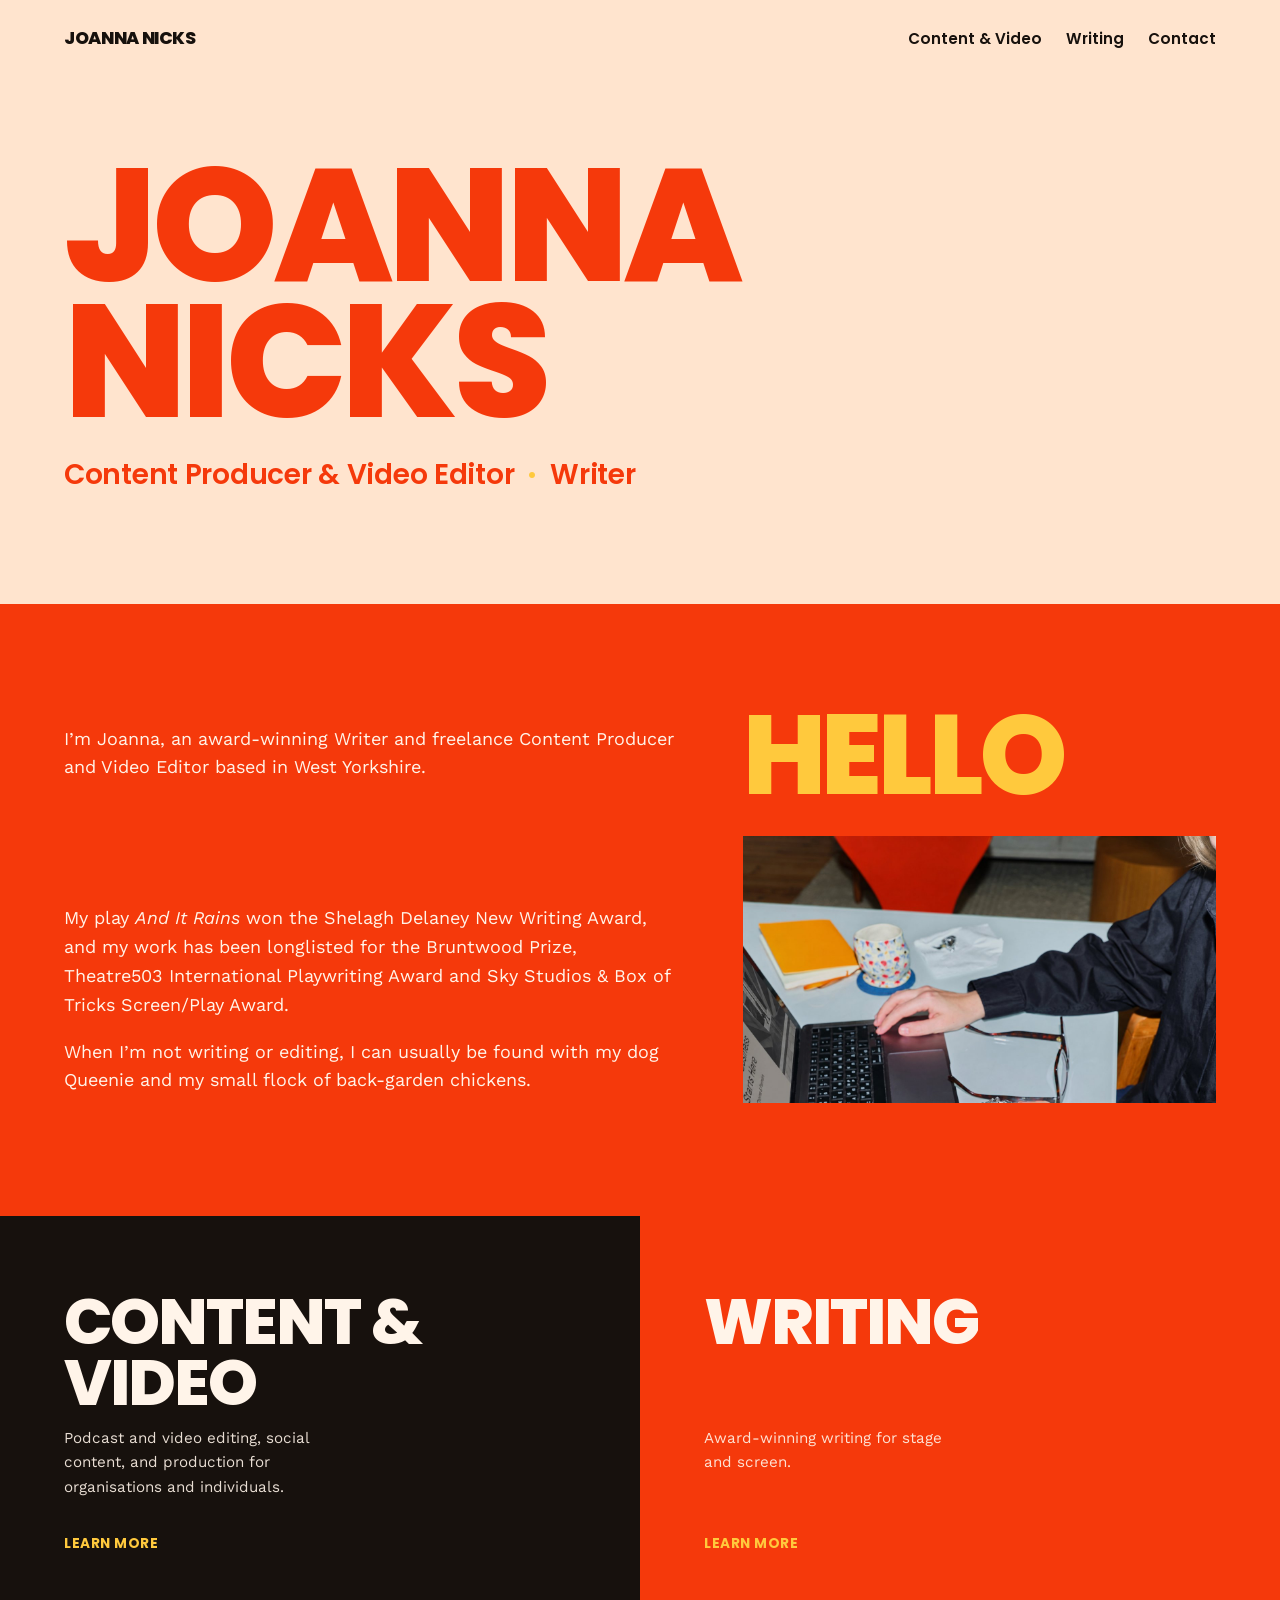
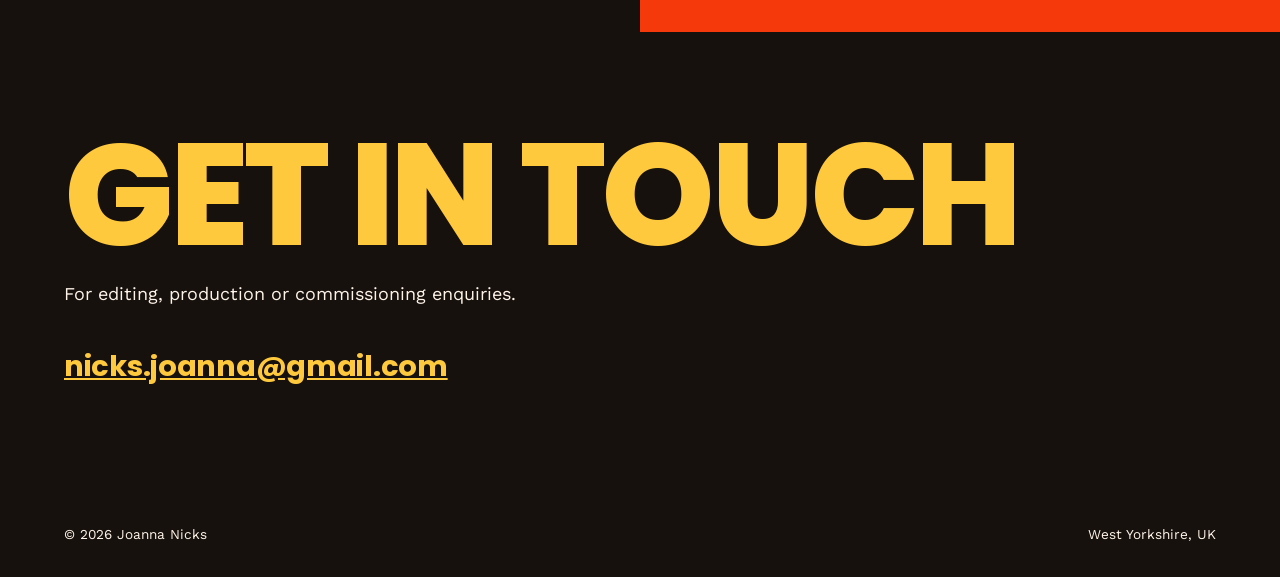
<file: index.html>
<!doctype html>
<html lang="en-GB">
<head>
<meta charset="utf-8">
<meta name="viewport" content="width=device-width, initial-scale=1">
<title>Joanna Nicks | Content Producer, Video Editor &amp; Writer</title>
<meta name="description" content="Joanna Nicks is an award-winning writer and freelance Content Producer and Video Editor based in West Yorkshire.">
<link rel="preconnect" href="https://fonts.googleapis.com">
<link rel="preconnect" href="https://fonts.gstatic.com" crossorigin>
<link href="https://fonts.googleapis.com/css2?family=Poppins:wght@600;700;800&family=Work+Sans:wght@400;500&display=swap" rel="stylesheet">
<link rel="stylesheet" href="styles.css">
<script>document.documentElement.classList.add('js')</script>
</head>
<body>

<a class="skip" href="#main">Skip to content</a>

<!-- Homepage nav. This is the only page that shows both sides of the site. -->
<header class="site">
  <a class="wordmark" href="index.html">Joanna Nicks</a>
  <nav>
    <a href="production.html">Content &amp; Video</a>
    <a href="writing.html">Writing</a>
    <a href="#contact">Contact</a>
  </nav>
</header>

<main id="main">

  <section class="hero">
    <h1>Joanna<br>Nicks</h1>
    <p class="roles"><span class="strand">Content Producer &amp; Video Editor</span><span class="dot">·</span><span class="strand">Writer</span></p>
  </section>

  <section class="band band--orange">
    <div class="bio">
      <div class="bio-text">
        <p>I’m Joanna, an award-winning Writer and freelance Content Producer and Video Editor based in West Yorkshire.</p>
        <p>I write for stage and screen, and I also work with organisations and individuals to create, shape and edit engaging digital content, from podcasts and video to social media.</p>
        <p>My play <em>And It Rains</em> won the Shelagh Delaney New Writing Award, and my work has been longlisted for the Bruntwood Prize, Theatre503 International Playwriting Award and Sky Studios &amp; Box of Tricks Screen/Play Award.</p>
        <p>When I’m not writing or editing, I can usually be found with my dog Queenie and my small flock of back-garden chickens.</p>
      </div>
      <p class="shout">Hello</p>
      <img class="bio-photo"
           src="images/joanna-desk.jpg"
           width="1400" height="788"
           alt="Joanna at a laptop on a pale desk, with an orange notebook, a patterned mug and her glasses beside her.">
    </div>
  </section>

  <!-- The fork. Each door leads into a section that stands on its own. -->
  <div class="doors">
    <a class="door door--production" href="production.html">
      <h2>Content &amp;<br>Video</h2>
      <p>Podcast and video editing, social content, and production for organisations and individuals.</p>
      <span class="go">Learn more</span>
    </a>
    <a class="door door--writing" href="writing.html">
      <h2>Writing</h2>
      <p>Award-winning writing for stage and screen.</p>
      <span class="go">Learn more</span>
    </a>
  </div>

  <section class="band band--ink contact" id="contact">
    <h2>Get in touch</h2>
    <p>For editing, production or commissioning enquiries.</p>
    <a class="email" href="mailto:nicks.joanna@gmail.com">nicks.joanna@gmail.com</a>
  </section>

</main>

<footer class="site">
  <span>© 2026 Joanna Nicks</span>
  <span>West Yorkshire, UK</span>
</footer>

<script src="reveal.js" defer></script>

</body>
</html>
</file>
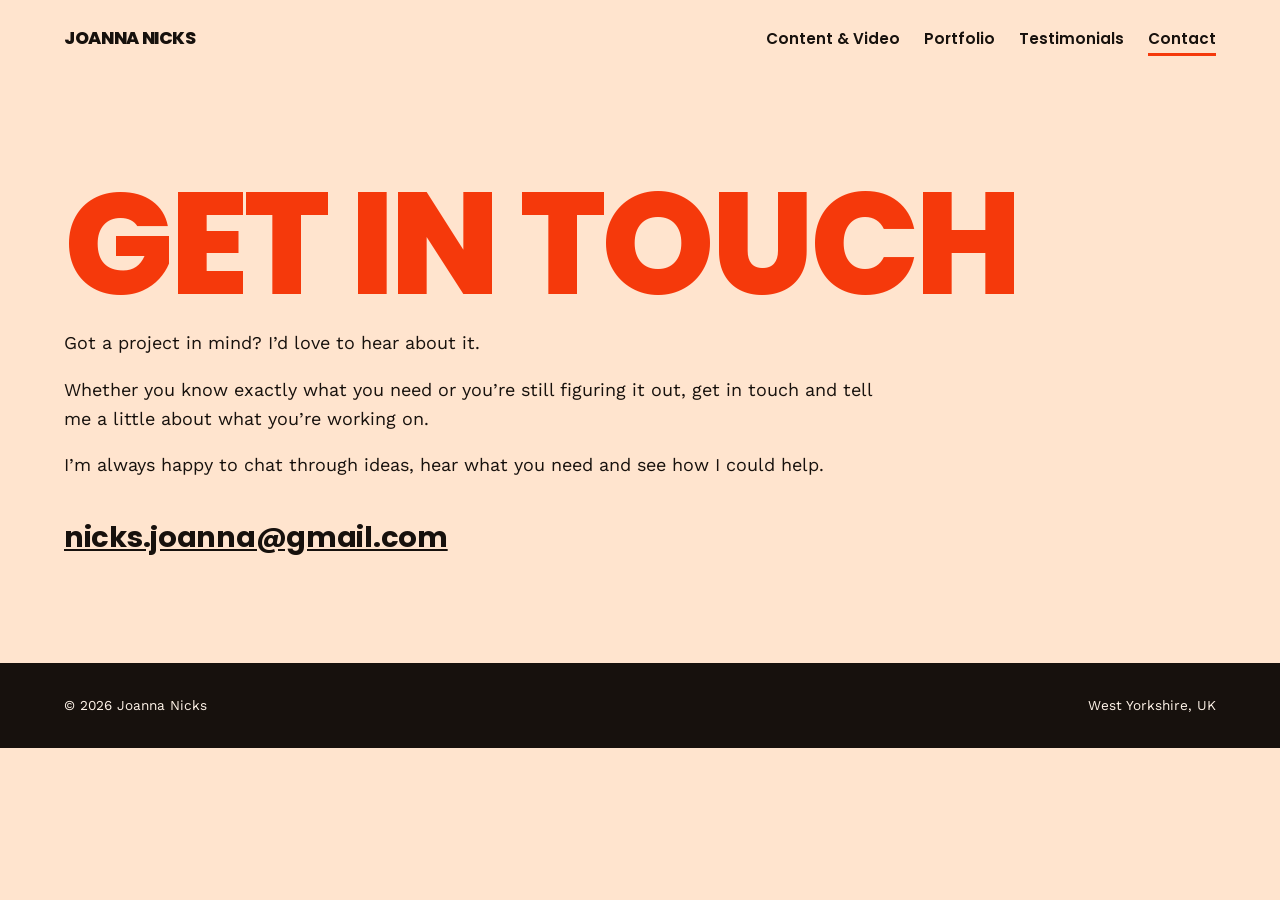
<file: production-contact.html>
<!doctype html>
<html lang="en-GB">
<head>
<meta charset="utf-8">
<meta name="viewport" content="width=device-width, initial-scale=1">
<title>Contact | Content &amp; Video | Joanna Nicks</title>
<meta name="description" content="Contact Joanna Nicks about podcast editing, video editing and content production.">
<link rel="preconnect" href="https://fonts.googleapis.com">
<link rel="preconnect" href="https://fonts.gstatic.com" crossorigin>
<link href="https://fonts.googleapis.com/css2?family=Poppins:wght@600;700;800&family=Work+Sans:wght@400;500&display=swap" rel="stylesheet">
<link rel="stylesheet" href="styles.css">
<script>document.documentElement.classList.add('js')</script>
</head>
<body>

<a class="skip" href="#main">Skip to content</a>

<header class="site">
  <a class="wordmark" href="index.html">Joanna Nicks</a>
  <nav>
    <a href="production.html">Content &amp; Video</a>
    <a href="production-portfolio.html">Portfolio</a>
    <a href="production-testimonials.html">Testimonials</a>
    <a href="production-contact.html" aria-current="page">Contact</a>
  </nav>
</header>

<main id="main">

  <section class="band band--peach contact">
    <h2>Get in touch</h2>
    <p>Got a project in mind? I’d love to hear about it.</p>
    <p>Whether you know exactly what you need or you’re still figuring it out, get in touch and tell me a little about what you’re working on.</p>
    <p>I’m always happy to chat through ideas, hear what you need and see how I could help.</p>
    <a class="email" href="mailto:nicks.joanna@gmail.com">nicks.joanna@gmail.com</a>
  </section>

</main>

<footer class="site">
  <span>© 2026 Joanna Nicks</span>
  <span>West Yorkshire, UK</span>
</footer>

<script src="reveal.js" defer></script>

</body>
</html>
</file>
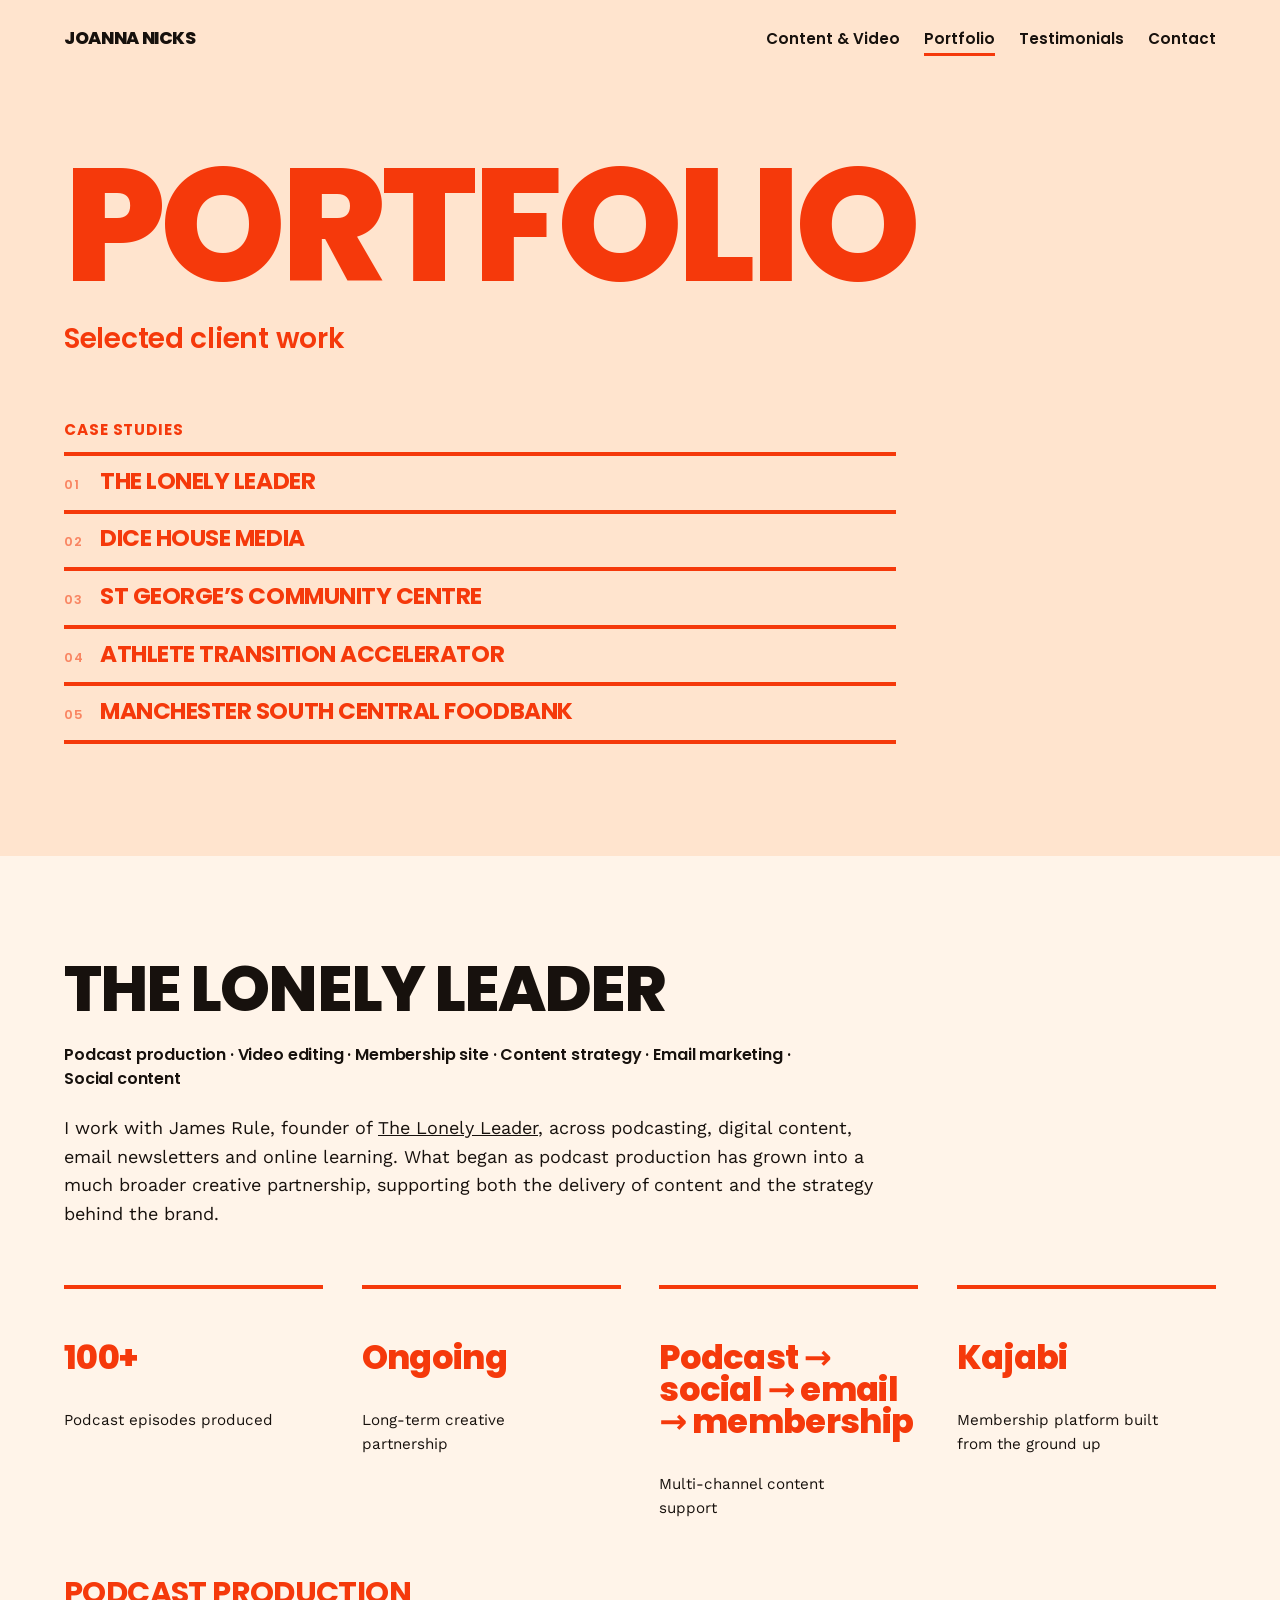
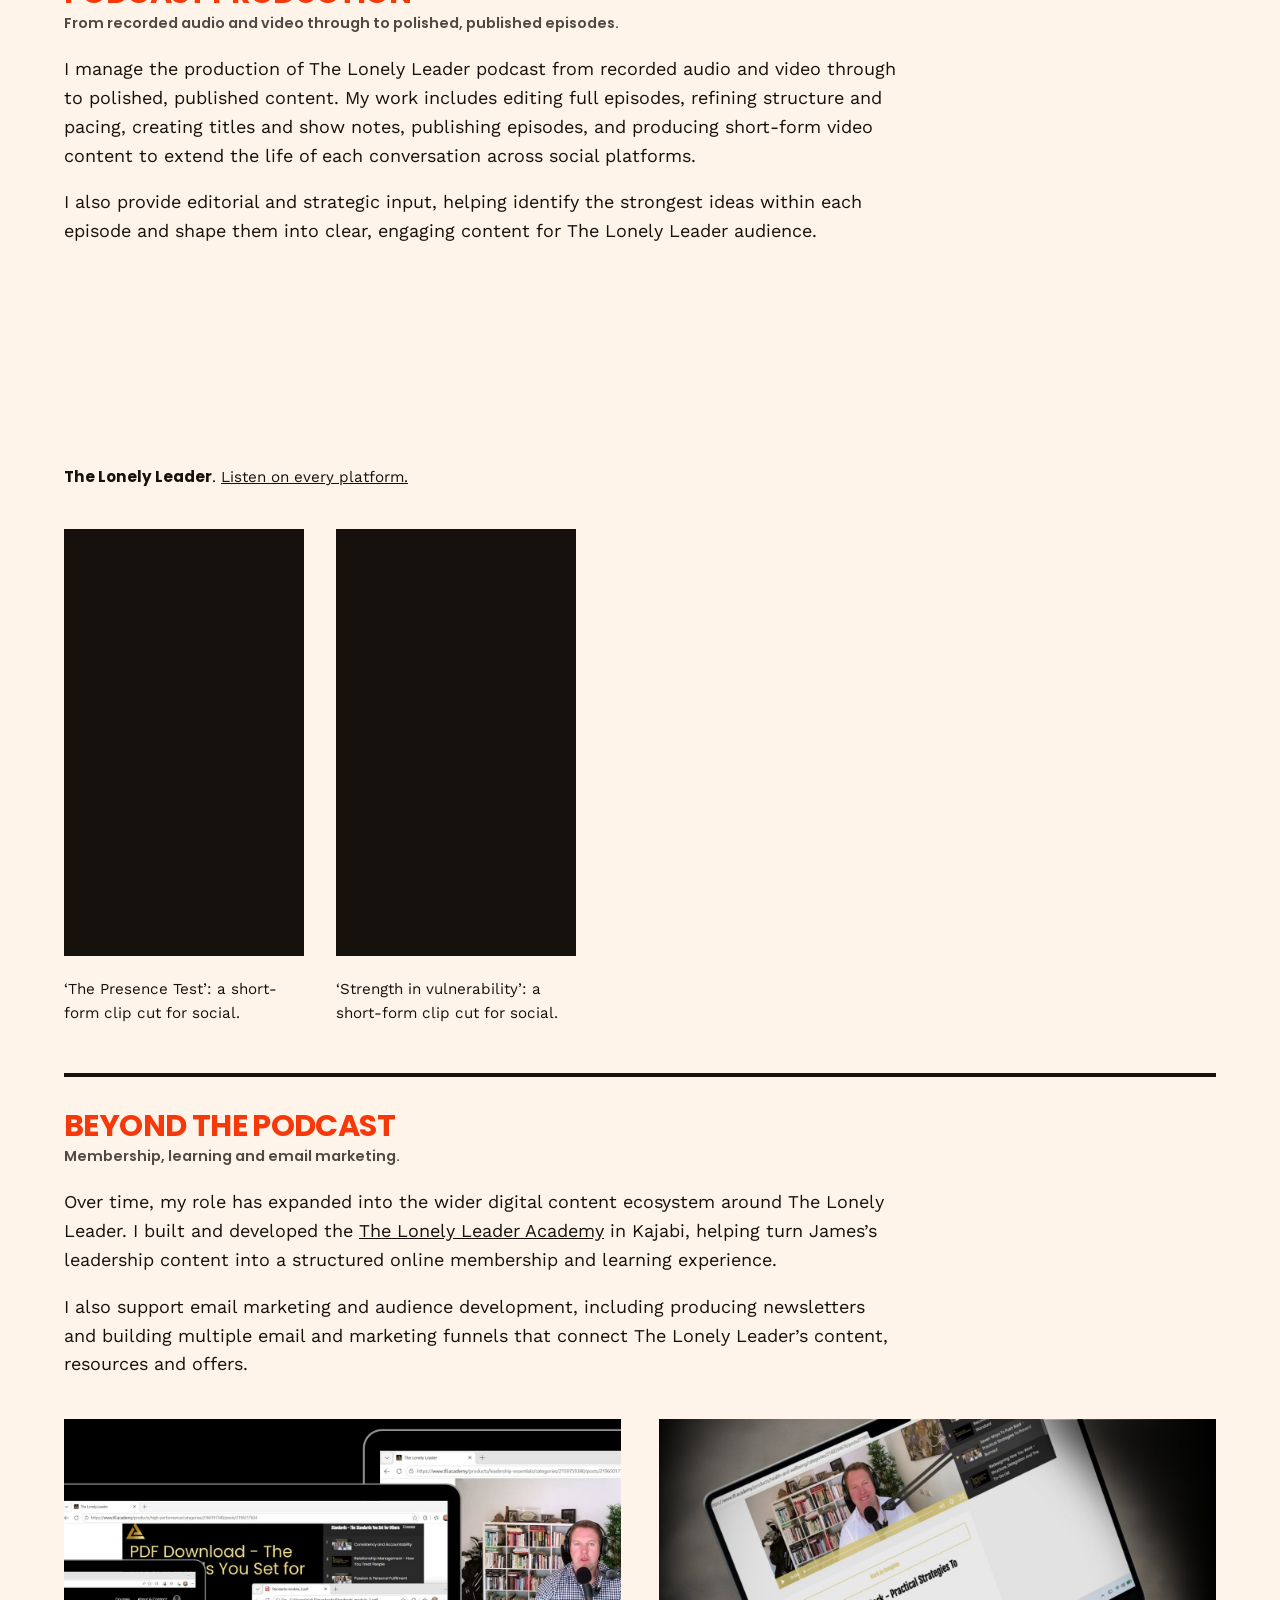
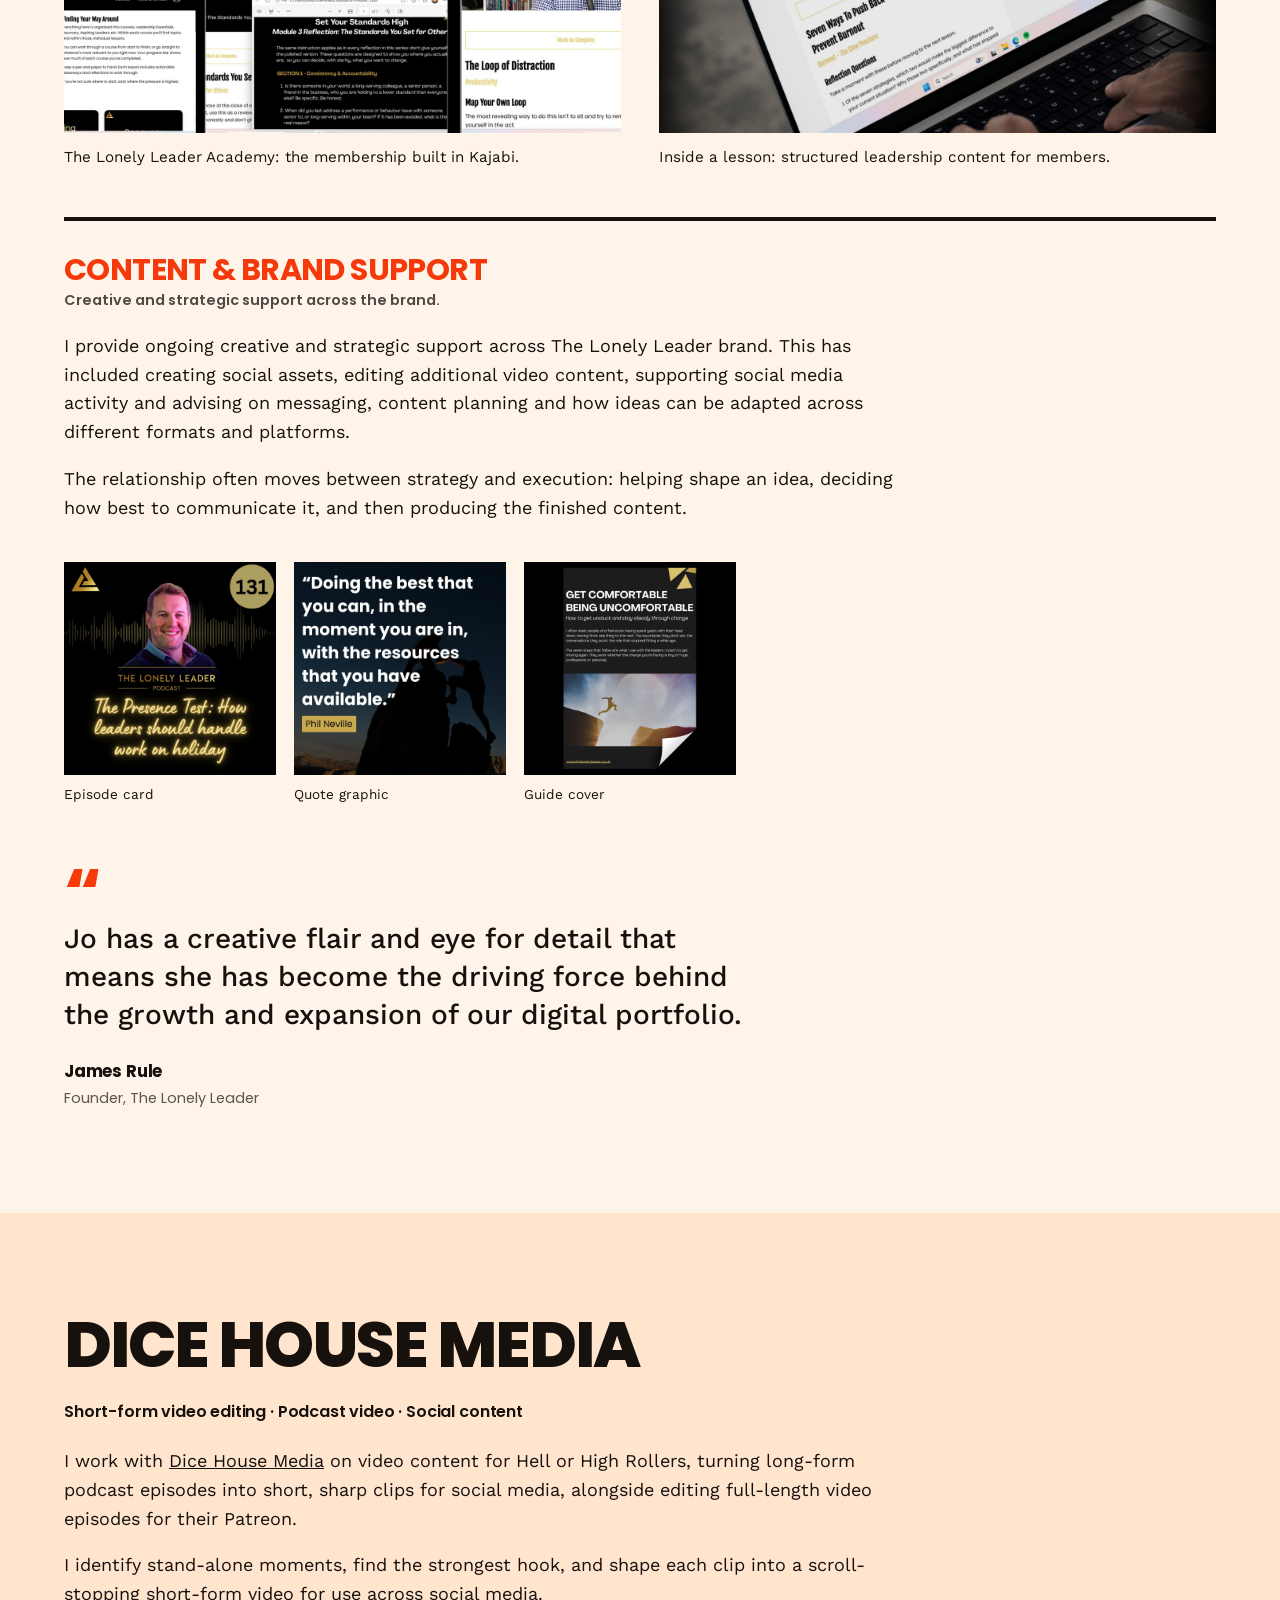
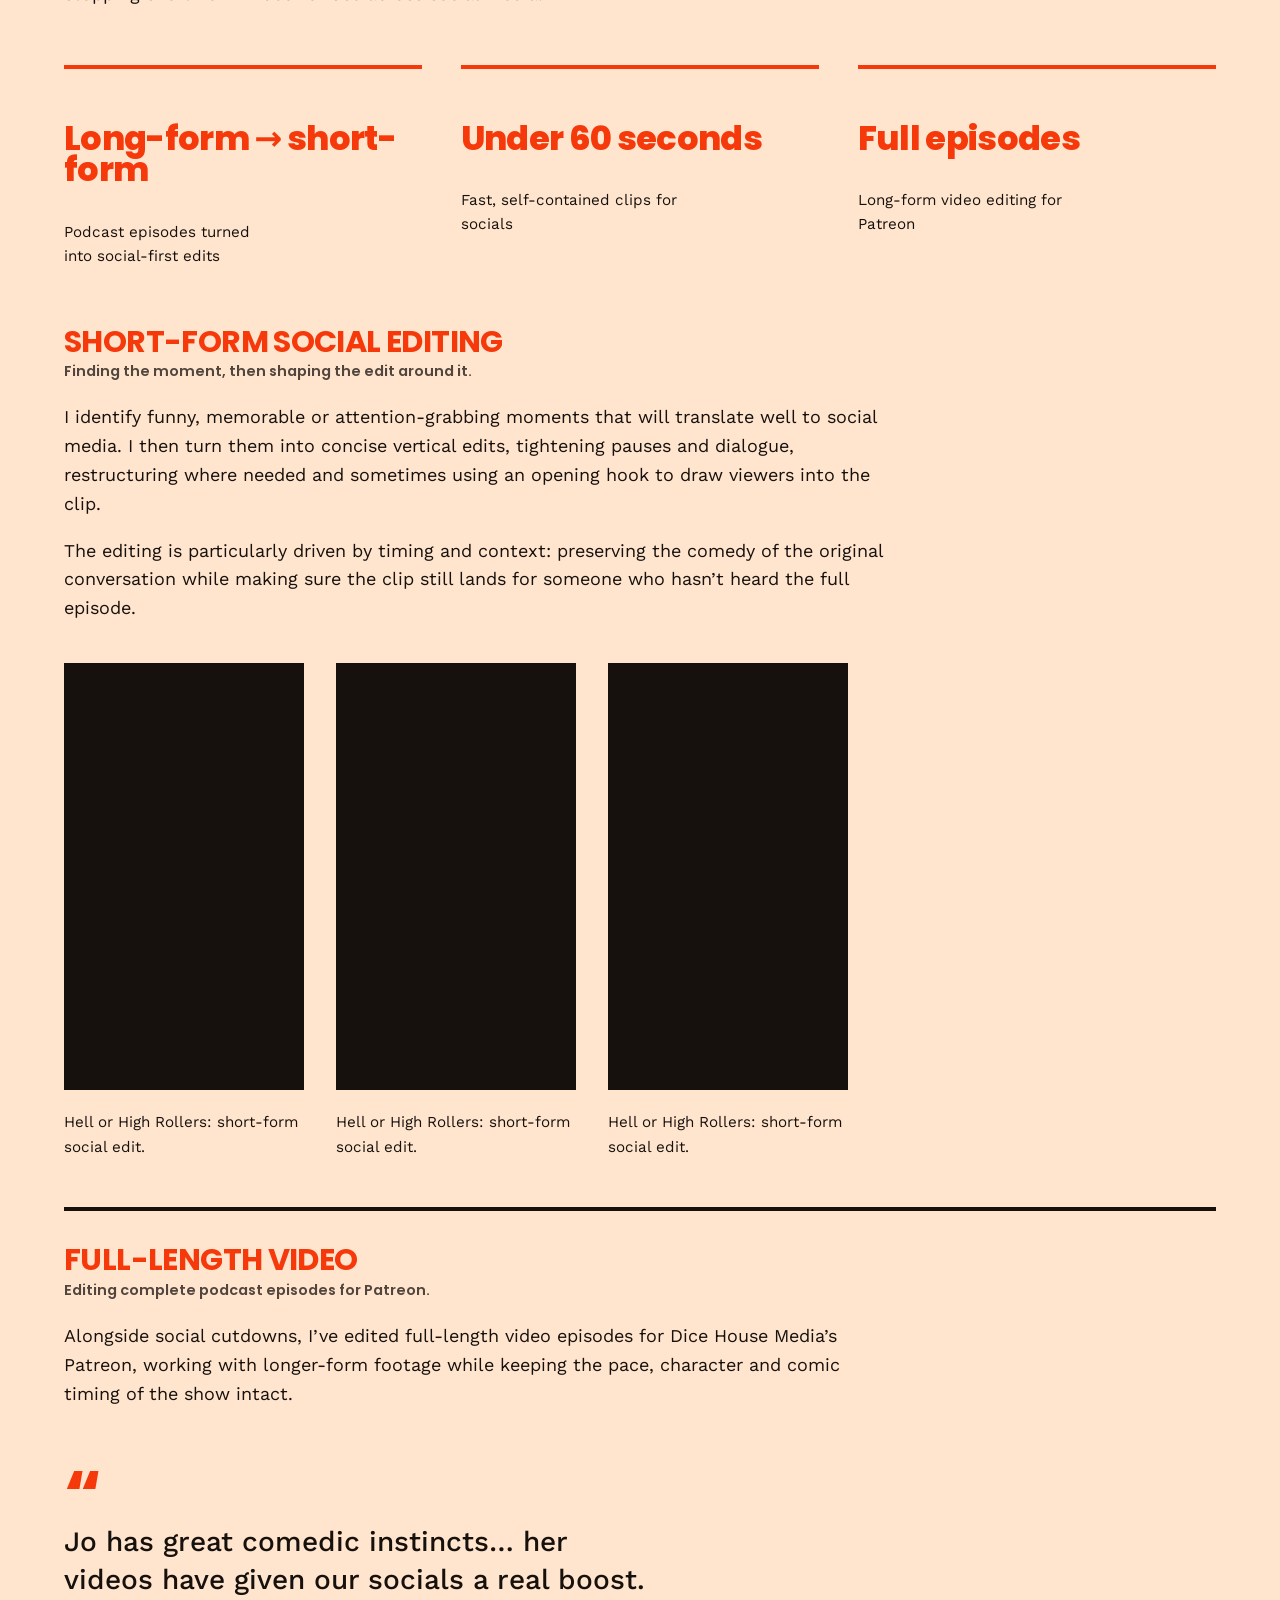
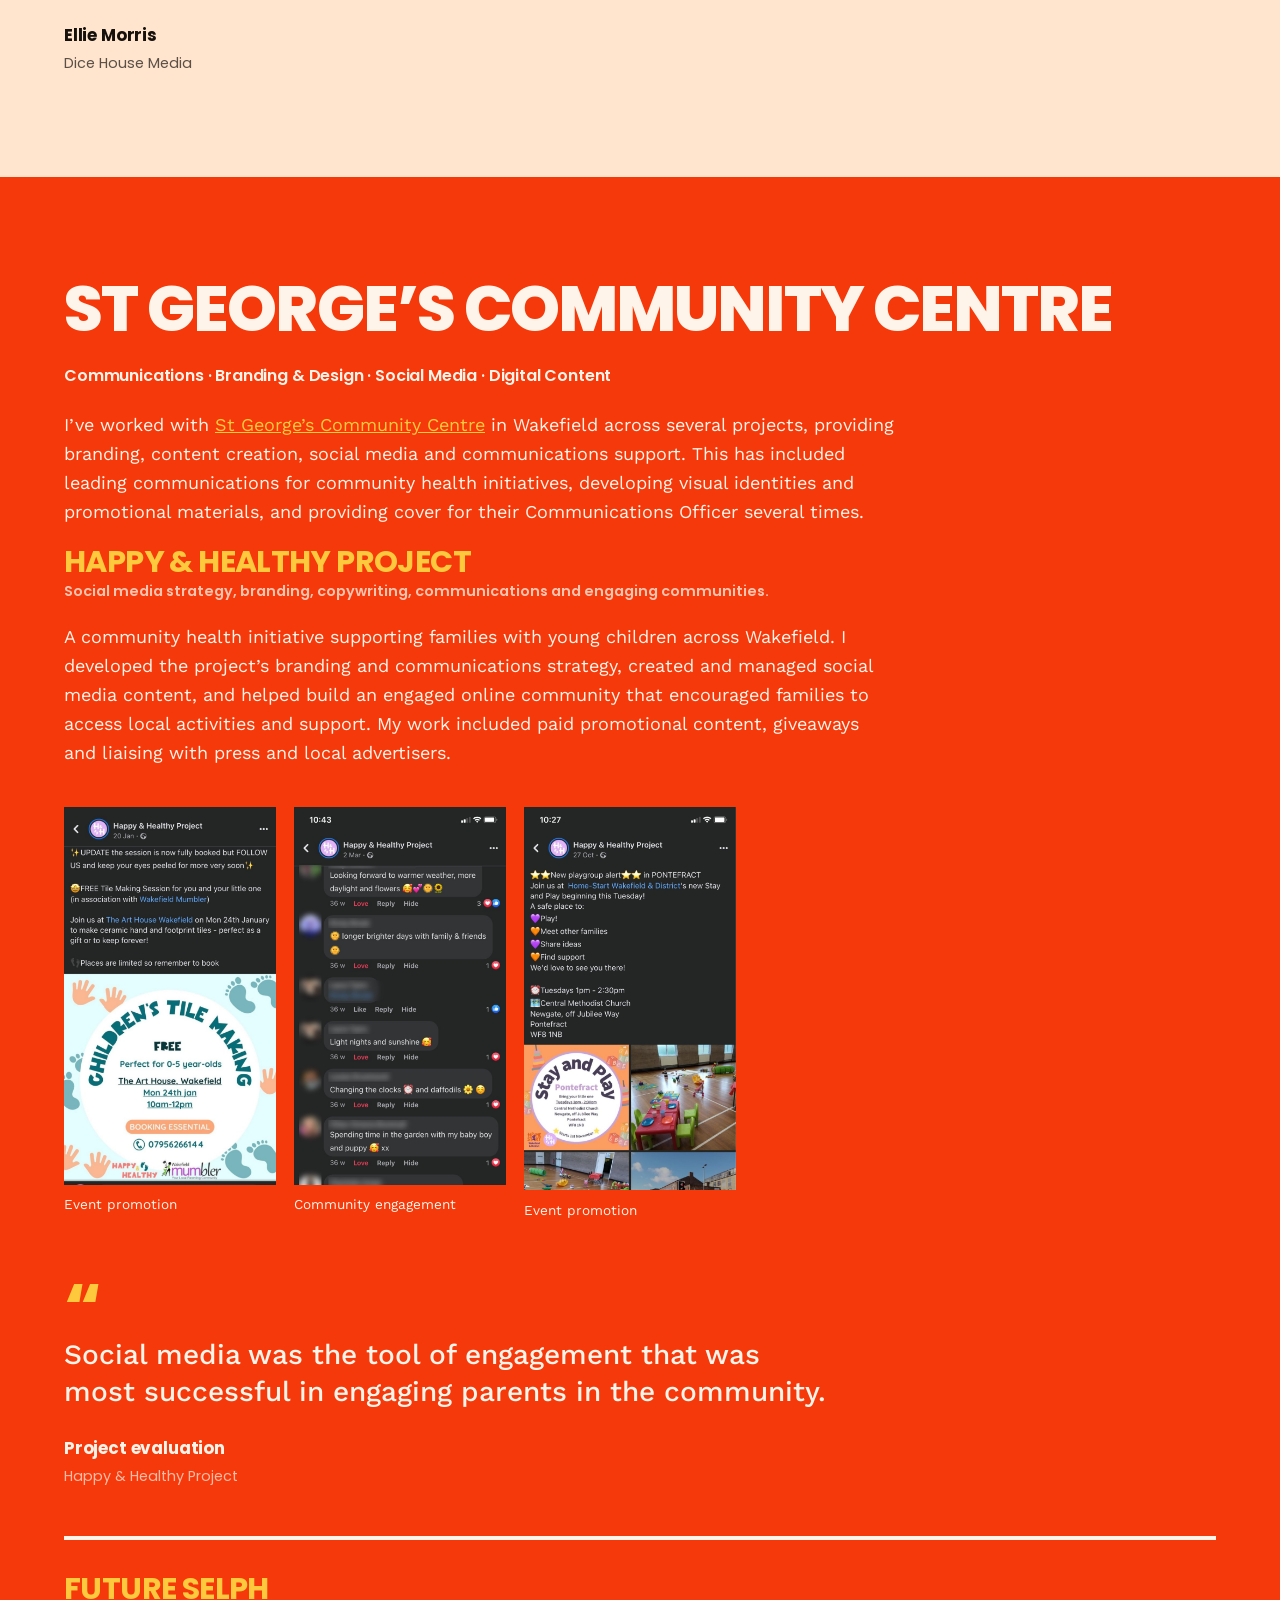
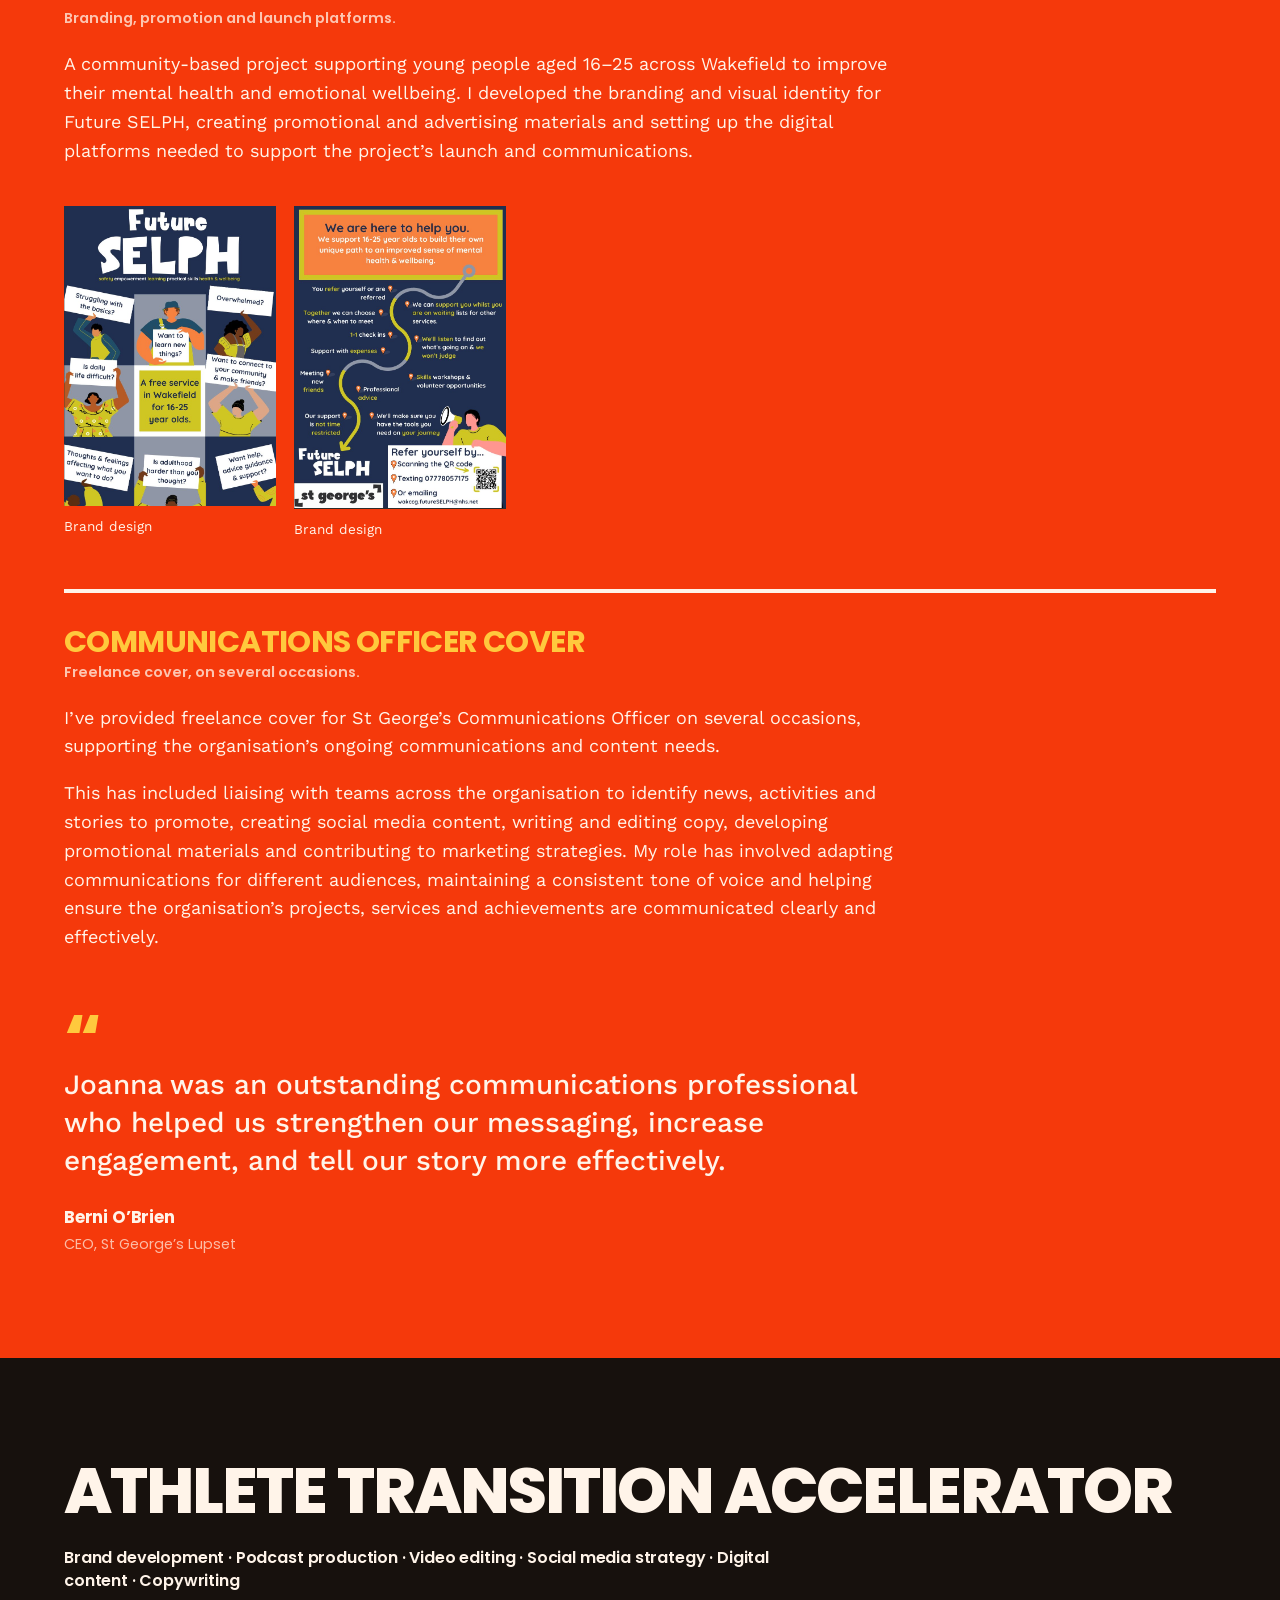
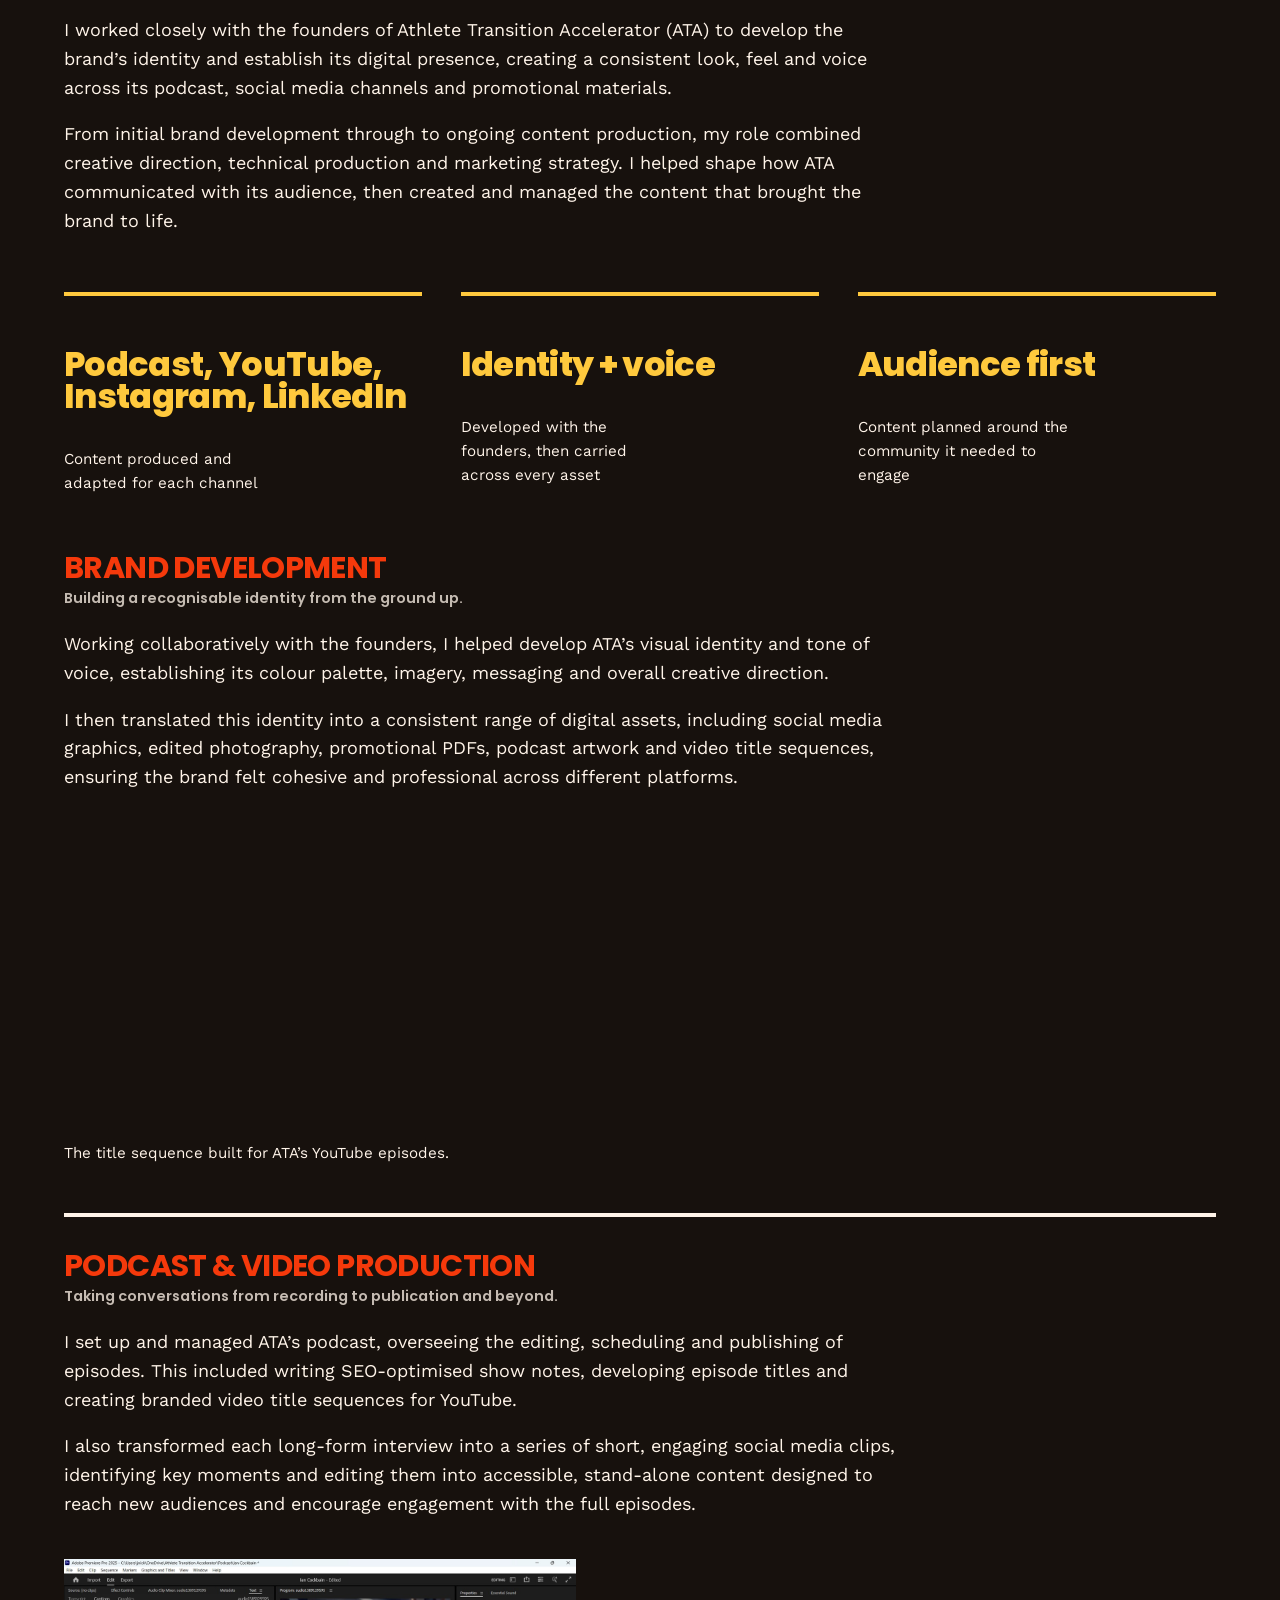
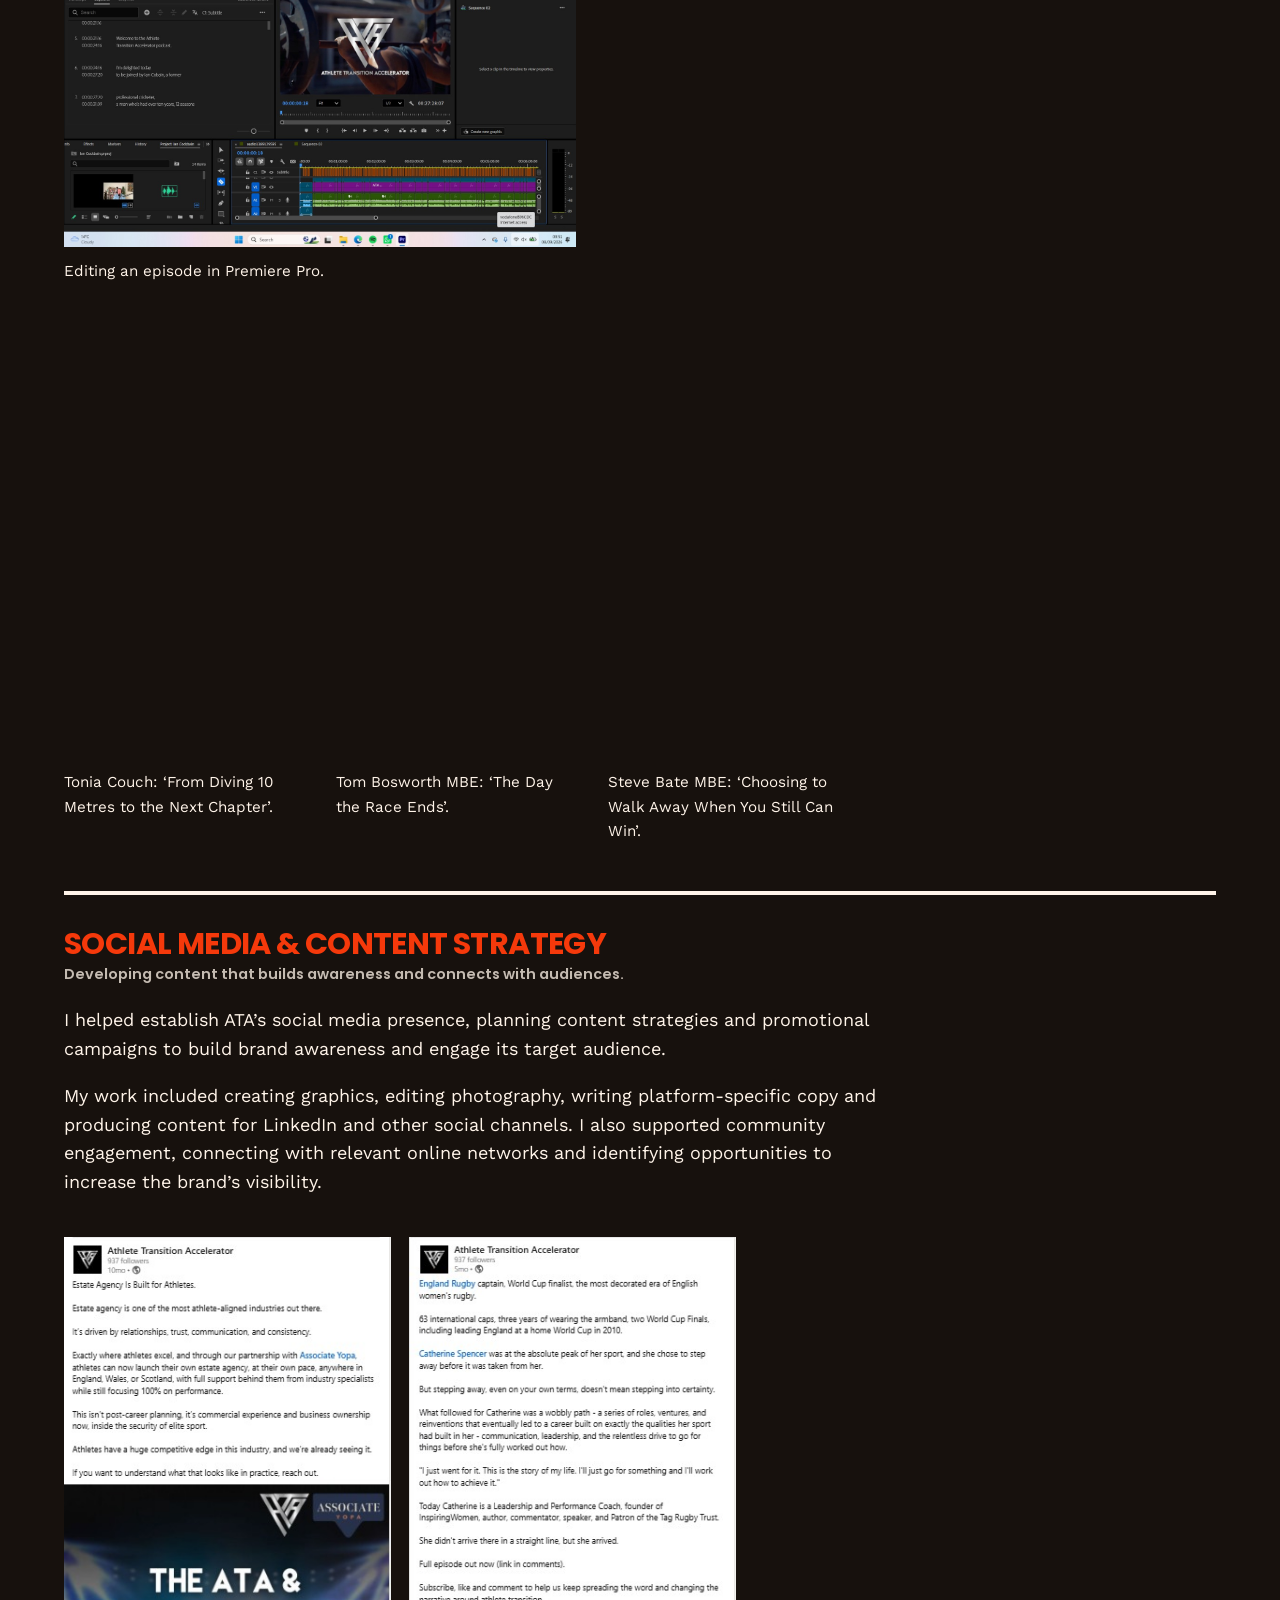
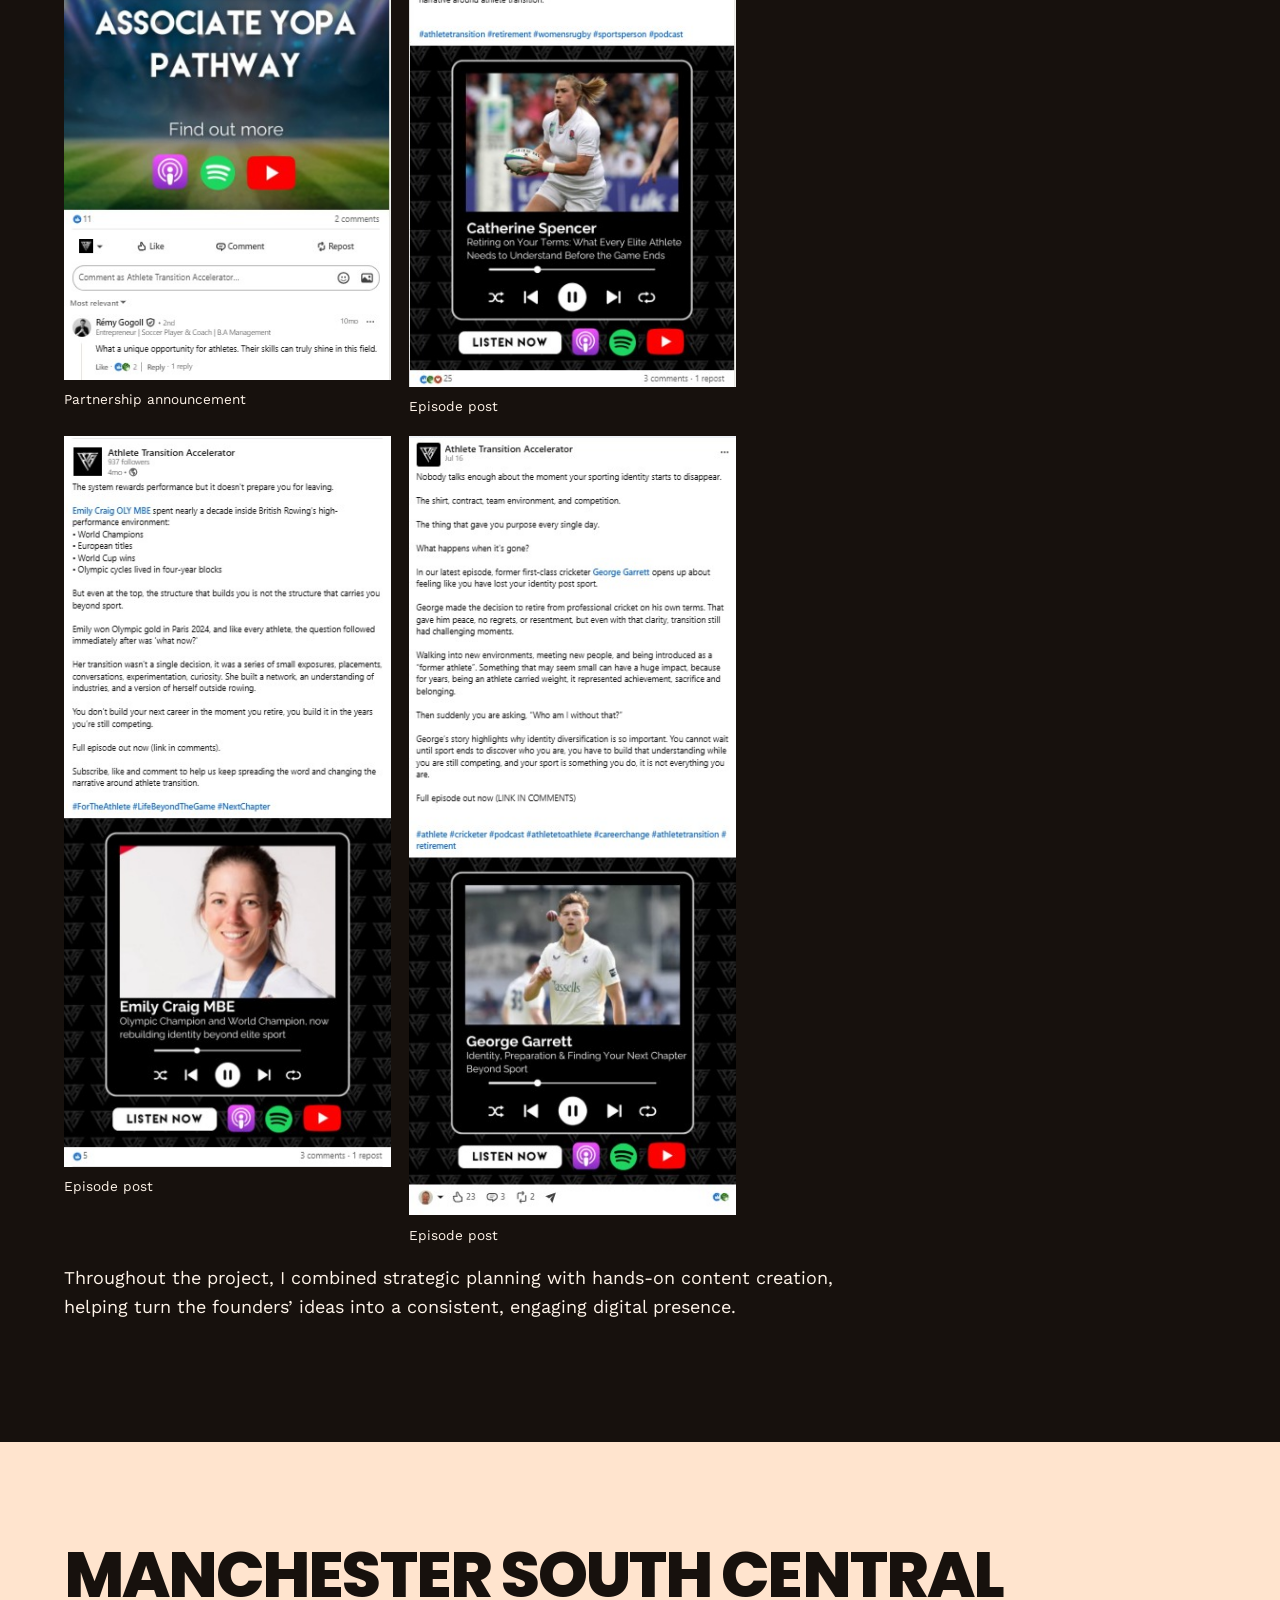
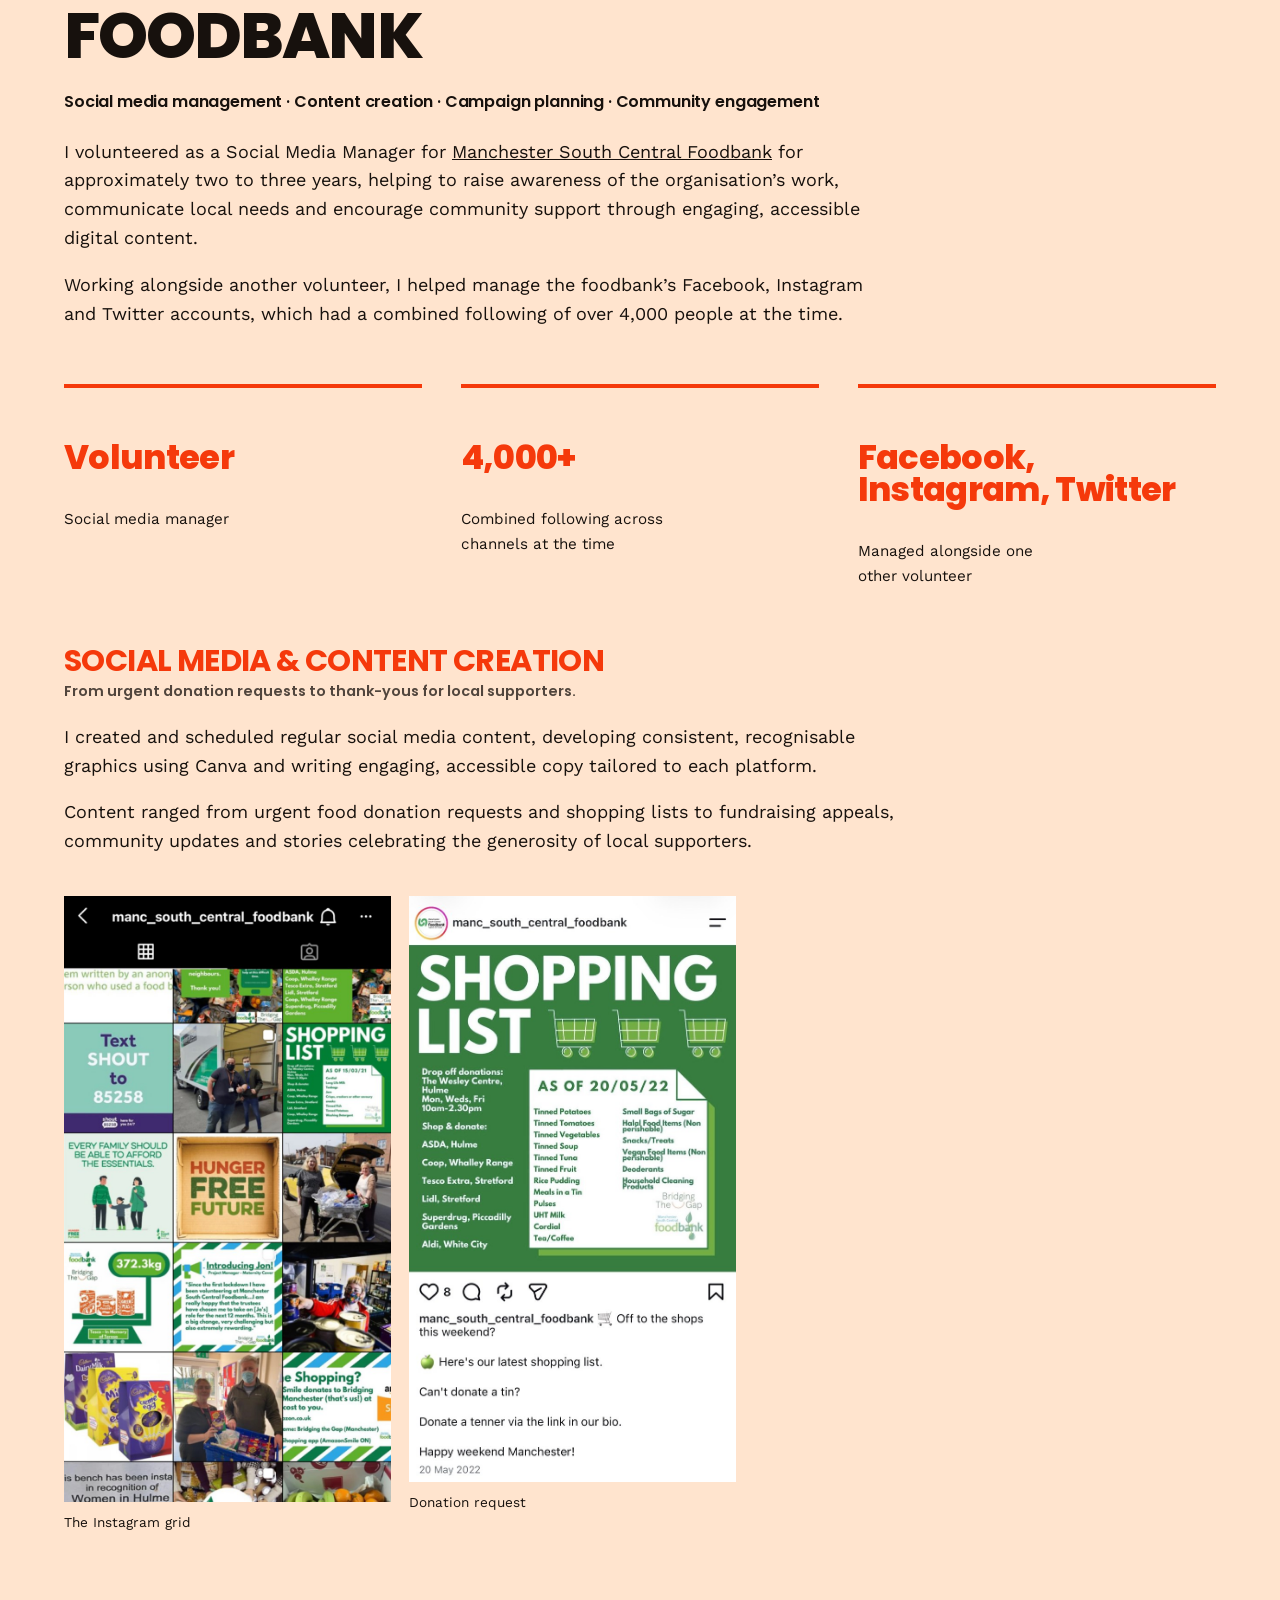
<file: production-portfolio.html>
<!doctype html>
<html lang="en-GB">
<head>
<meta charset="utf-8">
<meta name="viewport" content="width=device-width, initial-scale=1">
<title>Portfolio | Content &amp; Video | Joanna Nicks</title>
<meta name="description" content="Content and video work by Joanna Nicks: podcast production, video editing, branding and social media for The Lonely Leader, Dice House Media and more.">
<link rel="preconnect" href="https://fonts.googleapis.com">
<link rel="preconnect" href="https://fonts.gstatic.com" crossorigin>
<link href="https://fonts.googleapis.com/css2?family=Poppins:wght@600;700;800&family=Work+Sans:wght@400;500&display=swap" rel="stylesheet">
<link rel="stylesheet" href="styles.css">
<script>document.documentElement.classList.add('js')</script>
</head>
<body>

<a class="skip" href="#main">Skip to content</a>

<header class="site">
  <a class="wordmark" href="index.html">Joanna Nicks</a>
  <nav>
    <a href="production.html">Content &amp; Video</a>
    <a href="production-portfolio.html" aria-current="page">Portfolio</a>
    <a href="production-testimonials.html">Testimonials</a>
    <a href="production-contact.html">Contact</a>
  </nav>
</header>

<main id="main">

  <section class="hero">
    <h1>Portfolio</h1>
    <p class="roles">Selected client work</p>

    <!-- Jump-to index. One <li> per client, in the same order as the case
         studies below. To add a client: copy a line, change the name and the
         #id, and give that client's <section> the matching id. -->
    <nav class="index" aria-labelledby="index-title">
      <h2 id="index-title">Case studies</h2>
      <ol>
        <li><a href="#the-lonely-leader"><span class="name">The Lonely Leader</span></a></li>
        <li><a href="#dice-house-media"><span class="name">Dice House Media</span></a></li>
        <li><a href="#st-georges-community-centre"><span class="name">St George’s Community Centre</span></a></li>
        <li><a href="#athlete-transition-accelerator"><span class="name">Athlete Transition Accelerator</span></a></li>
        <li><a href="#manchester-south-central-foodbank"><span class="name">Manchester South Central Foodbank</span></a></li>
      </ol>
    </nav>
  </section>

  <!-- ============================================================
       CASE STUDY: The Lonely Leader
       One client = one band = one colour, so it reads as a single
       section. To add the next client, copy this whole <section>,
       change band--cream to the next colour (band--peach, then
       band--orange, then band--ink) and swap the words, images and
       embeds. The stat figures, strand titles and quote mark all
       recolour themselves to suit the band.
       ============================================================ -->
  <section id="the-lonely-leader" tabindex="-1" class="band band--cream">

    <h2>The Lonely Leader</h2>
    <p class="credits">Podcast production · Video editing · Membership site · Content strategy · Email marketing · Social content</p>
    <p>I work with James Rule, founder of <a href="https://www.thelonelyleader.co.uk/" target="_blank" rel="noopener">The Lonely Leader</a>, across podcasting, digital content, email newsletters and online learning. What began as podcast production has grown into a much broader creative partnership, supporting both the delivery of content and the strategy behind the brand.</p>

    <!-- Stats row. To add or change one, edit a <div class="stat"> block:
         the .figure is the headline, the .label the line beneath. -->
    <div class="stats">
      <div class="stat">
        <p class="figure">100+</p>
        <p class="label">Podcast episodes produced</p>
      </div>
      <div class="stat">
        <p class="figure">Ongoing</p>
        <p class="label">Long-term creative partnership</p>
      </div>
      <div class="stat">
        <p class="figure">Podcast → social → email → membership</p>
        <p class="label">Multi-channel content support</p>
      </div>
      <div class="stat">
        <p class="figure">Kajabi</p>
        <p class="label">Membership platform built from the ground up</p>
      </div>
    </div>

    <!-- Strand 1: Podcast production. Each strand is an <article class="work">;
         the rule between them is drawn by the .work border, so they read as
         parts of one section rather than separate bands. -->
    <article class="work">
      <h3>Podcast Production</h3>
      <p class="form">From recorded audio and video through to polished, published episodes.</p>
      <p>I manage the production of The Lonely Leader podcast from recorded audio and video through to polished, published content. My work includes editing full episodes, refining structure and pacing, creating titles and show notes, publishing episodes, and producing short-form video content to extend the life of each conversation across social platforms.</p>
      <p>I also provide editorial and strategic input, helping identify the strongest ideas within each episode and shape them into clear, engaging content for The Lonely Leader audience.</p>

      <!-- Two recent episodes, played in the page (Apple Podcasts). No like or
           view counts. To change an episode, edit the ?i= number in the src;
           that is the episode's id on Apple. -->
      <div class="episodes">
        <iframe title="The Lonely Leader: ‘What your team say when you’re not in the room’ on Apple Podcasts"
          allow="autoplay *; encrypted-media *;" height="175"
          sandbox="allow-forms allow-popups allow-same-origin allow-scripts allow-storage-access-by-user-activation allow-top-navigation-by-user-activation"
          src="https://embed.podcasts.apple.com/gb/podcast/id1726730318?i=1000785630289"></iframe>
        <iframe title="The Lonely Leader: ‘The Morning Belongs to You’ on Apple Podcasts"
          allow="autoplay *; encrypted-media *;" height="175"
          sandbox="allow-forms allow-popups allow-same-origin allow-scripts allow-storage-access-by-user-activation allow-top-navigation-by-user-activation"
          src="https://embed.podcasts.apple.com/gb/podcast/id1726730318?i=1000782069934"></iframe>
      </div>
      <p class="caption"><strong>The Lonely Leader</strong>. <a href="https://pod.link/1726730318" target="_blank" rel="noopener">Listen on every platform.</a></p>

      <!-- Short-form clips. Vertical (9:16) YouTube embeds. To add another,
           copy a <figure> and change the video id after /embed/ and the
           caption. rel=0 stops YouTube touting other channels' videos. -->
      <div class="clips">
        <figure>
          <iframe class="embed embed--vertical" title="‘The Presence Test’, The Lonely Leader"
            src="https://www.youtube.com/embed/F092EYO8C3U?rel=0"
            allow="accelerometer; autoplay; clipboard-write; encrypted-media; gyroscope; picture-in-picture; web-share"
            allowfullscreen loading="lazy"></iframe>
          <figcaption class="caption">‘The Presence Test’: a short-form clip cut for social.</figcaption>
        </figure>
        <figure>
          <iframe class="embed embed--vertical" title="‘Strength in vulnerability’, The Lonely Leader"
            src="https://www.youtube.com/embed/4MEXjTOMRqo?rel=0"
            allow="accelerometer; autoplay; clipboard-write; encrypted-media; gyroscope; picture-in-picture; web-share"
            allowfullscreen loading="lazy"></iframe>
          <figcaption class="caption">‘Strength in vulnerability’: a short-form clip cut for social.</figcaption>
        </figure>
      </div>
    </article>

    <!-- Strand 2: Beyond the podcast -->
    <article class="work">
      <h3>Beyond the podcast</h3>
      <p class="form">Membership, learning and email marketing.</p>
      <p>Over time, my role has expanded into the wider digital content ecosystem around The Lonely Leader. I built and developed the <a href="https://www.tll.academy/" target="_blank" rel="noopener">The Lonely Leader Academy</a> in Kajabi, helping turn James’s leadership content into a structured online membership and learning experience.</p>
      <p>I also support email marketing and audience development, including producing newsletters and building multiple email and marketing funnels that connect The Lonely Leader’s content, resources and offers.</p>

      <!-- The Academy. To add newsletter or funnel examples, add more
           <figure class="media"> blocks in this grid, each with an <img>
           (set width, height and a descriptive alt) and a <figcaption>. -->
      <div class="grid">
        <figure class="media">
          <img src="images/cv-lonely-leader-course-01.jpg" width="1400" height="788" alt="The Lonely Leader online course shown across a browser, a tablet and a PDF.">
          <figcaption class="caption">The Lonely Leader Academy: the membership built in Kajabi.</figcaption>
        </figure>
        <figure class="media">
          <img src="images/cv-lonely-leader-course-02.jpg" width="1400" height="788" alt="The Lonely Leader course open on a laptop, a ‘Seven Ways to Push Back’ lesson on preventing burnout.">
          <figcaption class="caption">Inside a lesson: structured leadership content for members.</figcaption>
        </figure>
      </div>
    </article>

    <!-- Strand 3: Content & brand support -->
    <article class="work">
      <h3>Content &amp; brand support</h3>
      <p class="form">Creative and strategic support across the brand.</p>
      <p>I provide ongoing creative and strategic support across The Lonely Leader brand. This has included creating social assets, editing additional video content, supporting social media activity and advising on messaging, content planning and how ideas can be adapted across different formats and platforms.</p>
      <p>The relationship often moves between strategy and execution: helping shape an idea, deciding how best to communicate it, and then producing the finished content.</p>

      <!-- A few social assets, kept small in a row of three. To add another,
           copy a <figure> and set the image's width, height and a
           descriptive alt. -->
      <div class="social">
        <figure>
          <img src="images/cv-lonely-leader-episode-card.jpg" width="1080" height="1080" alt="The Lonely Leader podcast episode card, number 131, ‘The Presence Test: How leaders should handle work on holiday’, with James Rule’s photo over a gold soundwave.">
          <figcaption class="caption">Episode card</figcaption>
        </figure>
        <figure>
          <img src="images/cv-lonely-leader-quote.jpg" width="1080" height="1080" alt="A shareable quote graphic reading ‘Doing the best that you can, in the moment you are in, with the resources that you have available,’ attributed to Phil Neville, over a photo of two climbers at dusk.">
          <figcaption class="caption">Quote graphic</figcaption>
        </figure>
        <figure>
          <img src="images/cv-lonely-leader-guide.jpg" width="1200" height="1200" alt="Cover of The Lonely Leader’s downloadable guide, ‘Get Comfortable Being Uncomfortable: how to get unstuck and stay steady through change’.">
          <figcaption class="caption">Guide cover</figcaption>
        </figure>
      </div>
    </article>

    <!-- Client quote. Swap the words for James's strongest testimonial when
         you have it. -->
    <figure class="pull-quote">
      <blockquote>Jo has a creative flair and eye for detail that means she has become the driving force behind the growth and expansion of our digital portfolio.</blockquote>
      <figcaption>
        <span class="who">James Rule</span>
        <span class="role">Founder, The Lonely Leader</span>
      </figcaption>
    </figure>

  </section>
  <!-- END CASE STUDY: The Lonely Leader -->

  <!-- ============================================================
       CASE STUDY: Dice House Media
       Same layout as The Lonely Leader above, on the next colour.
       ============================================================ -->
  <section id="dice-house-media" tabindex="-1" class="band band--peach">

    <h2>Dice House Media</h2>
    <p class="credits">Short-form video editing · Podcast video · Social content</p>
    <p>I work with <a href="https://dicehousemedia.com/" target="_blank" rel="noopener">Dice House Media</a> on video content for Hell or High Rollers, turning long-form podcast episodes into short, sharp clips for social media, alongside editing full-length video episodes for their Patreon.</p>
    <p>I identify stand-alone moments, find the strongest hook, and shape each clip into a scroll-stopping short-form video for use across social media.</p>

    <!-- Stats row. Three blocks, so stats--three spreads them evenly. -->
    <div class="stats stats--three">
      <div class="stat">
        <p class="figure">Long-form → short-form</p>
        <p class="label">Podcast episodes turned into social-first edits</p>
      </div>
      <div class="stat">
        <p class="figure">Under 60 seconds</p>
        <p class="label">Fast, self-contained clips for socials</p>
      </div>
      <div class="stat">
        <p class="figure">Full episodes</p>
        <p class="label">Long-form video editing for Patreon</p>
      </div>
    </div>

    <!-- Strand 1: Short-form social editing -->
    <article class="work">
      <h3>Short-form social editing</h3>
      <p class="form">Finding the moment, then shaping the edit around it.</p>
      <p>I identify funny, memorable or attention-grabbing moments that will translate well to social media. I then turn them into concise vertical edits, tightening pauses and dialogue, restructuring where needed and sometimes using an opening hook to draw viewers into the clip.</p>
      <p>The editing is particularly driven by timing and context: preserving the comedy of the original conversation while making sure the clip still lands for someone who hasn’t heard the full episode.</p>

      <!-- Short-form clips. Vertical (9:16) YouTube embeds. To add another,
           copy a <figure> and change the video id after /embed/ and the
           caption. -->
      <div class="clips">
        <figure>
          <iframe class="embed embed--vertical" title="Hell or High Rollers short-form clip, Dice House Media"
            src="https://www.youtube.com/embed/hzRw4DsVCzk?rel=0"
            allow="accelerometer; autoplay; clipboard-write; encrypted-media; gyroscope; picture-in-picture; web-share"
            allowfullscreen loading="lazy"></iframe>
          <figcaption class="caption">Hell or High Rollers: short-form social edit.</figcaption>
        </figure>
        <figure>
          <iframe class="embed embed--vertical" title="Hell or High Rollers short-form clip, Dice House Media"
            src="https://www.youtube.com/embed/gFy2JH1SFK8?rel=0"
            allow="accelerometer; autoplay; clipboard-write; encrypted-media; gyroscope; picture-in-picture; web-share"
            allowfullscreen loading="lazy"></iframe>
          <figcaption class="caption">Hell or High Rollers: short-form social edit.</figcaption>
        </figure>
        <figure>
          <iframe class="embed embed--vertical" title="Hell or High Rollers short-form clip, Dice House Media"
            src="https://www.youtube.com/embed/U2dKdA9HXSw?rel=0"
            allow="accelerometer; autoplay; clipboard-write; encrypted-media; gyroscope; picture-in-picture; web-share"
            allowfullscreen loading="lazy"></iframe>
          <figcaption class="caption">Hell or High Rollers: short-form social edit.</figcaption>
        </figure>
      </div>
    </article>

    <!-- Strand 2: Full-length video -->
    <article class="work">
      <h3>Full-length video</h3>
      <p class="form">Editing complete podcast episodes for Patreon.</p>
      <p>Alongside social cutdowns, I’ve edited full-length video episodes for Dice House Media’s Patreon, working with longer-form footage while keeping the pace, character and comic timing of the show intact.</p>
    </article>

    <!-- Client quote -->
    <figure class="pull-quote">
      <blockquote>Jo has great comedic instincts… her videos have given our socials a real boost.</blockquote>
      <figcaption>
        <span class="who">Ellie Morris</span>
        <span class="role">Dice House Media</span>
      </figcaption>
    </figure>

  </section>
  <!-- END CASE STUDY: Dice House Media -->

  <!-- ============================================================
       CASE STUDY: St George's Community Centre
       Same layout again, on the next colour. Each project is its own
       <article class="work"> strand.
       ============================================================ -->
  <section id="st-georges-community-centre" tabindex="-1" class="band band--orange">

    <h2>St George’s Community Centre</h2>
    <p class="credits">Communications · Branding &amp; Design · Social Media · Digital Content</p>
    <p>I’ve worked with <a href="https://stgeorgeslupset.org.uk/" target="_blank" rel="noopener">St George’s Community Centre</a> in Wakefield across several projects, providing branding, content creation, social media and communications support. This has included leading communications for community health initiatives, developing visual identities and promotional materials, and providing cover for their Communications Officer several times.</p>

    <!-- Strand 1: Happy & Healthy Project -->
    <article class="work">
      <h3>Happy &amp; Healthy Project</h3>
      <p class="form">Social media strategy, branding, copywriting, communications and engaging communities.</p>
      <p>A community health initiative supporting families with young children across Wakefield. I developed the project’s branding and communications strategy, created and managed social media content, and helped build an engaged online community that encouraged families to access local activities and support. My work included paid promotional content, giveaways and liaising with press and local advertisers.</p>

      <!-- Facebook posts, kept small in a row of three. To add another,
           copy a <figure> and set the image's width, height and a
           descriptive alt. -->
      <div class="social">
        <figure>
          <img src="images/cv-stgeorges-hh-tilemaking.jpg" width="788" height="1400" alt="A Happy &amp; Healthy Project Facebook post promoting a free children’s tile making session at The Art House, Wakefield, run with Wakefield Mumbler, updated to say the session is fully booked.">
          <figcaption class="caption">Event promotion</figcaption>
        </figure>
        <figure>
          <img src="images/cv-stgeorges-hh-comments.jpg" width="788" height="1400" alt="Comments on a Happy &amp; Healthy Project Facebook post, with parents sharing what they’re looking forward to in spring. Names and photos are blurred.">
          <figcaption class="caption">Community engagement</figcaption>
        </figure>
        <figure>
          <img src="images/cv-stgeorges-hh-stayandplay.jpg" width="777" height="1400" alt="A Happy &amp; Healthy Project Facebook post announcing a new Stay and Play group in Pontefract with Home-Start Wakefield &amp; District, with a graphic and photos of the play hall.">
          <figcaption class="caption">Event promotion</figcaption>
        </figure>
      </div>
    </article>

    <!-- Quote from the Happy & Healthy Project evaluation -->
    <figure class="pull-quote">
      <blockquote>Social media was the tool of engagement that was most successful in engaging parents in the community.</blockquote>
      <figcaption>
        <span class="who">Project evaluation</span>
        <span class="role">Happy &amp; Healthy Project</span>
      </figcaption>
    </figure>

    <!-- Strand 2: Future SELPH -->
    <article class="work">
      <h3>Future SELPH</h3>
      <p class="form">Branding, promotion and launch platforms.</p>
      <p>A community-based project supporting young people aged 16–25 across Wakefield to improve their mental health and emotional wellbeing. I developed the branding and visual identity for Future SELPH, creating promotional and advertising materials and setting up the digital platforms needed to support the project’s launch and communications.</p>

      <!-- Future SELPH promotional material, in the same small row. -->
      <div class="social">
        <figure>
          <img src="images/cv-stgeorges-selph-poster.jpg" width="747" height="1058" alt="Future SELPH poster on navy, with illustrated young people holding signs such as ‘Overwhelmed?’ and ‘Want to learn new things?’ around the line ‘A free service in Wakefield for 16-25 year olds.’">
          <figcaption class="caption">Brand design</figcaption>
        </figure>
        <figure>
          <img src="images/cv-stgeorges-selph-leaflet.jpg" width="745" height="1066" alt="Future SELPH leaflet headed ‘We are here to help you’, with a winding path of what the service offers and ways to refer yourself, signed off with the St George’s logo.">
          <figcaption class="caption">Brand design</figcaption>
        </figure>
      </div>
    </article>

    <!-- Strand 3: Communications Officer cover -->
    <article class="work">
      <h3>Communications Officer cover</h3>
      <p class="form">Freelance cover, on several occasions.</p>
      <p>I’ve provided freelance cover for St George’s Communications Officer on several occasions, supporting the organisation’s ongoing communications and content needs.</p>
      <p>This has included liaising with teams across the organisation to identify news, activities and stories to promote, creating social media content, writing and editing copy, developing promotional materials and contributing to marketing strategies. My role has involved adapting communications for different audiences, maintaining a consistent tone of voice and helping ensure the organisation’s projects, services and achievements are communicated clearly and effectively.</p>
    </article>

    <!-- Client quote -->
    <figure class="pull-quote">
      <blockquote>Joanna was an outstanding communications professional who helped us strengthen our messaging, increase engagement, and tell our story more effectively.</blockquote>
      <figcaption>
        <span class="who">Berni O’Brien</span>
        <span class="role">CEO, St George’s Lupset</span>
      </figcaption>
    </figure>

  </section>
  <!-- END CASE STUDY: St George's Community Centre -->

  <!-- ============================================================
       CASE STUDY: Athlete Transition Accelerator
       Same layout again, on the next colour. Each strand of the work
       is its own <article class="work">.
       ============================================================ -->
  <section id="athlete-transition-accelerator" tabindex="-1" class="band band--ink">

    <h2>Athlete Transition Accelerator</h2>
    <p class="credits">Brand development · Podcast production · Video editing · Social media strategy · Digital content · Copywriting</p>
    <p>I worked closely with the founders of Athlete Transition Accelerator (ATA) to develop the brand’s identity and establish its digital presence, creating a consistent look, feel and voice across its podcast, social media channels and promotional materials.</p>
    <p>From initial brand development through to ongoing content production, my role combined creative direction, technical production and marketing strategy. I helped shape how ATA communicated with its audience, then created and managed the content that brought the brand to life.</p>

    <!-- Stats row. Three blocks, so stats--three spreads them evenly:
         the .figure is the headline, the .label the line beneath. -->
    <div class="stats stats--three">
      <div class="stat">
        <p class="figure">Podcast, YouTube, Instagram, LinkedIn</p>
        <p class="label">Content produced and adapted for each channel</p>
      </div>
      <div class="stat">
        <p class="figure">Identity + voice</p>
        <p class="label">Developed with the founders, then carried across every asset</p>
      </div>
      <div class="stat">
        <p class="figure">Audience first</p>
        <p class="label">Content planned around the community it needed to engage</p>
      </div>
    </div>

    <!-- Strand 1: Brand development -->
    <article class="work">
      <h3>Brand development</h3>
      <p class="form">Building a recognisable identity from the ground up.</p>
      <p>Working collaboratively with the founders, I helped develop ATA’s visual identity and tone of voice, establishing its colour palette, imagery, messaging and overall creative direction.</p>
      <p>I then translated this identity into a consistent range of digital assets, including social media graphics, edited photography, promotional PDFs, podcast artwork and video title sequences, ensuring the brand felt cohesive and professional across different platforms.</p>

      <!-- The title sequence, as a normal 16:9 video. To change it, swap the
           id after /embed/ for the new video's YouTube id. -->
      <figure class="media media--small">
        <iframe class="embed" title="Athlete Transition Accelerator title sequence"
          src="https://www.youtube.com/embed/AWvbJ5Dt8CQ?rel=0"
          allow="accelerometer; autoplay; clipboard-write; encrypted-media; gyroscope; picture-in-picture; web-share"
          allowfullscreen loading="lazy"></iframe>
        <figcaption class="caption">The title sequence built for ATA’s YouTube episodes.</figcaption>
      </figure>
    </article>

    <!-- Strand 2: Podcast & video production -->
    <article class="work">
      <h3>Podcast &amp; video production</h3>
      <p class="form">Taking conversations from recording to publication and beyond.</p>
      <p>I set up and managed ATA’s podcast, overseeing the editing, scheduling and publishing of episodes. This included writing SEO-optimised show notes, developing episode titles and creating branded video title sequences for YouTube.</p>
      <p>I also transformed each long-form interview into a series of short, engaging social media clips, identifying key moments and editing them into accessible, stand-alone content designed to reach new audiences and encourage engagement with the full episodes.</p>

      <figure class="media media--small">
        <img src="images/cv-ata-edit.jpg" width="1400" height="787" alt="An Athlete Transition Accelerator podcast episode open in Adobe Premiere Pro, mid-edit with captions on the timeline.">
        <figcaption class="caption">Editing an episode in Premiere Pro.</figcaption>
      </figure>

      <!-- Short-form clips cut from the episodes. Vertical (9:16) YouTube
           embeds. To add another, copy a <figure> and change the video id
           after /embed/ and the caption. -->
      <div class="clips">
        <figure>
          <iframe class="embed embed--vertical" title="Tonia Couch: From Diving 10 Metres to the Next Chapter, Athlete Transition Accelerator"
            src="https://www.youtube.com/embed/5qCyfAK2Qek?rel=0"
            allow="accelerometer; autoplay; clipboard-write; encrypted-media; gyroscope; picture-in-picture; web-share"
            allowfullscreen loading="lazy"></iframe>
          <figcaption class="caption">Tonia Couch: ‘From Diving 10 Metres to the Next Chapter’.</figcaption>
        </figure>
        <figure>
          <iframe class="embed embed--vertical" title="Tom Bosworth MBE: The Day the Race Ends, Athlete Transition Accelerator"
            src="https://www.youtube.com/embed/RSOJr3n2hX4?rel=0"
            allow="accelerometer; autoplay; clipboard-write; encrypted-media; gyroscope; picture-in-picture; web-share"
            allowfullscreen loading="lazy"></iframe>
          <figcaption class="caption">Tom Bosworth MBE: ‘The Day the Race Ends’.</figcaption>
        </figure>
        <figure>
          <iframe class="embed embed--vertical" title="Steve Bate MBE: Choosing to Walk Away When You Still Can Win, Athlete Transition Accelerator"
            src="https://www.youtube.com/embed/elv6AWGPQf4?rel=0"
            allow="accelerometer; autoplay; clipboard-write; encrypted-media; gyroscope; picture-in-picture; web-share"
            allowfullscreen loading="lazy"></iframe>
          <figcaption class="caption">Steve Bate MBE: ‘Choosing to Walk Away When You Still Can Win’.</figcaption>
        </figure>
      </div>
    </article>

    <!-- Strand 3: Social media & content strategy -->
    <article class="work">
      <h3>Social media &amp; content strategy</h3>
      <p class="form">Developing content that builds awareness and connects with audiences.</p>
      <p>I helped establish ATA’s social media presence, planning content strategies and promotional campaigns to build brand awareness and engage its target audience.</p>
      <p>My work included creating graphics, editing photography, writing platform-specific copy and producing content for LinkedIn and other social channels. I also supported community engagement, connecting with relevant online networks and identifying opportunities to increase the brand’s visibility.</p>

      <!-- Posts as they ran on ATA's LinkedIn page, kept small in the same
           row of three used elsewhere on this page. To add another, copy a
           <figure> and set the image's width, height and a description. -->
      <div class="social social--pairs">
        <figure>
          <img src="images/cv-ata-linkedin-yopa.jpg" width="348" height="790" alt="An Athlete Transition Accelerator LinkedIn post headed ‘Estate Agency Is Built for Athletes’, announcing a partnership with Associate Yopa, with a graphic reading ‘The ATA &amp; Associate Yopa Pathway’.">
          <figcaption class="caption">Partnership announcement</figcaption>
        </figure>
        <figure>
          <img src="images/cv-ata-linkedin-spencer.jpg" width="350" height="802" alt="An Athlete Transition Accelerator LinkedIn post about England rugby captain Catherine Spencer, with an episode graphic reading ‘Retiring on Your Terms: What Every Elite Athlete Needs to Understand Before the Game Ends’.">
          <figcaption class="caption">Episode post</figcaption>
        </figure>
        <figure>
          <img src="images/cv-ata-linkedin-craig.jpg" width="345" height="771" alt="An Athlete Transition Accelerator LinkedIn post about Olympic rowing champion Emily Craig OLY MBE, with an episode graphic reading ‘Olympic Champion and World Champion, now rebuilding identity beyond elite sport’.">
          <figcaption class="caption">Episode post</figcaption>
        </figure>
        <figure>
          <img src="images/cv-ata-linkedin-garrett.jpg" width="343" height="817" alt="An Athlete Transition Accelerator LinkedIn post about former first-class cricketer George Garrett, with an episode graphic reading ‘Identity, Preparation &amp; Finding Your Next Chapter Beyond Sport’.">
          <figcaption class="caption">Episode post</figcaption>
        </figure>
      </div>
    </article>

    <p>Throughout the project, I combined strategic planning with hands-on content creation, helping turn the founders’ ideas into a consistent, engaging digital presence.</p>

  </section>
  <!-- END CASE STUDY: Athlete Transition Accelerator -->

  <!-- ============================================================
       CASE STUDY: Manchester South Central Foodbank
       Voluntary work, same layout as the paid case studies above.
       On peach rather than the next colour in the cycle, because the
       More band below is cream and two cream bands would run together.
       ============================================================ -->
  <section id="manchester-south-central-foodbank" tabindex="-1" class="band band--peach">

    <h2>Manchester South Central Foodbank</h2>
    <p class="credits">Social media management · Content creation · Campaign planning · Community engagement</p>
    <p>I volunteered as a Social Media Manager for <a href="https://manchestersouthcentral.foodbank.org.uk/" target="_blank" rel="noopener">Manchester South Central Foodbank</a> for approximately two to three years, helping to raise awareness of the organisation’s work, communicate local needs and encourage community support through engaging, accessible digital content.</p>
    <p>Working alongside another volunteer, I helped manage the foodbank’s Facebook, Instagram and Twitter accounts, which had a combined following of over 4,000 people at the time.</p>

    <!-- Stats row. Three blocks, so stats--three spreads them evenly. -->
    <div class="stats stats--three">
      <div class="stat">
        <p class="figure">Volunteer</p>
        <p class="label">Social media manager</p>
      </div>
      <div class="stat">
        <p class="figure">4,000+</p>
        <p class="label">Combined following across channels at the time</p>
      </div>
      <div class="stat">
        <p class="figure">Facebook, Instagram, Twitter</p>
        <p class="label">Managed alongside one other volunteer</p>
      </div>
    </div>

    <!-- Strand 1: Social media & content creation -->
    <article class="work">
      <h3>Social media &amp; content creation</h3>
      <p class="form">From urgent donation requests to thank-yous for local supporters.</p>
      <p>I created and scheduled regular social media content, developing consistent, recognisable graphics using Canva and writing engaging, accessible copy tailored to each platform.</p>
      <p>Content ranged from urgent food donation requests and shopping lists to fundraising appeals, community updates and stories celebrating the generosity of local supporters.</p>

      <!-- The feed and a typical donation request, as a 2 x 2 pair. To add
           another, copy a <figure> and set the image's width, height and a
           description. -->
      <div class="social social--pairs">
        <figure>
          <img src="images/cv-foodbank-instagram-grid.jpg" width="756" height="1400" alt="The Manchester South Central Foodbank Instagram grid, showing shopping lists, donation appeals, campaign graphics and photographs of volunteers in the foodbank’s green and blue branding.">
          <figcaption class="caption">The Instagram grid</figcaption>
        </figure>
        <figure>
          <img src="images/cv-foodbank-shopping-list.jpg" width="709" height="1270" alt="A foodbank Instagram post headed ‘Shopping List’, listing the items needed as of 20 May 2022 and the shops where donations can be dropped off.">
          <figcaption class="caption">Donation request</figcaption>
        </figure>
      </div>
    </article>

    <!-- Strand 2: Campaign planning & community engagement -->
    <article class="work">
      <h3>Campaign planning &amp; community engagement</h3>
      <p class="form">Campaigns around awareness days, and day-to-day contact with supporters.</p>
      <p>I researched and developed ideas for social media campaigns, using relevant events and awareness days to encourage donations, volunteering and wider engagement.</p>
      <p>I also helped maintain the foodbank’s relationships with its online community, responding to messages, acknowledging donations and support, and engaging with local individuals, businesses and organisations.</p>

      <!-- Two campaigns built around dates in the calendar. -->
      <div class="social social--pairs">
        <figure>
          <img src="images/cv-foodbank-advent-calendar.jpg" width="709" height="1250" alt="A foodbank Instagram post showing a Reverse Advent Calendar for November, with an item to add to a donation box on each day of the month.">
          <figcaption class="caption">Festive fundraiser</figcaption>
        </figure>
        <figure>
          <img src="images/cv-foodbank-kindness-day.jpg" width="709" height="1100" alt="A foodbank Instagram post for World Kindness Day on 13 November, reading ‘Support your neighbours today’ above an illustration of a crowd of people.">
          <figcaption class="caption">Awareness day campaign</figcaption>
        </figure>
      </div>
    </article>

    <p>Working closely with the foodbank’s staff and Project Manager, I helped ensure its social media channels remained informative, responsive and connected to the needs of the local community.</p>

  </section>
  <!-- END CASE STUDY: Manchester South Central Foodbank -->

  <section class="band band--cream">
    <h2>More</h2>
    <p>What clients have said, and how to get hold of me.</p>
    <div class="next">
      <a href="production-testimonials.html">Testimonials</a>
      <a href="production-contact.html">Contact</a>
    </div>
  </section>

</main>

<footer class="site">
  <span>© 2026 Joanna Nicks</span>
  <span>West Yorkshire, UK</span>
</footer>

<script src="reveal.js" defer></script>

</body>
</html>
</file>
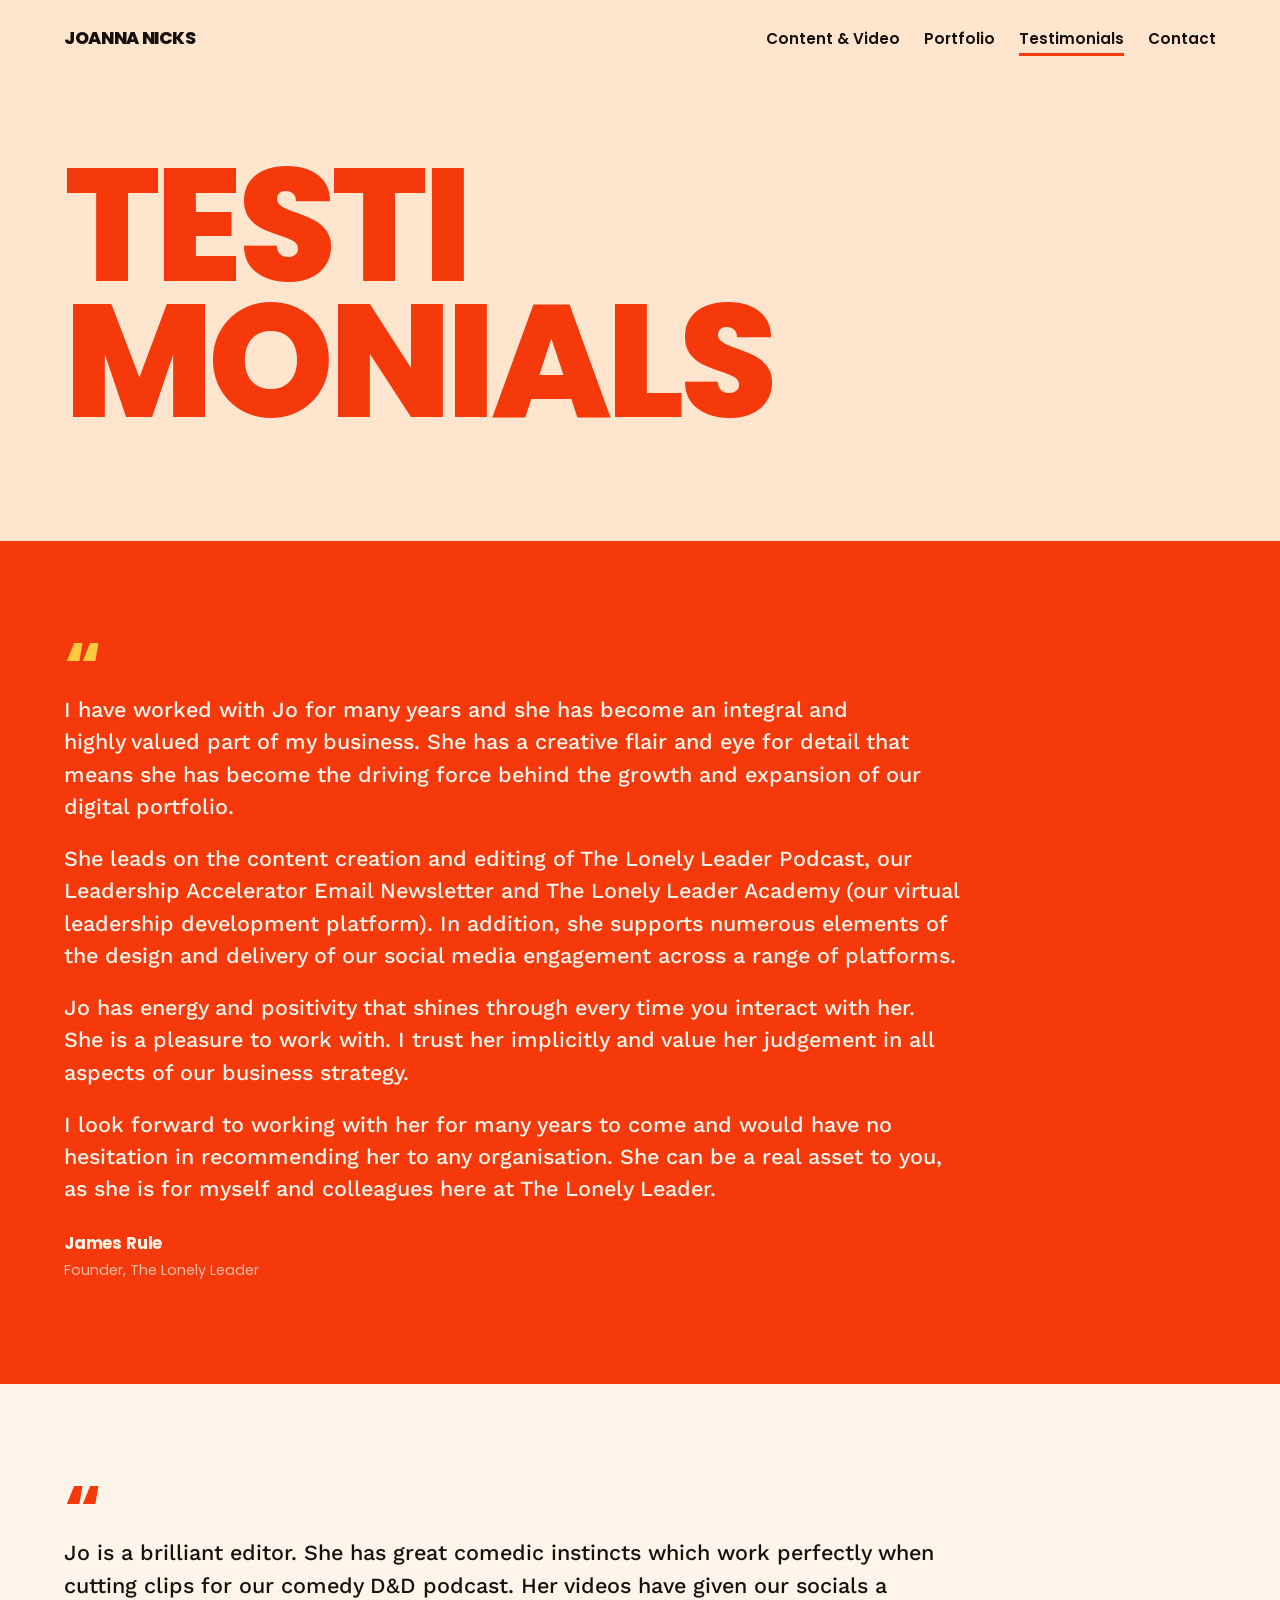
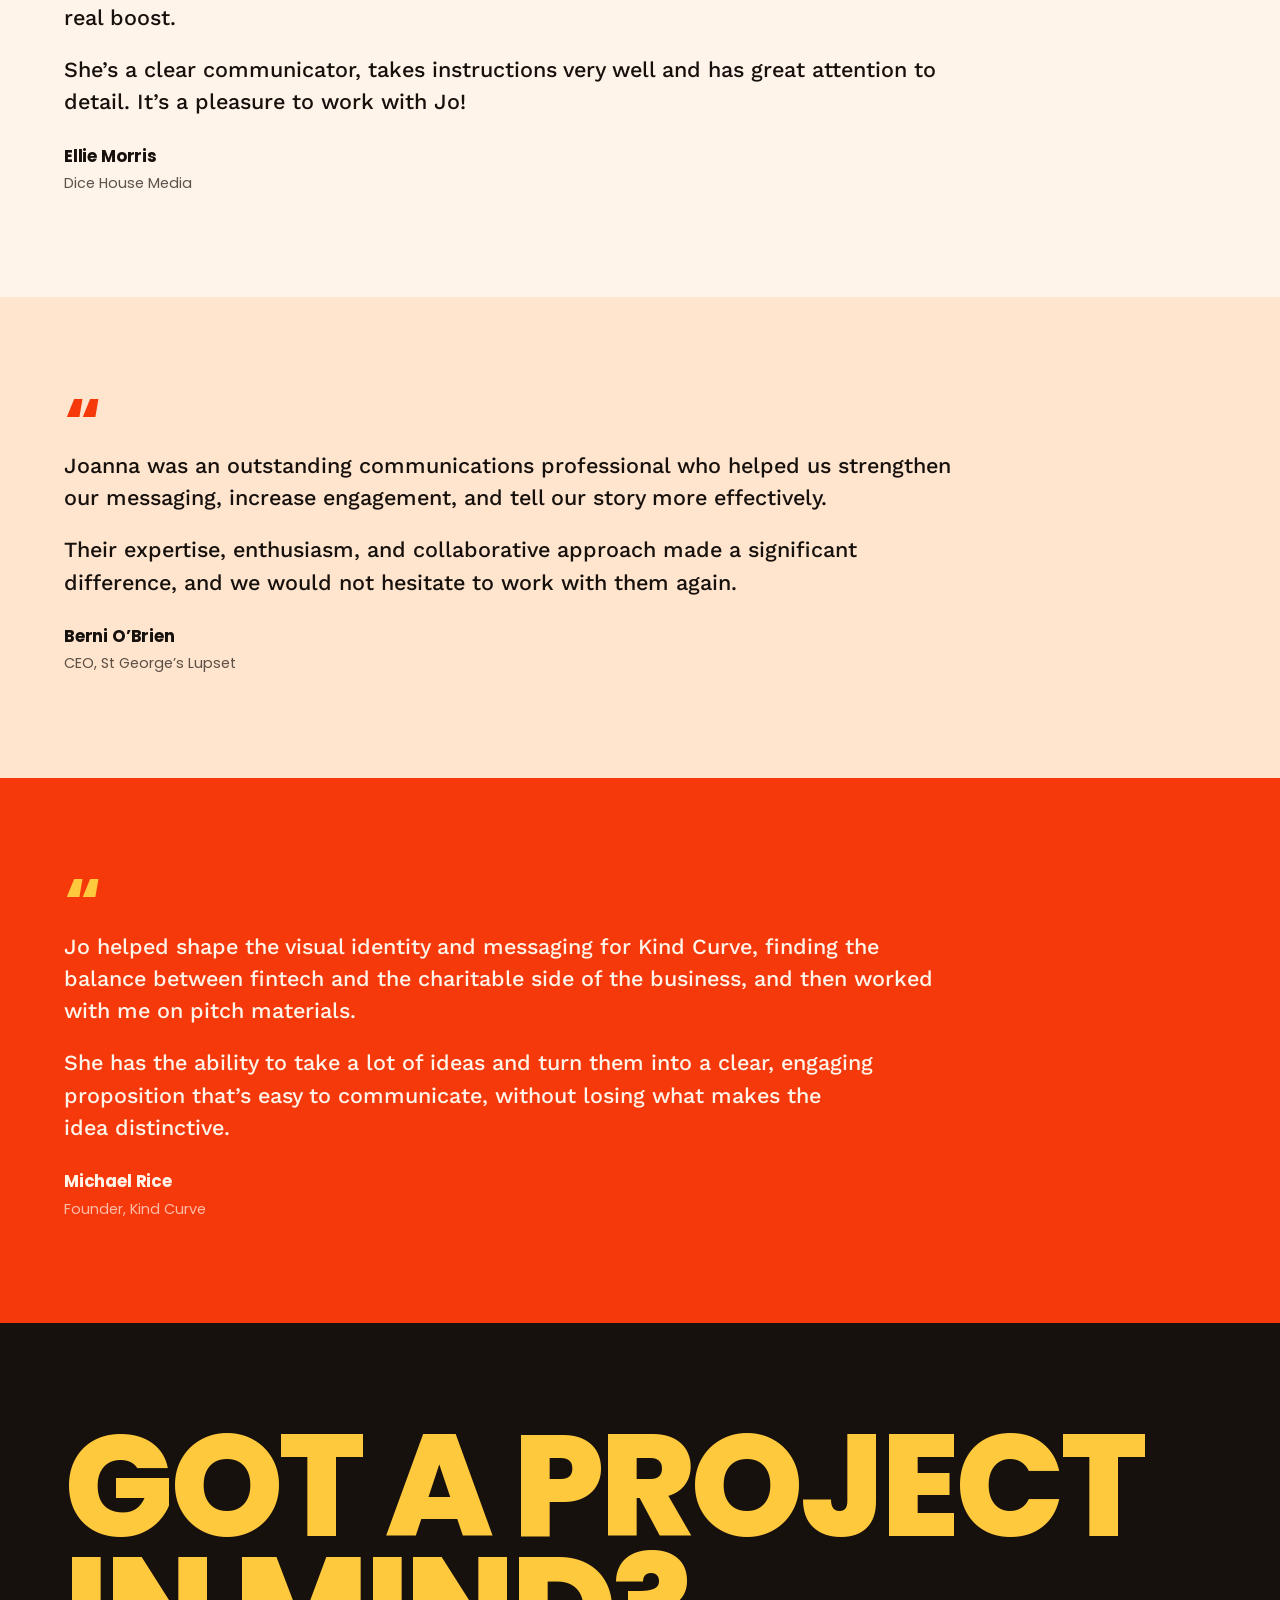
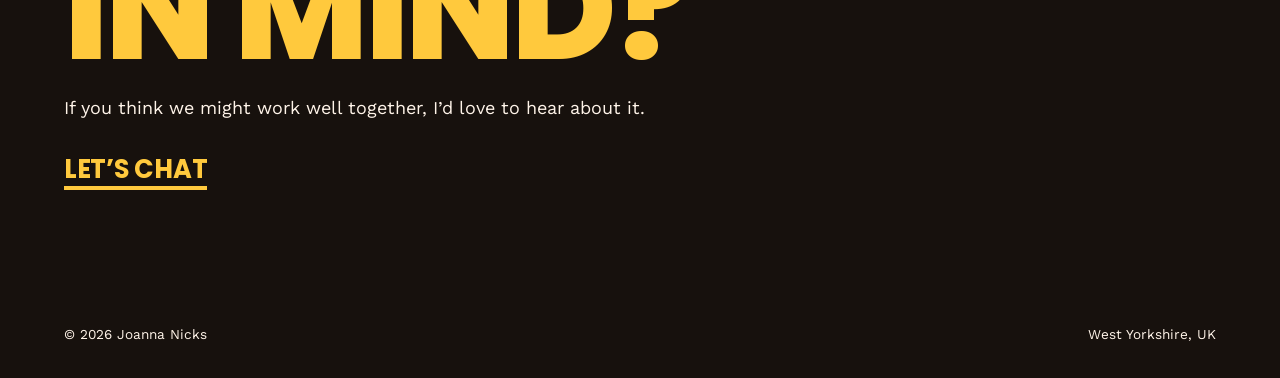
<file: production-testimonials.html>
<!doctype html>
<html lang="en-GB">
<head>
<meta charset="utf-8">
<meta name="viewport" content="width=device-width, initial-scale=1">
<title>Testimonials | Content &amp; Video | Joanna Nicks</title>
<meta name="description" content="What clients say about working with Joanna Nicks, Content Producer and Video Editor.">
<link rel="preconnect" href="https://fonts.googleapis.com">
<link rel="preconnect" href="https://fonts.gstatic.com" crossorigin>
<link href="https://fonts.googleapis.com/css2?family=Poppins:wght@600;700;800&family=Work+Sans:wght@400;500&display=swap" rel="stylesheet">
<link rel="stylesheet" href="styles.css">
<script>document.documentElement.classList.add('js')</script>
</head>
<body>

<a class="skip" href="#main">Skip to content</a>

<header class="site">
  <a class="wordmark" href="index.html">Joanna Nicks</a>
  <nav>
    <a href="production.html">Content &amp; Video</a>
    <a href="production-portfolio.html">Portfolio</a>
    <a href="production-testimonials.html" aria-current="page">Testimonials</a>
    <a href="production-contact.html">Contact</a>
  </nav>
</header>

<main id="main">

  <section class="hero">
    <h1>Testi<br>monials</h1>
  </section>

  <!-- Testimonials. One client per band, cycling the band colours.
       To add another, copy a whole <section> from here down to its </section>,
       change the words, and pick the next colour along. Each paragraph of the
       quote is its own <p>. -->

  <section class="band band--orange">
    <figure class="pull-quote pull-quote--long">
      <blockquote>
        <p>I have worked with Jo for many years and she has become an integral and highly valued part of my business. She has a creative flair and eye for detail that means she has become the driving force behind the growth and expansion of our digital portfolio.</p>
        <p>She leads on the content creation and editing of The Lonely Leader Podcast, our Leadership Accelerator Email Newsletter and The Lonely Leader Academy (our virtual leadership development platform). In addition, she supports numerous elements of the design and delivery of our social media engagement across a range of platforms.</p>
        <p>Jo has energy and positivity that shines through every time you interact with her. She is a pleasure to work with. I trust her implicitly and value her judgement in all aspects of our business strategy.</p>
        <p>I look forward to working with her for many years to come and would have no hesitation in recommending her to any organisation. She can be a real asset to you, as she is for myself and colleagues here at The Lonely Leader.</p>
      </blockquote>
      <figcaption>
        <span class="who">James Rule</span>
        <span class="role">Founder, The Lonely Leader</span>
      </figcaption>
    </figure>
  </section>

  <section class="band band--cream">
    <figure class="pull-quote pull-quote--long">
      <blockquote>
        <p>Jo is a brilliant editor. She has great comedic instincts which work perfectly when cutting clips for our comedy D&amp;D podcast. Her videos have given our socials a real boost.</p>
        <p>She’s a clear communicator, takes instructions very well and has great attention to detail. It’s a pleasure to work with Jo!</p>
      </blockquote>
      <figcaption>
        <span class="who">Ellie Morris</span>
        <span class="role">Dice House Media</span>
      </figcaption>
    </figure>
  </section>

  <section class="band band--peach">
    <figure class="pull-quote pull-quote--long">
      <blockquote>
        <p>Joanna was an outstanding communications professional who helped us strengthen our messaging, increase engagement, and tell our story more effectively.</p>
        <p>Their expertise, enthusiasm, and collaborative approach made a significant difference, and we would not hesitate to work with them again.</p>
      </blockquote>
      <figcaption>
        <span class="who">Berni O’Brien</span>
        <span class="role">CEO, St George’s Lupset</span>
      </figcaption>
    </figure>
  </section>

  <section class="band band--orange">
    <figure class="pull-quote pull-quote--long">
      <blockquote>
        <p>Jo helped shape the visual identity and messaging for Kind Curve, finding the balance between fintech and the charitable side of the business, and then worked with me on pitch materials.</p>
        <p>She has the ability to take a lot of ideas and turn them into a clear, engaging proposition that’s easy to communicate, without losing what makes the idea distinctive.</p>
      </blockquote>
      <figcaption>
        <span class="who">Michael Rice</span>
        <span class="role">Founder, Kind Curve</span>
      </figcaption>
    </figure>
  </section>

  <section class="band band--ink contact">
    <h2>Got a project in mind?</h2>
    <p>If you think we might work well together, I’d love to hear about it.</p>
    <div class="next">
      <a href="production-contact.html">Let’s chat</a>
    </div>
  </section>

</main>

<footer class="site">
  <span>© 2026 Joanna Nicks</span>
  <span>West Yorkshire, UK</span>
</footer>

<script src="reveal.js" defer></script>

</body>
</html>
</file>
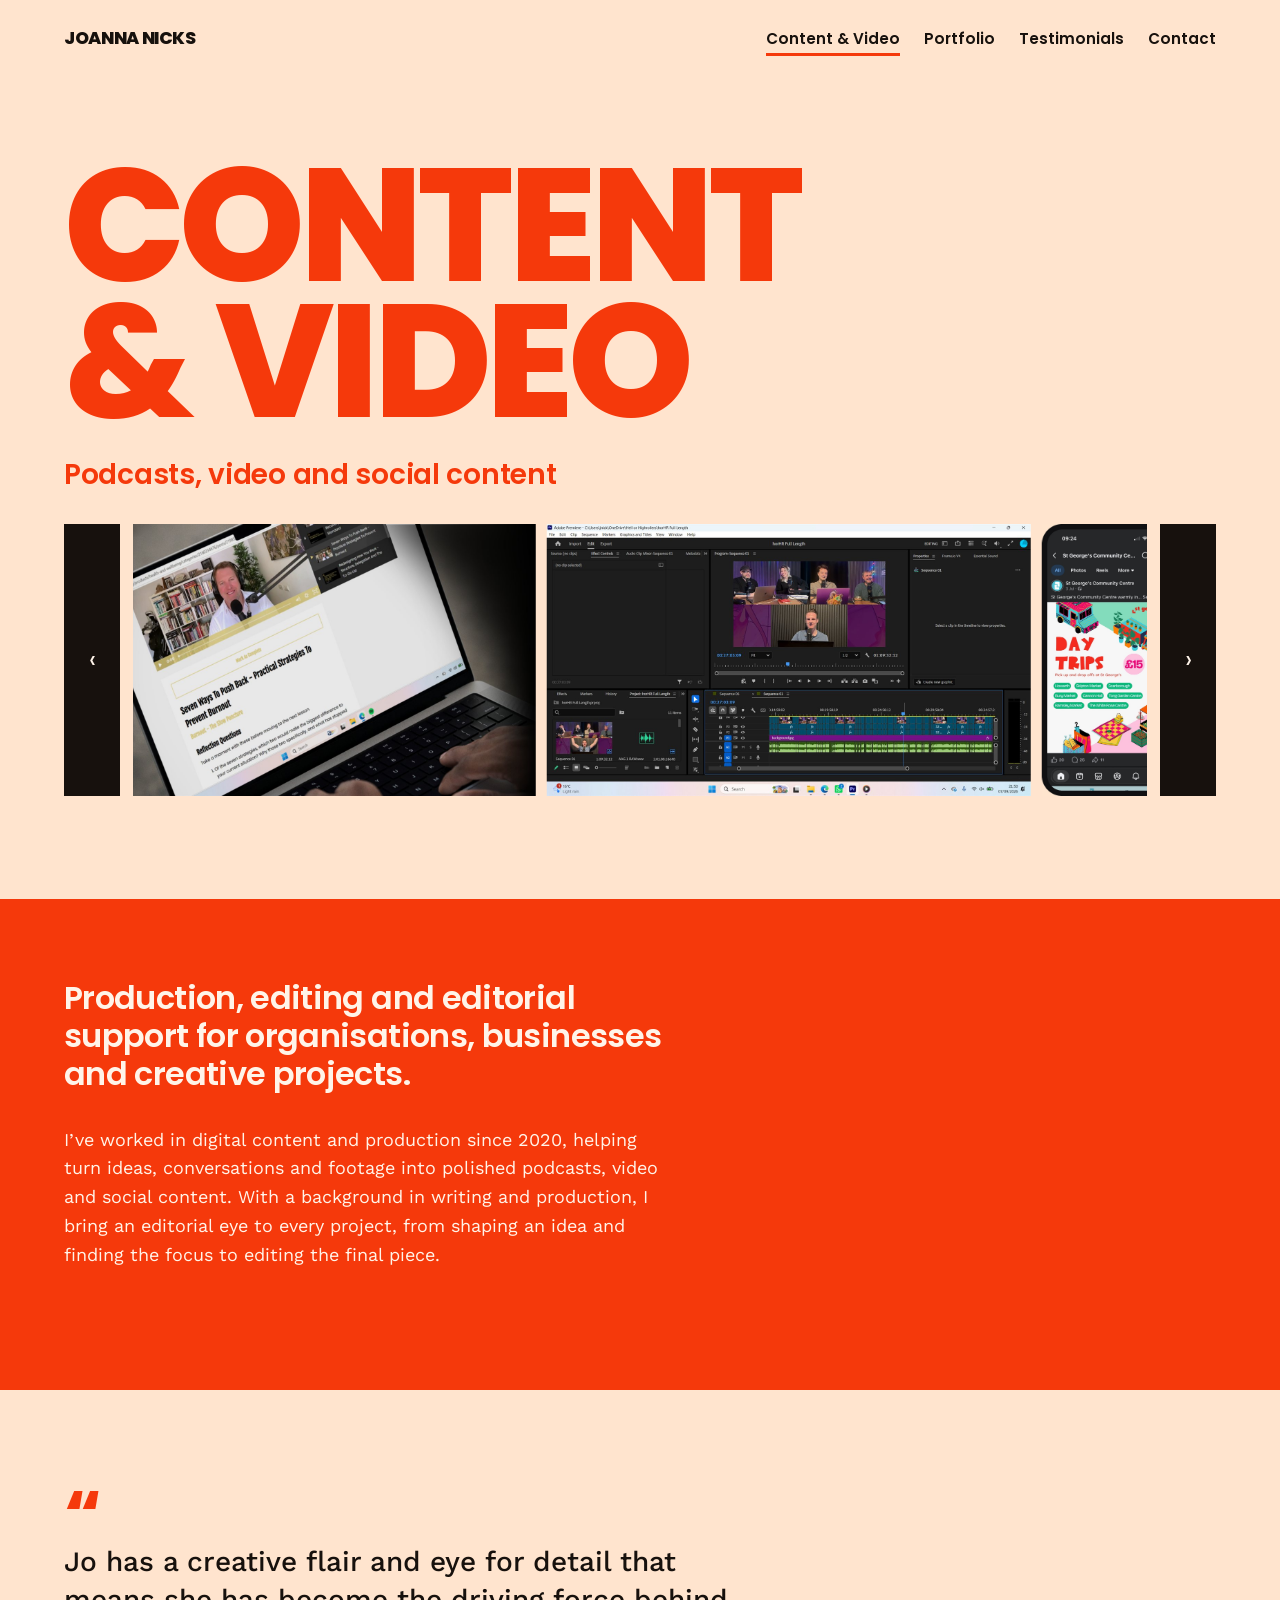
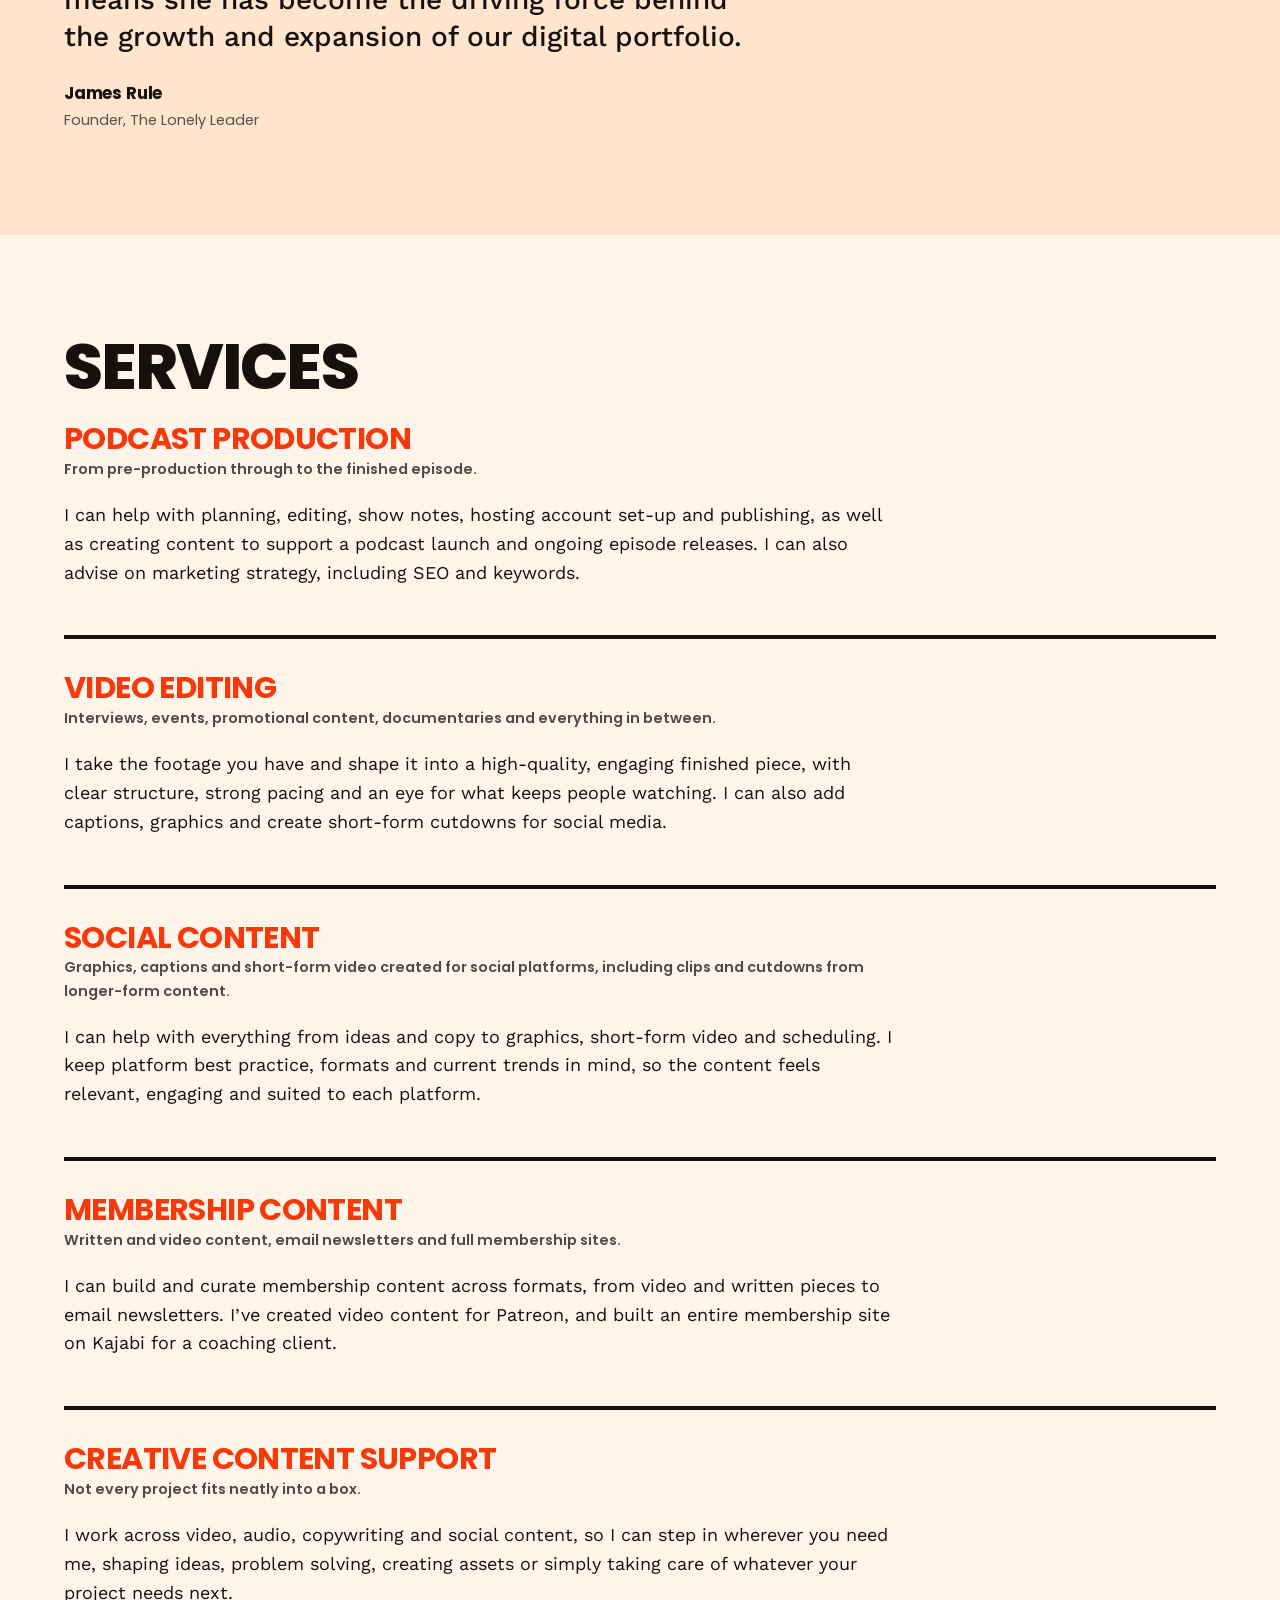
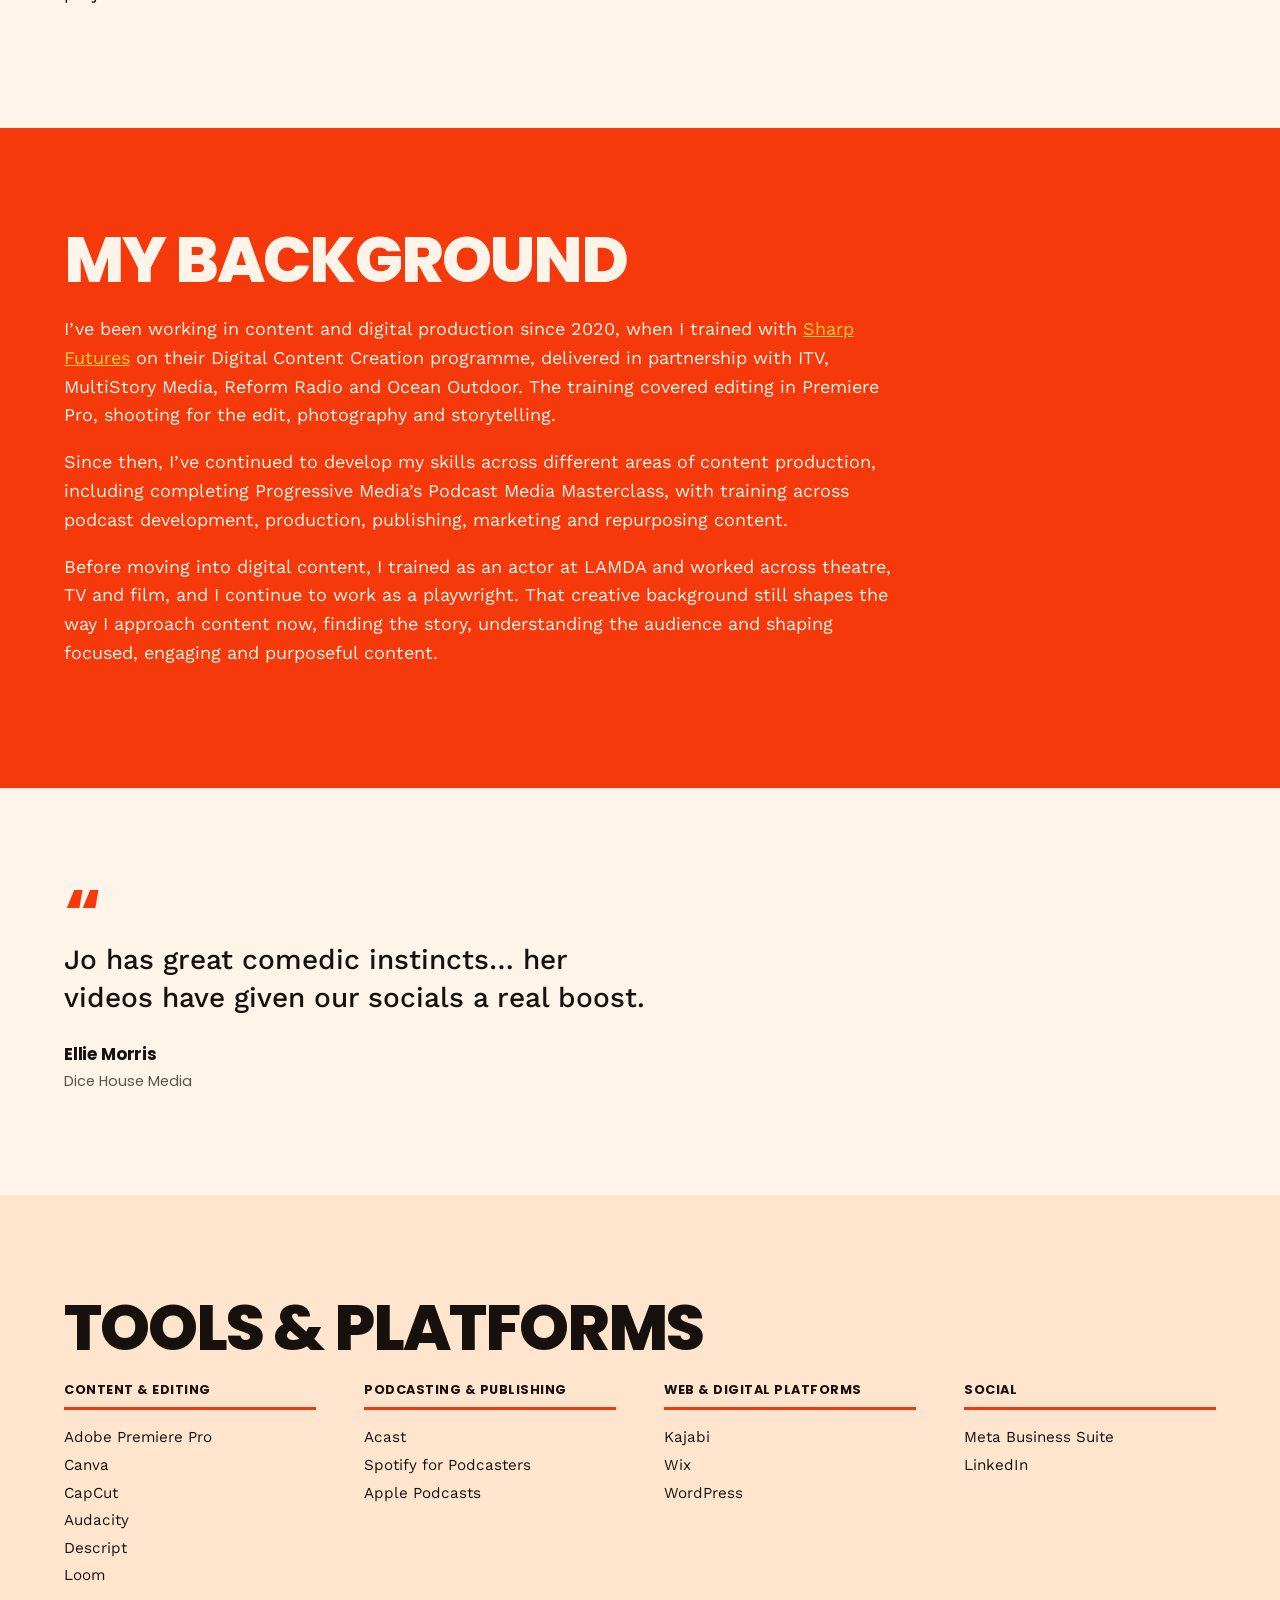
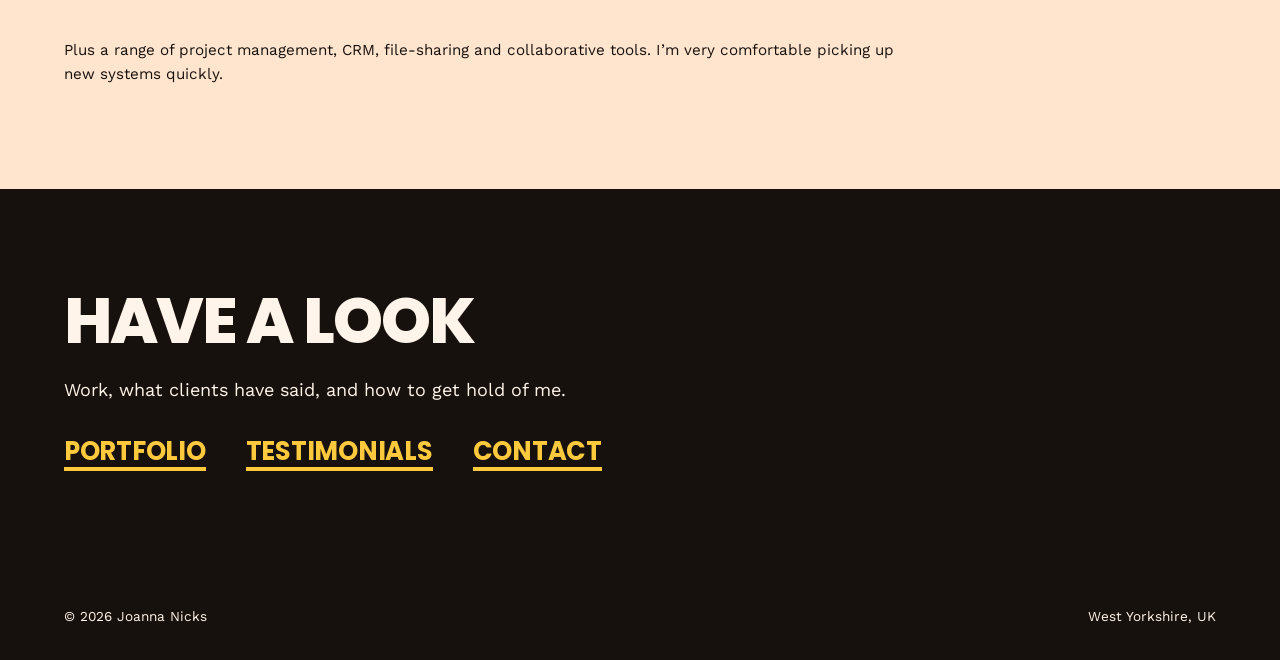
<file: production.html>
<!doctype html>
<html lang="en-GB">
<head>
<meta charset="utf-8">
<meta name="viewport" content="width=device-width, initial-scale=1">
<title>Content &amp; Video | Joanna Nicks</title>
<meta name="description" content="Podcast editing, video editing and content production by Joanna Nicks, Content Producer and Video Editor in West Yorkshire.">
<link rel="preconnect" href="https://fonts.googleapis.com">
<link rel="preconnect" href="https://fonts.gstatic.com" crossorigin>
<link href="https://fonts.googleapis.com/css2?family=Poppins:wght@600;700;800&family=Work+Sans:wght@400;500&display=swap" rel="stylesheet">
<link rel="stylesheet" href="styles.css">
<script>document.documentElement.classList.add('js')</script>
</head>
<body>

<a class="skip" href="#main">Skip to content</a>

<!-- Content & Video nav. Only pages from this side of the site belong here.
     Joanna Nicks (top left) is the way back to the homepage. -->
<header class="site">
  <a class="wordmark" href="index.html">Joanna Nicks</a>
  <nav>
    <a href="production.html" aria-current="page">Content &amp; Video</a>
    <a href="production-portfolio.html">Portfolio</a>
    <a href="production-testimonials.html">Testimonials</a>
    <a href="production-contact.html">Contact</a>
  </nav>
</header>

<main id="main">

  <section class="hero hero--tight">
    <h1>Content<br>&amp; Video</h1>
    <p class="roles">Podcasts, video and social content</p>
  </section>

  <!-- Image belt of content work. It drifts right to left on its own, pauses on
       hover, and the arrows scroll it by hand. To add a photo, copy an <li> line
       and set the image's width, height and a description in alt. The small script
       at the foot of the page makes it move; leave it in place. -->
  <section class="band band--peach band--flush-top">
    <div class="belt" data-belt>
      <button class="belt-arrow belt-prev" type="button" aria-label="Scroll images left">&#8249;</button>
      <div class="belt-viewport">
        <ul class="belt-track">
          <li><img src="images/cv-lonely-leader-course-02.jpg" width="1400" height="788"  alt="The Lonely Leader course open on a laptop, a ‘Seven Ways to Push Back’ lesson on preventing burnout."></li>
          <li><img src="images/cv-premiere-edit.jpg"           width="1400" height="787"  alt="The Hello or High Rollers podcast open in Adobe Premiere Pro, mid-edit on the timeline."></li>
          <li><img src="images/cv-stgeorges-daytrips-phone.jpg" width="704" height="1458" alt="A St George’s Community Centre ‘Day Trips’ post on Facebook, a brightly illustrated flyer, on a phone."></li>
          <li><img src="images/cv-artwithheart-phone.jpg" width="704" height="1458" alt="An Instagram post from Art with Heart, a ‘Free Brews for Your Views’ flyer, on a phone."></li>
          <li><img src="images/cv-kindcurve-website.jpg"       width="1400" height="787"  alt="The Kind Curve website open on a laptop, its homepage reading ‘watch your kindness grow’."></li>
          <li><img src="images/cv-lonely-leader-course-01.jpg" width="1400" height="788"  alt="Promo mockup of The Lonely Leader online course shown across a browser, tablet and PDF."></li>
          <li><img src="images/cv-tilemaking-phone.jpg" width="704" height="1458" alt="An Instagram post promoting a free children’s tile-making session at The Art House, Wakefield, on a phone."></li>
          <li><img src="images/cv-ata-edit.jpg"                width="1400" height="787"  alt="An Athlete Transition Accelerator podcast episode open in Adobe Premiere Pro, mid-edit with captions on the timeline."></li>
          <li><img src="images/cv-accelerator-01-phone.jpg" width="704" height="1458" alt="Instagram reel from the AT Accelerator podcast, a guest speaking to camera from a workshop."></li>
          <li><img src="images/cv-highrollers-video.jpg"       width="1400" height="787"  alt="A four-way video call grid from the Hello or High Rollers podcast, a finished episode edited by Joanna."></li>
          <li><img src="images/cv-lonely-leader-spotify-01-phone.jpg" width="704" height="1458" alt="The Lonely Leader podcast show page on Spotify."></li>
          <li><img src="images/cv-highrollers-01-phone.jpg" width="704" height="1458" alt="Instagram post from the Hello or High Rollers podcast, the hosts recording an episode on a three-way video call."></li>
          <li><img src="images/cv-steve-bate.jpg"              width="1080" height="1080" alt="Podcast promo graphic for a Steve Bate MBE episode, with listen links for Apple, Spotify and YouTube."></li>
          <li><img src="images/cv-accelerator-02-phone.jpg" width="704" height="1458" alt="Instagram reel from the AT Accelerator podcast, a guest speaking to camera with a caption on screen."></li>
          <li><img src="images/cv-highrollers-02-phone.jpg" width="704" height="1458" alt="Instagram post from the Hello or High Rollers podcast showing the hosts mid-episode."></li>
          <li><img src="images/cv-lonely-leader-spotify-02-phone.jpg" width="704" height="1458" alt="An episode of The Lonely Leader playing on Spotify."></li>
        </ul>
      </div>
      <button class="belt-arrow belt-next" type="button" aria-label="Scroll images right">&#8250;</button>
    </div>
  </section>

  <section class="band band--orange band--tight-top">
    <div class="bio">
      <div>
        <p class="lede">Production, editing and editorial support for organisations, businesses and creative projects.</p>
        <p>I’ve worked in digital content and production since 2020, helping turn ideas, conversations and footage into polished podcasts, video and social content. With a background in writing and production, I bring an editorial eye to every project, from shaping an idea and finding the focus to editing the final piece.</p>
      </div>
    </div>
  </section>

  <!-- Client quote. Its own band, set larger than body text for an editorial
       feel. To add another later, copy the whole <figure class="pull-quote">. -->
  <section class="band band--peach">
    <figure class="pull-quote">
      <blockquote>Jo has a creative flair and eye for detail that means she has become the driving force behind the growth and expansion of our digital portfolio.</blockquote>
      <figcaption>
        <span class="who">James Rule</span>
        <span class="role">Founder, The Lonely Leader</span>
      </figcaption>
    </figure>
  </section>

  <!-- Services. To add one, copy an <article class="service"> block and change the words. -->
  <section class="band band--cream">
    <h2>Services</h2>

    <article class="service">
      <h3>Podcast Production</h3>
      <p class="form">From pre-production through to the finished episode.</p>
      <p>I can help with planning, editing, show notes, hosting account set-up and publishing, as well as creating content to support a podcast launch and ongoing episode releases. I can also advise on marketing strategy, including SEO and keywords.</p>
    </article>

    <article class="service">
      <h3>Video Editing</h3>
      <p class="form">Interviews, events, promotional content, documentaries and everything in between.</p>
      <p>I take the footage you have and shape it into a high-quality, engaging finished piece, with clear structure, strong pacing and an eye for what keeps people watching. I can also add captions, graphics and create short-form cutdowns for social media.</p>
    </article>

    <article class="service">
      <h3>Social Content</h3>
      <p class="form">Graphics, captions and short-form video created for social platforms, including clips and cutdowns from longer-form content.</p>
      <p>I can help with everything from ideas and copy to graphics, short-form video and scheduling. I keep platform best practice, formats and current trends in mind, so the content feels relevant, engaging and suited to each platform.</p>
    </article>

    <article class="service">
      <h3>Membership Content</h3>
      <p class="form">Written and video content, email newsletters and full membership sites.</p>
      <p>I can build and curate membership content across formats, from video and written pieces to email newsletters. I’ve created video content for Patreon, and built an entire membership site on Kajabi for a coaching client.</p>
    </article>

    <article class="service">
      <h3>Creative Content Support</h3>
      <p class="form">Not every project fits neatly into a box.</p>
      <p>I work across video, audio, copywriting and social content, so I can step in wherever you need me, shaping ideas, problem solving, creating assets or simply taking care of whatever your project needs next.</p>
    </article>

  </section>

  <!-- My Background. First-person prose about training and the route into
       content work. Kept as plain flowing paragraphs on purpose, not a CV,
       list of dates or qualifications block. Same orange prose band as the
       intro bio, so Joanna's own voice reads consistently down the page. -->
  <section class="band band--orange">
    <h2>My Background</h2>
    <p>I’ve been working in content and digital production since 2020, when I trained with <a href="https://sharpfutures.org.uk/" target="_blank" rel="noopener">Sharp Futures</a> on their Digital Content Creation programme, delivered in partnership with ITV, MultiStory Media, Reform Radio and Ocean Outdoor. The training covered editing in Premiere Pro, shooting for the edit, photography and storytelling.</p>
    <p>Since then, I’ve continued to develop my skills across different areas of content production, including completing Progressive Media’s Podcast Media Masterclass, with training across podcast development, production, publishing, marketing and repurposing content.</p>
    <p>Before moving into digital content, I trained as an actor at LAMDA and worked across theatre, TV and film, and I continue to work as a playwright. That creative background still shapes the way I approach content now, finding the story, understanding the audience and shaping focused, engaging and purposeful content.</p>
  </section>

  <!-- Client quote. Same pull-quote treatment as the James Rule one higher up
       the page; set on a cream band so it stays a distinct band between the
       orange section above and the peach Tools band below. To add another
       later, copy the whole <figure class="pull-quote">. -->
  <section class="band band--cream">
    <figure class="pull-quote">
      <blockquote>Jo has great comedic instincts… her videos have given our socials a real boost.</blockquote>
      <figcaption>
        <span class="who">Ellie Morris</span>
        <span class="role">Dice House Media</span>
      </figcaption>
    </figure>
  </section>

  <!-- Tools & platforms. Four grouped lists on a responsive grid: four columns
       wide, two on a tablet, one on a phone. To add a tool, copy an <li> line;
       to add a group, copy a whole <div class="toolgroup"> block. -->
  <section class="band band--peach">
    <h2>Tools &amp; Platforms</h2>

    <div class="toolset">

      <div class="toolgroup">
        <h3>Content &amp; editing</h3>
        <ul class="tools">
          <li>Adobe Premiere Pro</li>
          <li>Canva</li>
          <li>CapCut</li>
          <li>Audacity</li>
          <li>Descript</li>
          <li>Loom</li>
        </ul>
      </div>

      <div class="toolgroup">
        <h3>Podcasting &amp; publishing</h3>
        <ul class="tools">
          <li>Acast</li>
          <li>Spotify for Podcasters</li>
          <li>Apple Podcasts</li>
        </ul>
      </div>

      <div class="toolgroup">
        <h3>Web &amp; digital platforms</h3>
        <ul class="tools">
          <li>Kajabi</li>
          <li>Wix</li>
          <li>WordPress</li>
        </ul>
      </div>

      <div class="toolgroup">
        <h3>Social</h3>
        <ul class="tools">
          <li>Meta Business Suite</li>
          <li>LinkedIn</li>
        </ul>
      </div>

    </div>

    <p class="tools-note">Plus a range of project management, CRM, file-sharing and collaborative tools. I’m very comfortable picking up new systems quickly.</p>
  </section>

  <section class="band band--ink">
    <h2>Have a look</h2>
    <p>Work, what clients have said, and how to get hold of me.</p>
    <div class="next">
      <a href="production-portfolio.html">Portfolio</a>
      <a href="production-testimonials.html">Testimonials</a>
      <a href="production-contact.html">Contact</a>
    </div>
  </section>

</main>

<footer class="site">
  <span>© 2026 Joanna Nicks</span>
  <span>West Yorkshire, UK</span>
</footer>

<script>
/* Conveyor belt for the images: auto-drifts right to left, pauses on hover, and
   the side arrows scroll it by hand. Plain JavaScript, no libraries. */
(function () {
  var belt = document.querySelector('[data-belt]');
  if (!belt) return;
  var vp = belt.querySelector('.belt-viewport');
  var track = belt.querySelector('.belt-track');
  var reduce = window.matchMedia('(prefers-reduced-motion: reduce)').matches;

  Array.prototype.slice.call(track.children).forEach(function (li) {
    var c = li.cloneNode(true);
    c.setAttribute('aria-hidden', 'true');
    track.appendChild(c);
  });

  var half = 0;
  function measure() { half = track.scrollWidth / 2; }
  measure();
  window.addEventListener('load', measure);
  window.addEventListener('resize', measure);

  // The strip is moved with a CSS transform, not by scrolling the box. Transforms
  // move reliably on phones, where nudging scrollLeft often quietly does nothing.
  var pos = 0;     // how far the strip has moved, in pixels
  var fling = 0;   // extra travel queued by the arrows; it eases out
  var speed = 45;  // auto-drift, pixels per second. Raise this to go faster
  var hovering = false, holdUntil = 0, last = 0;

  belt.addEventListener('mouseenter', function () { hovering = true; });
  belt.addEventListener('mouseleave', function () { hovering = false; });
  belt.addEventListener('focusin', function () { hovering = true; });
  belt.addEventListener('focusout', function () { hovering = false; });

  function frame(now) {
    if (!last) last = now;
    var dt = Math.min((now - last) / 1000, 0.05); // seconds since the last frame
    last = now;

    var move = 0;
    if (!reduce && !hovering && now >= holdUntil) move += speed * dt;
    if (fling) {                                   // arrow taps ease out smoothly
      var d = fling * Math.min(1, dt * 6);
      move += d; fling -= d;
      if (Math.abs(fling) < 0.5) fling = 0;
    }
    if (move && half > 0) {
      pos = (pos + move) % half;
      if (pos < 0) pos += half;
      track.style.transform = 'translateX(' + (-pos) + 'px)';
    }
    requestAnimationFrame(frame);
  }
  requestAnimationFrame(frame);

  function step(dir) {
    fling += dir * Math.min(vp.clientWidth * 0.8, 420);
    holdUntil = performance.now() + 3000; // pause the auto-drift while you look
  }
  belt.querySelector('.belt-prev').addEventListener('click', function () { step(-1); });
  belt.querySelector('.belt-next').addEventListener('click', function () { step(1); });
})();
</script>

<script src="reveal.js" defer></script>

</body>
</html>
</file>
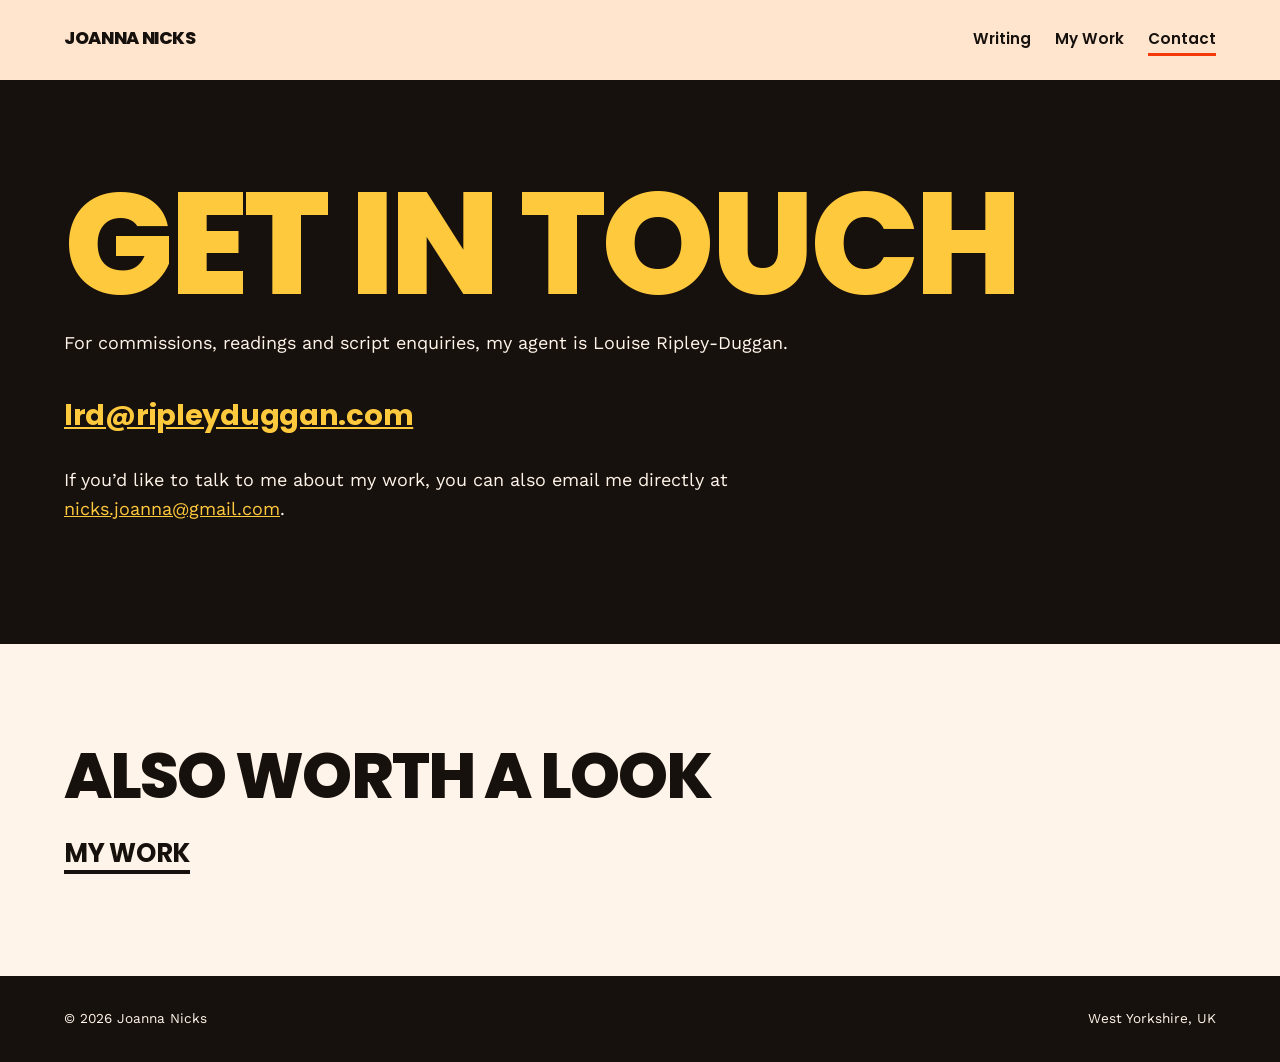
<file: writing-contact.html>
<!doctype html>
<html lang="en-GB">
<head>
<meta charset="utf-8">
<meta name="viewport" content="width=device-width, initial-scale=1">
<title>Contact | Writing | Joanna Nicks</title>
<meta name="description" content="Contact writer Joanna Nicks about commissions, readings and script enquiries.">
<link rel="preconnect" href="https://fonts.googleapis.com">
<link rel="preconnect" href="https://fonts.gstatic.com" crossorigin>
<link href="https://fonts.googleapis.com/css2?family=Poppins:wght@600;700;800&family=Work+Sans:wght@400;500&display=swap" rel="stylesheet">
<link rel="stylesheet" href="styles.css">
<script>document.documentElement.classList.add('js')</script>
</head>
<body>

<a class="skip" href="#main">Skip to content</a>

<header class="site">
  <a class="wordmark" href="index.html">Joanna Nicks</a>
  <nav>
    <a href="writing.html">Writing</a>
    <a href="writing-work.html">My Work</a>
    <a href="writing-contact.html" aria-current="page">Contact</a>
  </nav>
</header>

<main id="main">

  <section class="band band--ink contact">
    <h2>Get in touch</h2>
    <p>For commissions, readings and script enquiries, my agent is Louise Ripley-Duggan.</p>
    <a class="email" href="mailto:lrd@ripleyduggan.com">lrd@ripleyduggan.com</a>
    <p class="also">If you’d like to talk to me about my work, you can also email me directly at <a href="mailto:nicks.joanna@gmail.com">nicks.joanna@gmail.com</a>.</p>
  </section>

  <section class="band band--cream">
    <h2>Also worth a look</h2>
    <div class="next">
      <a href="writing-work.html">My Work</a>
    </div>
  </section>

</main>

<footer class="site">
  <span>© 2026 Joanna Nicks</span>
  <span>West Yorkshire, UK</span>
</footer>

<script src="reveal.js" defer></script>

</body>
</html>
</file>
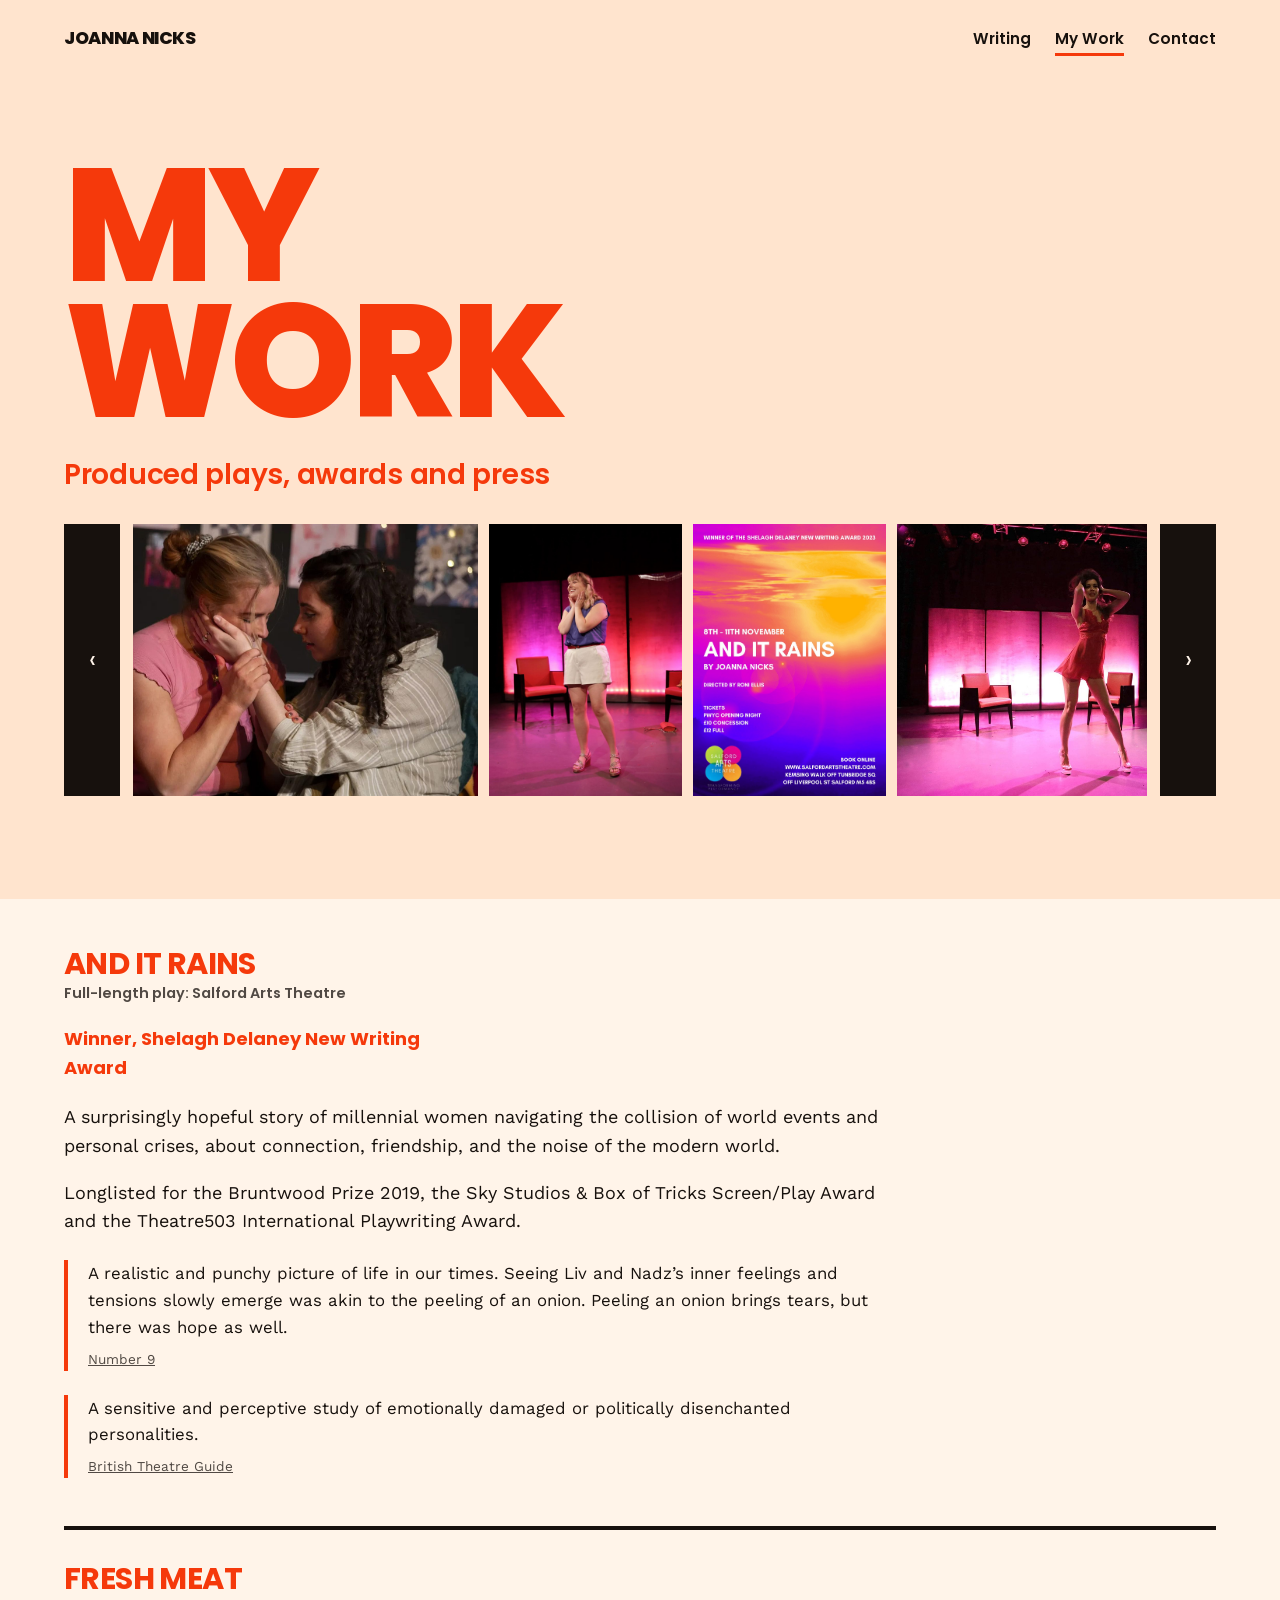
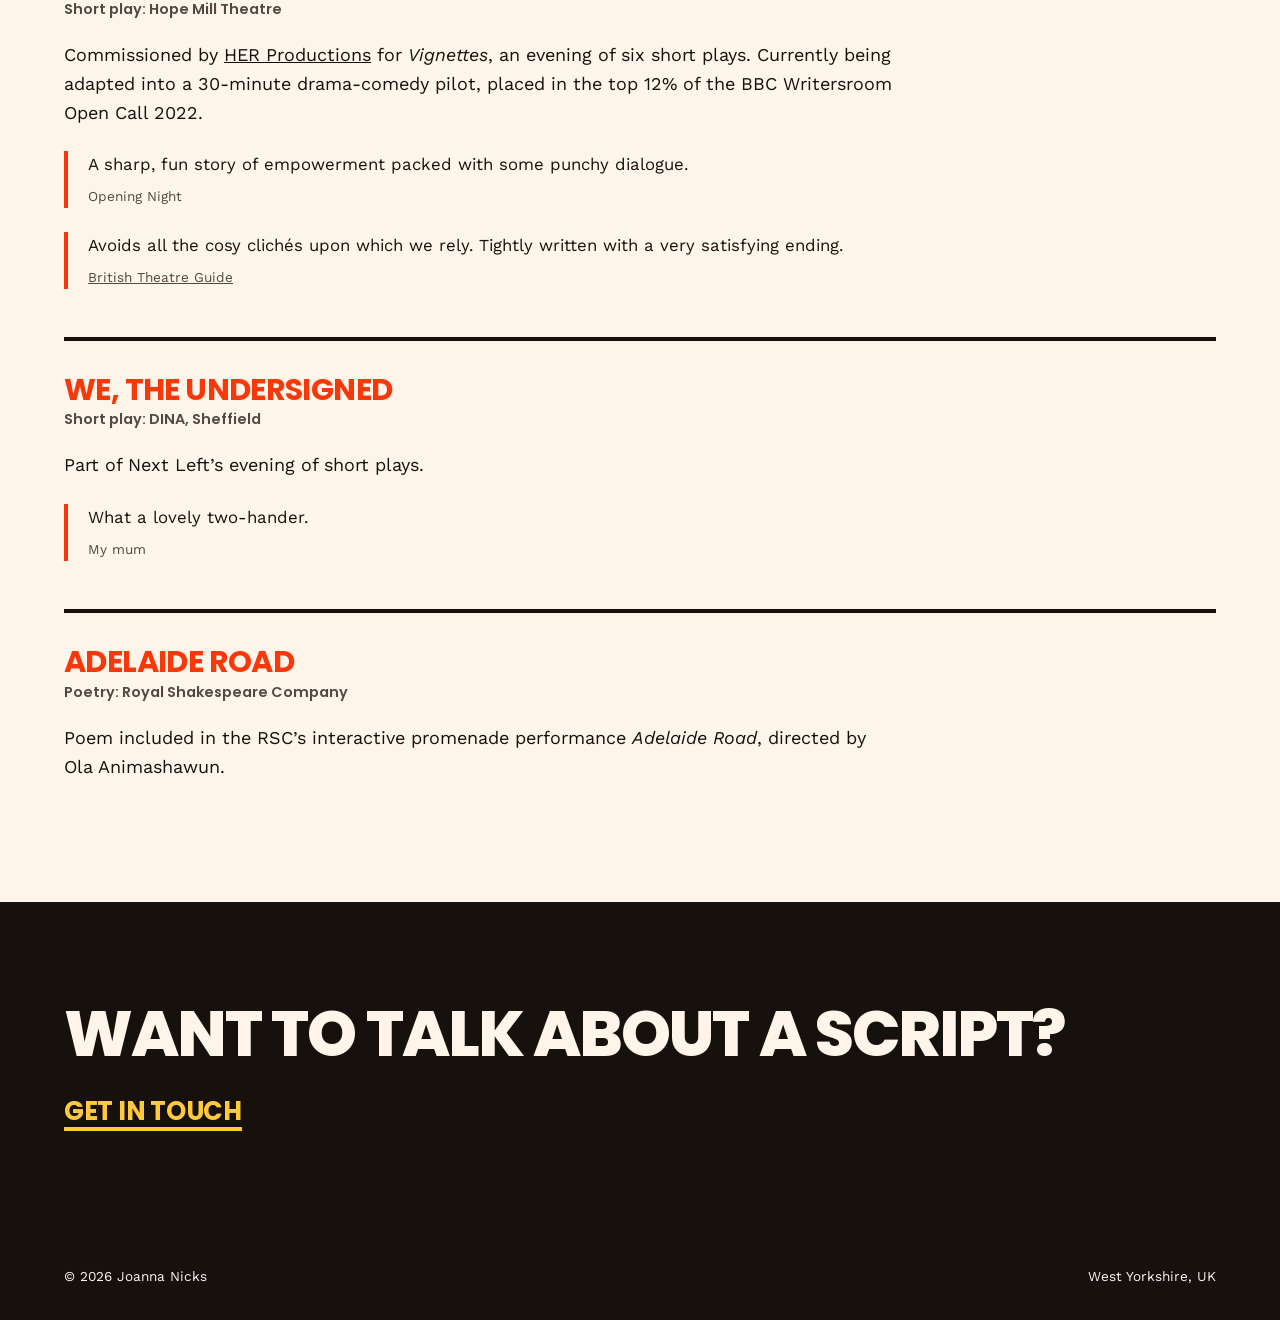
<file: writing-work.html>
<!doctype html>
<html lang="en-GB">
<head>
<meta charset="utf-8">
<meta name="viewport" content="width=device-width, initial-scale=1">
<title>My Work | Writing | Joanna Nicks</title>
<meta name="description" content="Produced plays, awards and press for writer Joanna Nicks.">
<link rel="preconnect" href="https://fonts.googleapis.com">
<link rel="preconnect" href="https://fonts.gstatic.com" crossorigin>
<link href="https://fonts.googleapis.com/css2?family=Poppins:wght@600;700;800&family=Work+Sans:wght@400;500&display=swap" rel="stylesheet">
<link rel="stylesheet" href="styles.css">
<script>document.documentElement.classList.add('js')</script>
</head>
<body>

<a class="skip" href="#main">Skip to content</a>

<header class="site">
  <a class="wordmark" href="index.html">Joanna Nicks</a>
  <nav>
    <a href="writing.html">Writing</a>
    <a href="writing-work.html" aria-current="page">My Work</a>
    <a href="writing-contact.html">Contact</a>
  </nav>
</header>

<main id="main">

  <section class="hero hero--tight">
    <h1>My<br>work</h1>
    <p class="roles">Produced plays, awards and press</p>
  </section>

  <!-- Conveyor belt of production images. It drifts right to left on its own and
       pauses when you hover; the arrows scroll it by hand. To add a photo, copy an
       <li> line and set the image's width, height and a description in alt. The small
       script at the foot of the page makes it move; leave it in place. -->
  <section class="band band--peach band--flush-top">
    <div class="belt" data-belt>
      <button class="belt-arrow belt-prev" type="button" aria-label="Scroll images left">&#8249;</button>
      <div class="belt-viewport">
        <ul class="belt-track">
          <li><img src="images/and-it-rains-01.jpg" width="1400" height="933"  alt="Two women on a sofa in And It Rains, one holding the other’s face to comfort her, against a wall of pinned pictures."></li>
          <li><img src="images/fresh-meat-02.jpg"   width="993"  height="1400" alt="A woman in a blue top and white shorts laughing, hands to her face, on a pink-lit stage in Fresh Meat."></li>
          <li><img src="images/and-it-rains-flyer.jpg" width="990" height="1400" alt="And It Rains flyer: a pink and orange sky over the title, Salford Arts Theatre, 8th to 11th November, written by Joanna Nicks."></li>
          <li><img src="images/fresh-meat-01.jpg"   width="1400" height="1057" alt="A performer in a red slip dress dancing centre stage in Fresh Meat under pink lighting, two women watching from the side."></li>
          <li><img src="images/and-it-rains-02.jpg" width="1370" height="1400" alt="Two women in And It Rains sitting back to back on a low stool, warmly lit, with fairy lights and pinned pages behind them."></li>
          <li><img src="images/vignettes-poster.jpg"   width="441" height="624"  alt="Vignettes poster: an evening of six short plays by female playwrights at Hope Mill Theatre, including work by Joanna Nicks."></li>
          <li><img src="images/fresh-meat-03.jpg"   width="1400" height="1092" alt="Two performers on a pink-lit stage in Fresh Meat, one seated and laughing, the other dancing with both arms raised."></li>
          <li><img src="images/and-it-rains-03.jpg" width="333"  height="500"  alt="Close-up of a woman in a pink t-shirt mid-scene in And It Rains, caught between laughing and crying."></li>
        </ul>
      </div>
      <button class="belt-arrow belt-next" type="button" aria-label="Scroll images right">&#8250;</button>
    </div>
  </section>

  <!-- To add a play, copy one <article class="work"> block and change the words. -->
  <section class="band band--cream band--tight-top">

    <article class="work">
      <h3>And It Rains</h3>
      <p class="form">Full-length play: Salford Arts Theatre</p>
      <p class="accolade">Winner, Shelagh Delaney New Writing Award</p>
      <p>A surprisingly hopeful story of millennial women navigating the collision of world events and personal crises, about connection, friendship, and the noise of the modern world.</p>
      <p>Longlisted for the Bruntwood Prize 2019, the Sky Studios &amp; Box of Tricks Screen/Play Award and the Theatre503 International Playwriting Award.</p>
      <blockquote>
        A realistic and punchy picture of life in our times. Seeing Liv and Nadz’s inner feelings and tensions slowly emerge was akin to the peeling of an onion. Peeling an onion brings tears, but there was hope as well.
        <cite><a href="https://number9reviews.blogspot.com/2024/02/theatre-review-and-it-rains-salford.html" target="_blank" rel="noopener">Number 9</a></cite>
      </blockquote>
      <blockquote>
        A sensitive and perceptive study of emotionally damaged or politically disenchanted personalities.
        <cite><a href="https://www.britishtheatreguide.info/reviews/and-it-rains-salford-arts-th-22960" target="_blank" rel="noopener">British Theatre Guide</a></cite>
      </blockquote>
    </article>

    <article class="work">
      <h3>Fresh Meat</h3>
      <p class="form">Short play: Hope Mill Theatre</p>
      <p>Commissioned by <a href="https://www.herproductions.co.uk/" target="_blank" rel="noopener">HER Productions</a> for <em>Vignettes</em>, an evening of six short plays. Currently being adapted into a 30-minute drama-comedy pilot, placed in the top 12% of the BBC Writersroom Open Call 2022.</p>
      <blockquote>
        A sharp, fun story of empowerment packed with some punchy dialogue.
        <cite>Opening Night</cite>
      </blockquote>
      <blockquote>
        Avoids all the cosy clichés upon which we rely. Tightly written with a very satisfying ending.
        <cite><a href="https://www.britishtheatreguide.info/reviews/vignettes-hope-mill-theat-19989" target="_blank" rel="noopener">British Theatre Guide</a></cite>
      </blockquote>
    </article>

    <article class="work">
      <h3>We, The Undersigned</h3>
      <p class="form">Short play: DINA, Sheffield</p>
      <p>Part of Next Left’s evening of short plays.</p>
      <blockquote>
        What a lovely two-hander.
        <cite>My mum</cite>
      </blockquote>
    </article>

    <article class="work">
      <h3>Adelaide Road</h3>
      <p class="form">Poetry: Royal Shakespeare Company</p>
      <p>Poem included in the RSC’s interactive promenade performance <em>Adelaide Road</em>, directed by Ola Animashawun.</p>
    </article>

  </section>

  <section class="band band--ink">
    <h2>Want to talk about a script?</h2>
    <div class="next">
      <a href="writing-contact.html">Get in touch</a>
    </div>
  </section>

</main>

<footer class="site">
  <span>© 2026 Joanna Nicks</span>
  <span>West Yorkshire, UK</span>
</footer>

<script>
/* Conveyor belt for the production images: auto-drifts right to left, pauses on
   hover, and the side arrows scroll it by hand. Plain JavaScript, no libraries. */
(function () {
  var belt = document.querySelector('[data-belt]');
  if (!belt) return;
  var vp = belt.querySelector('.belt-viewport');
  var track = belt.querySelector('.belt-track');
  var reduce = window.matchMedia('(prefers-reduced-motion: reduce)').matches;

  // Duplicate the photos once so the belt can loop seamlessly.
  Array.prototype.slice.call(track.children).forEach(function (li) {
    var c = li.cloneNode(true);
    c.setAttribute('aria-hidden', 'true');
    track.appendChild(c);
  });

  var half = 0;
  function measure() { half = track.scrollWidth / 2; }
  measure();
  window.addEventListener('load', measure);
  window.addEventListener('resize', measure);

  // The strip is moved with a CSS transform, not by scrolling the box. Transforms
  // move reliably on phones, where nudging scrollLeft often quietly does nothing.
  var pos = 0;     // how far the strip has moved, in pixels
  var fling = 0;   // extra travel queued by the arrows; it eases out
  var speed = 45;  // auto-drift, pixels per second. Raise this to go faster
  var hovering = false, holdUntil = 0, last = 0;

  belt.addEventListener('mouseenter', function () { hovering = true; });
  belt.addEventListener('mouseleave', function () { hovering = false; });
  belt.addEventListener('focusin', function () { hovering = true; });
  belt.addEventListener('focusout', function () { hovering = false; });

  function frame(now) {
    if (!last) last = now;
    var dt = Math.min((now - last) / 1000, 0.05); // seconds since the last frame
    last = now;

    var move = 0;
    if (!reduce && !hovering && now >= holdUntil) move += speed * dt;
    if (fling) {                                   // arrow taps ease out smoothly
      var d = fling * Math.min(1, dt * 6);
      move += d; fling -= d;
      if (Math.abs(fling) < 0.5) fling = 0;
    }
    if (move && half > 0) {
      pos = (pos + move) % half;
      if (pos < 0) pos += half;
      track.style.transform = 'translateX(' + (-pos) + 'px)';
    }
    requestAnimationFrame(frame);
  }
  requestAnimationFrame(frame);

  function step(dir) {
    fling += dir * Math.min(vp.clientWidth * 0.8, 420);
    holdUntil = performance.now() + 3000; // pause the auto-drift while you look
  }
  belt.querySelector('.belt-prev').addEventListener('click', function () { step(-1); });
  belt.querySelector('.belt-next').addEventListener('click', function () { step(1); });
})();
</script>

<script src="reveal.js" defer></script>

</body>
</html>
</file>
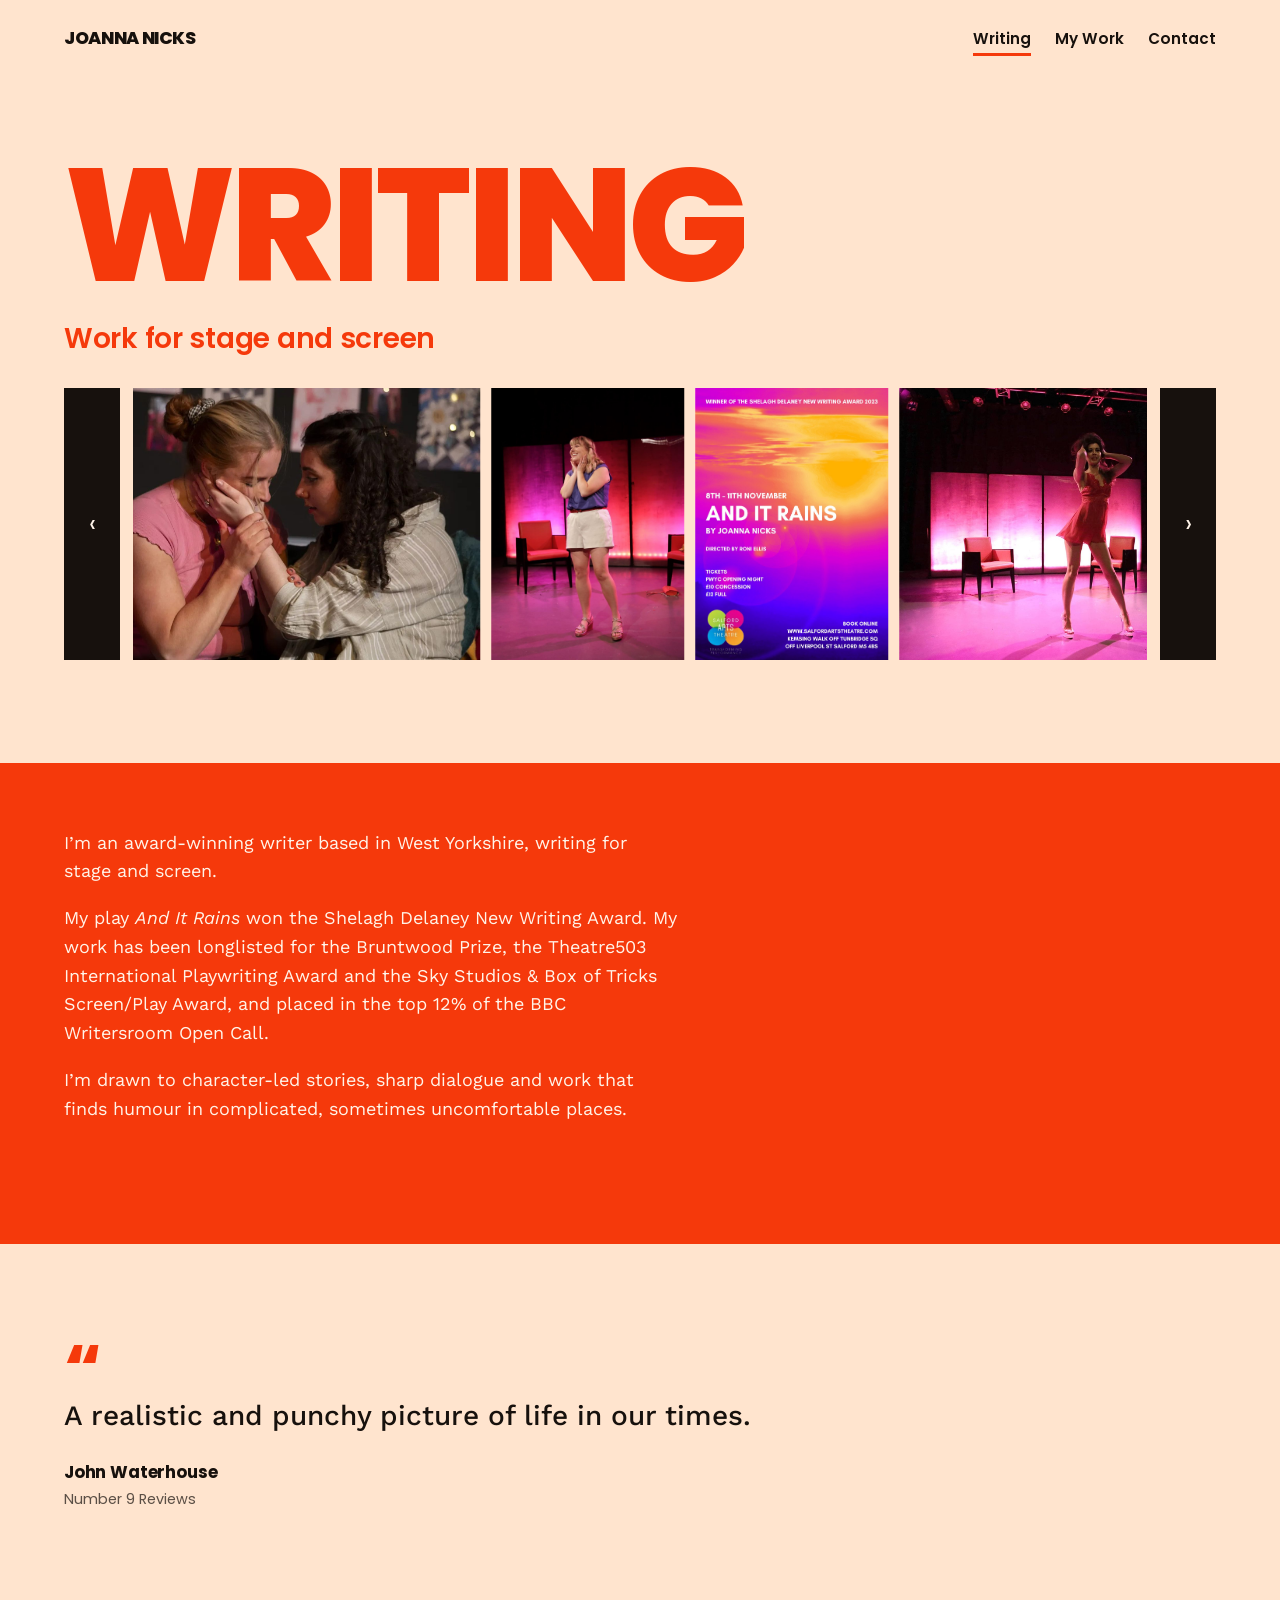
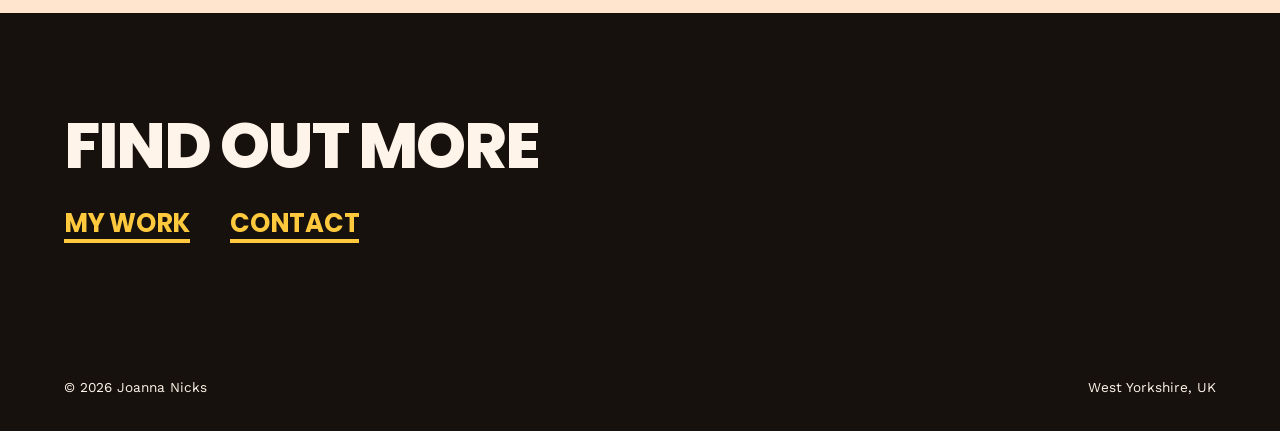
<file: writing.html>
<!doctype html>
<html lang="en-GB">
<head>
<meta charset="utf-8">
<meta name="viewport" content="width=device-width, initial-scale=1">
<title>Writing | Joanna Nicks</title>
<meta name="description" content="Joanna Nicks is an award-winning writer, writing for stage and screen.">
<link rel="preconnect" href="https://fonts.googleapis.com">
<link rel="preconnect" href="https://fonts.gstatic.com" crossorigin>
<link href="https://fonts.googleapis.com/css2?family=Poppins:wght@600;700;800&family=Work+Sans:wght@400;500&display=swap" rel="stylesheet">
<link rel="stylesheet" href="styles.css">
<script>document.documentElement.classList.add('js')</script>
</head>
<body>

<a class="skip" href="#main">Skip to content</a>

<!-- Writer section nav. Only pages from this side of the site belong here.
     Joanna Nicks (top left) is the way back to the homepage. -->
<header class="site">
  <a class="wordmark" href="index.html">Joanna Nicks</a>
  <nav>
    <a href="writing.html" aria-current="page">Writing</a>
    <a href="writing-work.html">My Work</a>
    <a href="writing-contact.html">Contact</a>
  </nav>
</header>

<main id="main">

  <section class="hero hero--tight">
    <h1>Writing</h1>
    <p class="roles">Work for stage and screen</p>
  </section>

  <!-- Image belt, same as the My work page. It drifts right to left on its own,
       pauses on hover, and the arrows scroll it by hand. To add a photo, copy an
       <li> line and set the image's width, height and a description in alt. The
       small script at the foot of the page makes it move; leave it in place. -->
  <section class="band band--peach band--flush-top">
    <div class="belt" data-belt>
      <button class="belt-arrow belt-prev" type="button" aria-label="Scroll images left">&#8249;</button>
      <div class="belt-viewport">
        <ul class="belt-track">
          <li><img src="images/and-it-rains-01.jpg" width="1400" height="933"  alt="Two women on a sofa in And It Rains, one holding the other’s face to comfort her, against a wall of pinned pictures."></li>
          <li><img src="images/fresh-meat-02.jpg"   width="993"  height="1400" alt="A woman in a blue top and white shorts laughing, hands to her face, on a pink-lit stage in Fresh Meat."></li>
          <li><img src="images/and-it-rains-flyer.jpg" width="990" height="1400" alt="And It Rains flyer: a pink and orange sky over the title, Salford Arts Theatre, 8th to 11th November, written by Joanna Nicks."></li>
          <li><img src="images/fresh-meat-01.jpg"   width="1400" height="1057" alt="A performer in a red slip dress dancing centre stage in Fresh Meat under pink lighting, two women watching from the side."></li>
          <li><img src="images/and-it-rains-02.jpg" width="1370" height="1400" alt="Two women in And It Rains sitting back to back on a low stool, warmly lit, with fairy lights and pinned pages behind them."></li>
          <li><img src="images/vignettes-poster.jpg"   width="441" height="624"  alt="Vignettes poster: an evening of six short plays by female playwrights at Hope Mill Theatre, including work by Joanna Nicks."></li>
          <li><img src="images/fresh-meat-03.jpg"   width="1400" height="1092" alt="Two performers on a pink-lit stage in Fresh Meat, one seated and laughing, the other dancing with both arms raised."></li>
          <li><img src="images/and-it-rains-03.jpg" width="333"  height="500"  alt="Close-up of a woman in a pink t-shirt mid-scene in And It Rains, caught between laughing and crying."></li>
        </ul>
      </div>
      <button class="belt-arrow belt-next" type="button" aria-label="Scroll images right">&#8250;</button>
    </div>
  </section>

  <section class="band band--orange band--tight-top">
    <div class="bio">
      <div>
        <p>I’m an award-winning writer based in West Yorkshire, writing for stage and screen.</p>
        <p>My play <em>And It Rains</em> won the Shelagh Delaney New Writing Award. My work has been longlisted for the Bruntwood Prize, the Theatre503 International Playwriting Award and the Sky Studios &amp; Box of Tricks Screen/Play Award, and placed in the top 12% of the BBC Writersroom Open Call.</p>
        <p>I’m drawn to character-led stories, sharp dialogue and work that finds humour in complicated, sometimes uncomfortable places.</p>
      </div>
    </div>
  </section>

  <!-- Press quote. Its own band, set larger than body text for an editorial
       feel. To add another later, copy the whole <figure class="pull-quote">. -->
  <section class="band band--peach">
    <figure class="pull-quote">
      <blockquote>A realistic and punchy picture of life in our times.</blockquote>
      <figcaption>
        <span class="who">John Waterhouse</span>
        <span class="role">Number 9 Reviews</span>
      </figcaption>
    </figure>
  </section>

  <section class="band band--ink">
    <h2>Find out more</h2>
    <div class="next">
      <a href="writing-work.html">My Work</a>
      <a href="writing-contact.html">Contact</a>
    </div>
  </section>

</main>

<footer class="site">
  <span>© 2026 Joanna Nicks</span>
  <span>West Yorkshire, UK</span>
</footer>

<script>
/* Conveyor belt for the images: auto-drifts right to left, pauses on hover, and
   the side arrows scroll it by hand. Plain JavaScript, no libraries. */
(function () {
  var belt = document.querySelector('[data-belt]');
  if (!belt) return;
  var vp = belt.querySelector('.belt-viewport');
  var track = belt.querySelector('.belt-track');
  var reduce = window.matchMedia('(prefers-reduced-motion: reduce)').matches;

  Array.prototype.slice.call(track.children).forEach(function (li) {
    var c = li.cloneNode(true);
    c.setAttribute('aria-hidden', 'true');
    track.appendChild(c);
  });

  var half = 0;
  function measure() { half = track.scrollWidth / 2; }
  measure();
  window.addEventListener('load', measure);
  window.addEventListener('resize', measure);

  // The strip is moved with a CSS transform, not by scrolling the box. Transforms
  // move reliably on phones, where nudging scrollLeft often quietly does nothing.
  var pos = 0;     // how far the strip has moved, in pixels
  var fling = 0;   // extra travel queued by the arrows; it eases out
  var speed = 45;  // auto-drift, pixels per second. Raise this to go faster
  var hovering = false, holdUntil = 0, last = 0;

  belt.addEventListener('mouseenter', function () { hovering = true; });
  belt.addEventListener('mouseleave', function () { hovering = false; });
  belt.addEventListener('focusin', function () { hovering = true; });
  belt.addEventListener('focusout', function () { hovering = false; });

  function frame(now) {
    if (!last) last = now;
    var dt = Math.min((now - last) / 1000, 0.05); // seconds since the last frame
    last = now;

    var move = 0;
    if (!reduce && !hovering && now >= holdUntil) move += speed * dt;
    if (fling) {                                   // arrow taps ease out smoothly
      var d = fling * Math.min(1, dt * 6);
      move += d; fling -= d;
      if (Math.abs(fling) < 0.5) fling = 0;
    }
    if (move && half > 0) {
      pos = (pos + move) % half;
      if (pos < 0) pos += half;
      track.style.transform = 'translateX(' + (-pos) + 'px)';
    }
    requestAnimationFrame(frame);
  }
  requestAnimationFrame(frame);

  function step(dir) {
    fling += dir * Math.min(vp.clientWidth * 0.8, 420);
    holdUntil = performance.now() + 3000; // pause the auto-drift while you look
  }
  belt.querySelector('.belt-prev').addEventListener('click', function () { step(-1); });
  belt.querySelector('.belt-next').addEventListener('click', function () { step(1); });
})();
</script>

<script src="reveal.js" defer></script>

</body>
</html>
</file>
<file: styles.css>
/* ============================================================
   Joanna Nicks: site styles
   Colours and type live here. Change a value once, it changes
   everywhere on the site.
   ============================================================ */

:root {
  --peach:  #FFE4CE;
  --orange: #F5390B;
  --yellow: #FFC93D;
  --ink:    #17110D;
  --cream:  #FFF4E9;

  --measure: 34rem;          /* max line length for body text */
  --pad: clamp(1.5rem, 5vw, 5rem);
}

*, *::before, *::after { box-sizing: border-box; }

html { -webkit-text-size-adjust: 100%; }

body {
  margin: 0;
  background: var(--peach);
  color: var(--ink);
  font-family: "Work Sans", system-ui, sans-serif;
  font-size: clamp(1rem, 0.95rem + 0.3vw, 1.125rem);
  line-height: 1.6;
}

img { max-width: 100%; height: auto; display: block; }

a { color: inherit; }

/* ---------- Type ---------- */

h1, h2, h3, .display, nav a {
  font-family: "Poppins", system-ui, sans-serif;
}

h1 {
  font-weight: 800;
  font-size: clamp(3.2rem, 13vw, 10rem);
  line-height: 0.85;
  letter-spacing: -0.035em;
  margin: 0;
  text-transform: uppercase;
}

h2 {
  font-weight: 800;
  font-size: clamp(2rem, 6vw, 4rem);
  line-height: 0.95;
  letter-spacing: -0.03em;
  margin: 0 0 1.5rem;
  text-transform: uppercase;
}

h3 {
  font-weight: 700;
  font-size: clamp(1.35rem, 2.6vw, 1.9rem);
  line-height: 1.1;
  letter-spacing: -0.02em;
  margin: 0 0 0.15rem;
  text-transform: uppercase;
}

p { max-width: var(--measure); }

/* The bold opening statement on a section front page. One sentence, set large. */
.lede {
  font-family: "Poppins", system-ui, sans-serif;
  font-weight: 600;
  font-size: clamp(1.25rem, 3vw, 2rem);
  line-height: 1.2;
  letter-spacing: -0.02em;
  max-width: 26ch;
}

/* ---------- Bands ---------- */

.band { padding: clamp(3rem, 8vw, 7rem) var(--pad); }
.band--peach  { background: var(--peach);  color: var(--ink); }
.band--orange { background: var(--orange); color: var(--cream); }
.band--cream  { background: var(--cream);  color: var(--ink); }
.band--ink    { background: var(--ink);    color: var(--cream); }

.band--orange a, .band--ink a { color: var(--yellow); }

/* Band whose content sits flush under whatever is above it. */
.band--flush-top { padding-top: 0; }

/* A gentle top gap: less than a full band, more than flush. */
.band--tight-top { padding-top: clamp(1.5rem, 4vw, 3rem); }

/* ---------- Header / nav ---------- */

header.site {
  display: flex;
  flex-wrap: wrap;
  gap: 1rem 2rem;
  align-items: baseline;
  justify-content: space-between;
  padding: 1.5rem var(--pad);
  background: var(--peach);
}

header.site .wordmark {
  font-family: "Poppins", sans-serif;
  font-weight: 800;
  letter-spacing: -0.02em;
  text-transform: uppercase;
  text-decoration: none;
  font-size: 1.1rem;
}

nav { display: flex; gap: 1.5rem; flex-wrap: wrap; }

nav a {
  font-weight: 600;
  font-size: 0.95rem;
  text-decoration: none;
  padding-bottom: 2px;
  border-bottom: 3px solid transparent;
}

nav a:hover, nav a:focus-visible { border-bottom-color: var(--orange); }
nav a[aria-current="page"] { border-bottom-color: var(--orange); }

/* ---------- Hero ---------- */

.hero { padding: clamp(2rem, 6vw, 5rem) var(--pad) clamp(3rem, 9vw, 7rem); }
/* Tight hero: pulls the images up close under the title, near the fold. */
.hero--tight { padding-bottom: clamp(1rem, 3vw, 2rem); }
.hero h1 { color: var(--orange); }

.hero .roles {
  font-family: "Poppins", sans-serif;
  font-weight: 600;
  font-size: clamp(1.1rem, 2.6vw, 1.75rem);
  line-height: 1.25;
  color: var(--orange);
  margin: 1.75rem 0 0;
  letter-spacing: -0.01em;
}

/* The two strands of work on one line, split by a yellow dot; they stack
   into two lines on a narrow screen so nothing runs off the edge. */
.hero .roles .strand { white-space: nowrap; }
.hero .roles .dot { color: var(--yellow); padding: 0 0.5em; font-weight: 800; }

@media (max-width: 40rem) {
  .hero .roles .strand { display: block; }
  .hero .roles .dot { display: none; }
}

/* ---------- Bio band with the big HELLO ---------- */

.bio {
  display: grid;
  gap: clamp(1.5rem, 4vw, 4rem);
  grid-template-columns: 1fr;
}

/* Wide screens: text down the left; HELLO sits directly above the photo in
   the right column, both sharing the photo's left edge. */
@media (min-width: 62rem) {
  .bio {
    grid-template-columns: minmax(0, 1.3fr) minmax(0, 1fr);
    align-items: start;
    column-gap: clamp(2rem, 5vw, 5rem);
    row-gap: clamp(1rem, 2vw, 1.5rem);
  }
  .bio .bio-text  { grid-column: 1; grid-row: 1 / span 2; }
  .bio .shout     { grid-column: 2; grid-row: 1; }
  .bio .bio-photo { grid-column: 2; grid-row: 2; }
}

/* Photo beside the bio. Hard edges, fills its column. */
.bio-photo { width: 100%; height: auto; }

.shout {
  font-family: "Poppins", sans-serif;
  font-weight: 800;
  font-size: clamp(3rem, 10vw, 7rem);
  line-height: 0.85;
  letter-spacing: -0.04em;
  color: var(--yellow);
  text-transform: uppercase;
  margin: 0;
  order: -1;
}

@media (min-width: 62rem) { .shout { order: 0; } }

/* ---------- The fork: two doors ---------- */

.doors {
  display: grid;
  grid-template-columns: 1fr;
}

@media (min-width: 48rem) {
  .doors { grid-template-columns: 1fr 1fr; }
}

.door {
  display: block;
  text-decoration: none;
  padding: clamp(2.5rem, 6vw, 5rem) var(--pad);
  min-height: clamp(16rem, 34vw, 26rem);
  display: flex;
  flex-direction: column;
  justify-content: flex-start;
  transition: background-color 120ms linear;
}

.door--production { background: var(--ink);    color: var(--cream); }
.door--writing    { background: var(--orange); color: var(--cream); }

.door--production:hover, .door--production:focus-visible { background: #000; }
.door--writing:hover,    .door--writing:focus-visible    { background: #D02F06; }

/* Reserve two lines so both door titles start and end at the same height. */
.door h2 { margin-bottom: 0.75rem; min-height: 1.9em; }
.door p { font-size: 0.95rem; max-width: 30ch; opacity: 0.9; margin: 0; }
.door .go {
  font-family: "Poppins", sans-serif;
  font-weight: 700;
  font-size: 0.85rem;
  margin-top: auto;
  padding-top: 1.5rem;
  color: var(--yellow);
  text-transform: uppercase;
  letter-spacing: 0.04em;
}

/* ---------- Onward links inside a section ---------- */

.next {
  display: flex;
  flex-wrap: wrap;
  gap: 1rem 2.5rem;
  margin-top: 2rem;
}

.next a {
  font-family: "Poppins", sans-serif;
  font-weight: 700;
  font-size: clamp(1.1rem, 3vw, 1.6rem);
  line-height: 1.1;
  letter-spacing: -0.01em;
  text-transform: uppercase;
  text-decoration: none;
  border-bottom: 4px solid currentColor;
  padding-bottom: 0.15rem;
}

/* ---------- Work entries and services ---------- */
/* .work is a play on the writing side; .service is an offer on the
   content side. Same shape, so they share the rules. */

.work, .service { border-top: 4px solid currentColor; padding-top: 2rem; margin-top: 3rem; }
.work:first-of-type, .service:first-of-type { margin-top: 0; border-top: 0; padding-top: 0; }

.work .form, .service .form {
  font-family: "Poppins", sans-serif;
  font-weight: 600;
  font-size: 0.9rem;
  opacity: 0.75;
  margin: 0 0 1.25rem;
}

.work .accolade {
  font-family: "Poppins", sans-serif;
  font-weight: 700;
  color: var(--orange);
  margin: 0 0 1.25rem;
  max-width: 30ch;
}

.band--orange .work .accolade, .band--ink .work .accolade { color: var(--yellow); }

/* Play and service titles pick up the orange for a bit of colour. */
.work h3, .service h3 { color: var(--orange); }

blockquote {
  margin: 1.5rem 0 0;
  padding-left: 1.25rem;
  border-left: 4px solid var(--orange);
  max-width: var(--measure);
  font-size: 1.05rem;
}

.band--orange blockquote { border-left-color: var(--yellow); }

blockquote cite {
  display: block;
  font-style: normal;
  font-size: 0.85rem;
  opacity: 0.75;
  margin-top: 0.5rem;
}

/* ---------- Tools & platforms ---------- */
/* Grouped lists on a responsive grid: four columns on a wide screen, two on a
   tablet, one on a phone. Plain text, understated labels, deliberately quieter
   than the service titles above it. */

.toolset {
  display: grid;
  gap: clamp(1.75rem, 4vw, 3rem);
  grid-template-columns: 1fr;
}

@media (min-width: 40rem) {
  .toolset { grid-template-columns: 1fr 1fr; }
}

@media (min-width: 62rem) {
  .toolset { grid-template-columns: repeat(4, 1fr); }
}

/* Category label: small and quiet, an orange rule under it to give structure
   without boxing anything in. */
.toolgroup h3 {
  font-size: 0.8rem;
  font-weight: 700;
  letter-spacing: 0.04em;
  line-height: 1.2;
  color: var(--ink);
  margin: 0 0 0.9rem;
  padding-bottom: 0.55rem;
  border-bottom: 3px solid var(--orange);
}

.tools {
  list-style: none;
  margin: 0;
  padding: 0;
}

.tools li {
  font-size: 0.95rem;
  line-height: 1.4;
  padding: 0.2rem 0;
}

.tools-note {
  margin: clamp(2rem, 5vw, 3rem) 0 0;
  max-width: var(--measure);
  font-size: 0.95rem;
  opacity: 0.8;
}

/* ---------- Pull quote ---------- */
/* A client quote given its own band, set a step larger than body text for an
   editorial feel. A big orange quote mark opens it; the name and role sit
   beneath. To add another, copy the <figure class="pull-quote"> in the page. */

.pull-quote { margin: 0; max-width: 40rem; }

/* Reset the default blockquote look (border-left, measure) for this treatment. */
.pull-quote blockquote {
  margin: 0;
  padding: 0;
  border: 0;
  max-width: none;
  font-weight: 500;
  font-size: clamp(1.3rem, 1vw + 1.05rem, 1.75rem);
  line-height: 1.35;
  text-wrap: balance;
}

/* Big opening quote mark, the single accent on this band. */
.pull-quote blockquote::before {
  content: "\201C";
  display: block;
  font-family: "Poppins", sans-serif;
  font-weight: 800;
  font-size: 4rem;
  line-height: 0.7;
  color: var(--orange);
  margin-bottom: 0.35rem;
}

/* A quote can run to several paragraphs, each its own <p>. */
.pull-quote blockquote p { margin: 0; max-width: none; }
.pull-quote blockquote p + p { margin-top: 0.9em; }

/* Full testimonials (the Testimonials page) run longer than a one-line pull
   quote, so they're set a step smaller to stay comfortable to read. */
.pull-quote--long blockquote {
  font-size: clamp(1.1rem, 0.5vw + 1rem, 1.35rem);
  line-height: 1.5;
  text-wrap: pretty;
}

.pull-quote figcaption {
  margin-top: 1.5rem;
  font-family: "Poppins", sans-serif;
}

.pull-quote .who {
  display: block;
  font-weight: 700;
  font-size: 1.05rem;
  letter-spacing: -0.01em;
}

.pull-quote .role {
  display: block;
  font-size: 0.9rem;
  opacity: 0.7;
  margin-top: 0.15rem;
}

/* ---------- Wider reading width on desktop ---------- */
/* On a phone the text already runs the full width. On a wide screen a 34rem
   column sits lost against the empty space to its right and makes the page
   taller than it needs to be, so the reading width opens out. The bio,
   services, work entries and quotes all key off these, so it stays consistent.
   The two-column bio is capped by its grid column, so it just fills it. */
@media (min-width: 62rem) {
  :root { --measure: 52rem; }
  .lede { max-width: 40ch; }
  .pull-quote { max-width: 56rem; }
}

/* ---------- Production belt (conveyor) ---------- */
/* A strip of photos that drifts sideways; the script at the foot of
   writing-work.html moves it and the arrows scroll it by hand. */

.belt {
  display: flex;
  align-items: stretch;
  gap: clamp(0.4rem, 1.2vw, 0.8rem);
}

.belt-viewport {
  overflow: hidden;
  flex: 1;
}

.belt-track {
  display: flex;
  gap: clamp(0.4rem, 1vw, 0.7rem);
  margin: 0;
  padding: 0;
  list-style: none;
}

.belt-track li { flex: 0 0 auto; }

.belt-track img {
  height: clamp(10rem, 24vw, 17rem);
  width: auto;
  max-width: none;
  display: block;
}

/* Hard-edged square arrows, in the ink/cream palette. */
.belt-arrow {
  flex: 0 0 auto;
  width: clamp(2.5rem, 5vw, 3.5rem);
  border: 0;
  background: var(--ink);
  color: var(--cream);
  font-family: "Poppins", sans-serif;
  font-size: 1.6rem;
  line-height: 1;
  cursor: pointer;
}

.belt-arrow:hover, .belt-arrow:focus-visible { background: var(--orange); }

@media (prefers-reduced-motion: reduce) {
  /* No auto-drift; the arrows still work. */
  .belt-viewport { scroll-behavior: auto; }
}

/* ---------- Production gallery (filled mosaic) ---------- */
/* Each row stretches to both edges; within a row every photo is the same
   height but keeps its own width, so the block reads as a mixed collage the
   way it did on the old site. --ar on each image is its width ÷ height. */

.gallery {
  display: flex;
  flex-wrap: wrap;
  gap: clamp(0.4rem, 1vw, 0.7rem);
}

.gallery img {
  --ar: 1.4;
  flex-grow: var(--ar);
  flex-basis: calc(var(--ar) * 14rem);
  width: 0;
  min-width: 40%;
  aspect-ratio: var(--ar);
  object-fit: cover;
  height: auto;
}

/* Stops the final row from stretching its few photos out of proportion. */
.gallery::after { content: ""; flex-grow: 1000000; }

@media (min-width: 48rem) {
  .gallery img { min-width: 0; flex-basis: calc(var(--ar) * 13rem); }
}

/* ---------- Portfolio / embed slots ---------- */

.grid {
  display: grid;
  gap: clamp(1.5rem, 3vw, 2.5rem);
  grid-template-columns: repeat(auto-fit, minmax(min(100%, 20rem), 1fr));
  margin-top: 2.5rem;
}

.embed {
  aspect-ratio: 16 / 9;
  width: 100%;
  border: 0;
  background: var(--ink);
}

.placeholder {
  aspect-ratio: 16 / 9;
  display: flex;
  align-items: center;
  justify-content: center;
  text-align: center;
  padding: 1.5rem;
  background: repeating-linear-gradient(
    45deg, rgba(0,0,0,0.06) 0 12px, transparent 12px 24px
  ), var(--peach);
  outline: 3px dashed var(--orange);
  outline-offset: -3px;
  font-family: "Poppins", sans-serif;
  font-weight: 600;
  font-size: 0.9rem;
  color: var(--orange);
}

.caption { margin: 0.75rem 0 0; font-size: 0.95rem; }
.caption strong { font-family: "Poppins", sans-serif; }

/* A featured image or embed with a caption under it. On its own it sits apart
   from the text above; inside a .grid the grid's own gap spaces it instead. */
figure.media { margin: 2.5rem 0 0; }
figure.media img { width: 100%; height: auto; }
.grid figure.media { margin: 0; }

/* A landscape screengrab or a 16:9 video kept to a modest width, so it sits
   alongside the writing instead of filling the whole band. */
figure.media--small { max-width: 32rem; }

/* Vertical short-form clips (Reels / Shorts) shown at their true 9:16, sat in a
   row that wraps. Two side by side on anything wider than a phone, capped so a
   tall video never dominates the band; they stack and fill on a phone. */
.embed--vertical { aspect-ratio: 9 / 16; }

.clips { display: flex; flex-wrap: wrap; gap: clamp(1rem, 3vw, 2rem); margin-top: 2.5rem; }
.clips figure { margin: 0; width: 100%; max-width: 17rem; }
.clips figcaption { margin-top: 0.75rem; font-size: 0.95rem; }

@media (min-width: 34rem) {
  .clips figure { width: calc(50% - 1rem); max-width: 15rem; }
}

/* Podcast episode players (Apple Podcasts / Spotify). Fixed-height audio
   widgets, not 16:9 video, so they keep their own sizing. Two side by side on
   a wider screen, stacked on a phone. To add or change an episode, edit the
   src of an <iframe>. For Apple, the ?i= number is the episode id. */
.episodes {
  display: grid;
  gap: clamp(1rem, 2.5vw, 1.75rem);
  grid-template-columns: 1fr;
  margin-top: 2rem;
}

@media (min-width: 48rem) { .episodes { grid-template-columns: 1fr 1fr; } }

.episodes iframe { width: 100%; height: 175px; border: 0; background: transparent; }

/* A compact strip of square social assets: three across and kept small so it
   never dominates the strand. It scales down with the screen rather than
   wrapping, so the three stay on one line. To add another, copy a <figure>. */
.social {
  display: grid;
  grid-template-columns: repeat(3, 1fr);
  gap: clamp(0.6rem, 2vw, 1.1rem);
  margin-top: 2.5rem;
  max-width: 42rem;
}
.social figure { margin: 0; }
.social img { width: 100%; height: auto; }
.social figcaption { margin-top: 0.6rem; font-size: 0.85rem; }

/* Four posts read better as a 2 x 2 block than as a row of three with one
   stranded underneath, and at this size the screenshots sit close to their
   true width instead of being squeezed. */
.social--pairs { grid-template-columns: repeat(2, 1fr); }

/* ---------- Case-study credits line ---------- */
/* The strip of disciplines under a client name on a portfolio case study. */
.credits {
  font-family: "Poppins", system-ui, sans-serif;
  font-weight: 600;
  font-size: clamp(0.85rem, 0.8rem + 0.3vw, 1rem);
  line-height: 1.45;
  letter-spacing: -0.01em;
  margin: 0 0 1.5rem;
  max-width: 48rem;
}

/* ---------- Stats row ---------- */
/* Big flat figures on a rule, four across on a wide screen, two on a tablet,
   one on a phone, the same responsive shape as the tools grid. To add one,
   copy a <div class="stat"> block. */
.stats {
  display: grid;
  gap: clamp(1.5rem, 3vw, 2.5rem);
  grid-template-columns: 1fr;
  margin: clamp(2.5rem, 5vw, 3.5rem) 0;
}

@media (min-width: 40rem) { .stats { grid-template-columns: 1fr 1fr; } }
@media (min-width: 62rem) { .stats { grid-template-columns: repeat(4, 1fr); } }
@media (min-width: 62rem) { .stats--three { grid-template-columns: repeat(3, 1fr); } }

.stat { border-top: 4px solid var(--orange); padding-top: 1.25rem; }
.band--ink .stat, .band--orange .stat { border-top-color: var(--yellow); }

.stat .figure {
  font-family: "Poppins", system-ui, sans-serif;
  font-weight: 800;
  font-size: clamp(1.5rem, 1.2rem + 1.2vw, 2.1rem);
  line-height: 0.95;
  letter-spacing: -0.02em;
  color: var(--orange);
}

.band--ink .stat .figure, .band--orange .stat .figure { color: var(--yellow); }

.stat .label { margin: 0.6rem 0 0; font-size: 0.95rem; max-width: 24ch; }

/* ---------- Case study on any band ---------- */
/* A whole client sits in one band so it reads as a single section; the next
   client is the next band and colour. These keep the pieces legible whichever
   colour that band is: on an orange band the orange strand titles and quote
   mark would vanish, so they switch to yellow. */
.band--orange .work h3, .band--orange .service h3 { color: var(--yellow); }
.band--orange .pull-quote blockquote::before { color: var(--yellow); }

/* The closing client quote, set off from the work strands above it. */
.work + .pull-quote { margin-top: clamp(2.5rem, 6vw, 4rem); }

/* ---------- Contact ---------- */

.contact h2 {
  font-size: clamp(3rem, 13vw, 9rem);
  line-height: 0.85;
  color: var(--orange);
}

.band--ink.contact h2 { color: var(--yellow); }

/* A secondary line under the big contact email, e.g. a direct address. */
.contact .also { margin-top: 1.75rem; }

.contact .email {
  font-family: "Poppins", sans-serif;
  font-weight: 700;
  font-size: clamp(1.1rem, 3vw, 1.8rem);
  display: inline-block;
  margin-top: 1rem;
  letter-spacing: -0.01em;
}

footer.site {
  padding: 2rem var(--pad);
  background: var(--ink);
  color: var(--cream);
  font-size: 0.85rem;
  display: flex;
  flex-wrap: wrap;
  gap: 1rem 2rem;
  justify-content: space-between;
}

/* ---------- Accessibility ---------- */

:focus-visible { outline: 3px solid var(--ink); outline-offset: 3px; }
.band--ink :focus-visible, .band--orange :focus-visible { outline-color: var(--yellow); }

@media (prefers-reduced-motion: reduce) {
  * { transition: none !important; animation: none !important; }
}

.skip {
  position: absolute;
  left: -9999px;
  background: var(--ink);
  color: var(--cream);
  padding: 0.75rem 1rem;
}
.skip:focus { left: var(--pad); top: 0.5rem; z-index: 10; }

/* ---------- Jump-to index ----------
   The list of case studies under the hero on the portfolio page. Each item
   links to a client's <section> by its id. Styled off the same orange rules
   as the work strands, so it reads as part of the page, not a widget. */

.index {
  display: block;                   /* the site nav is a flex row; this isn't */
  max-width: var(--measure);
  margin: clamp(2.5rem, 6vw, 4rem) 0 0;
}

.index h2 {
  font-size: 0.95rem;
  line-height: 1.3;
  letter-spacing: 0.06em;
  font-weight: 700;
  color: var(--orange);
  margin: 0 0 0.75rem;
}

.index ol {
  list-style: none;
  margin: 0;
  padding: 0;
  counter-reset: casestudy;
}

.index li {
  border-top: 4px solid var(--orange);
  counter-increment: casestudy;
}

.index li:last-child { border-bottom: 4px solid var(--orange); }

.index a {
  display: grid;
  grid-template-columns: 2.25rem 1fr;
  align-items: baseline;
  padding: 0.8rem 0 0.9rem;         /* a tall row, so it's an easy tap target */
  border-bottom: 0;
  font-family: "Poppins", system-ui, sans-serif;
  text-decoration: none;
  color: var(--orange);
}

.index a::before {
  content: counter(casestudy, decimal-leading-zero);
  font-size: 0.8rem;
  font-weight: 600;
  letter-spacing: 0.04em;
  opacity: 0.55;
}

.index .name {
  font-weight: 700;
  font-size: clamp(1.1rem, 2.3vw, 1.45rem);
  line-height: 1.1;
  letter-spacing: -0.02em;
  text-transform: uppercase;
}

.index a:hover, .index a:focus-visible { background: var(--yellow); color: var(--ink); }

/* ---------- Scroll reveal ---------- */
/* Content starts nudged down and faded out, then eases into place as it
   enters the viewport. reveal.js does the watching and adds `.is-in`.
   The hidden state only applies once reveal.js has marked <html> with the
   `js` class, so with JavaScript off the page shows normally. `.is-in`
   uses !important so it always wins over the more specific hidden rules. */
.js .hero h1,
.js .hero .roles,
.js .index,
.js .bio-text > p,
.js .shout,
.js .bio-photo,
.js .door,
.js .lede,
.js .pull-quote,
.js .work,
.js .service,
.js .toolgroup,
.js .tools-note,
.js .stat,
.js .grid > *,
.js .next,
.js .contact h2,
.js .contact > p,
.js .contact .email {
  opacity: 0;
  transform: translateY(24px);
  transition: opacity 0.7s cubic-bezier(0.16, 0.7, 0.3, 1),
              transform 0.7s cubic-bezier(0.16, 0.7, 0.3, 1);
}

.js .is-in { opacity: 1 !important; transform: none !important; }

/* Anyone who prefers reduced motion: no movement, nothing hidden. */
@media (prefers-reduced-motion: reduce) {
  .js .hero h1,
  .js .hero .roles,
  .js .index,
  .js .bio-text > p,
  .js .shout,
  .js .bio-photo,
  .js .door,
  .js .lede,
  .js .pull-quote,
  .js .work,
  .js .service,
  .js .toolgroup,
  .js .tools-note,
  .js .stat,
  .js .grid > *,
  .js .next,
  .js .contact h2,
  .js .contact > p,
  .js .contact .email {
    opacity: 1;
    transform: none;
    transition: none;
  }
}
</file>
